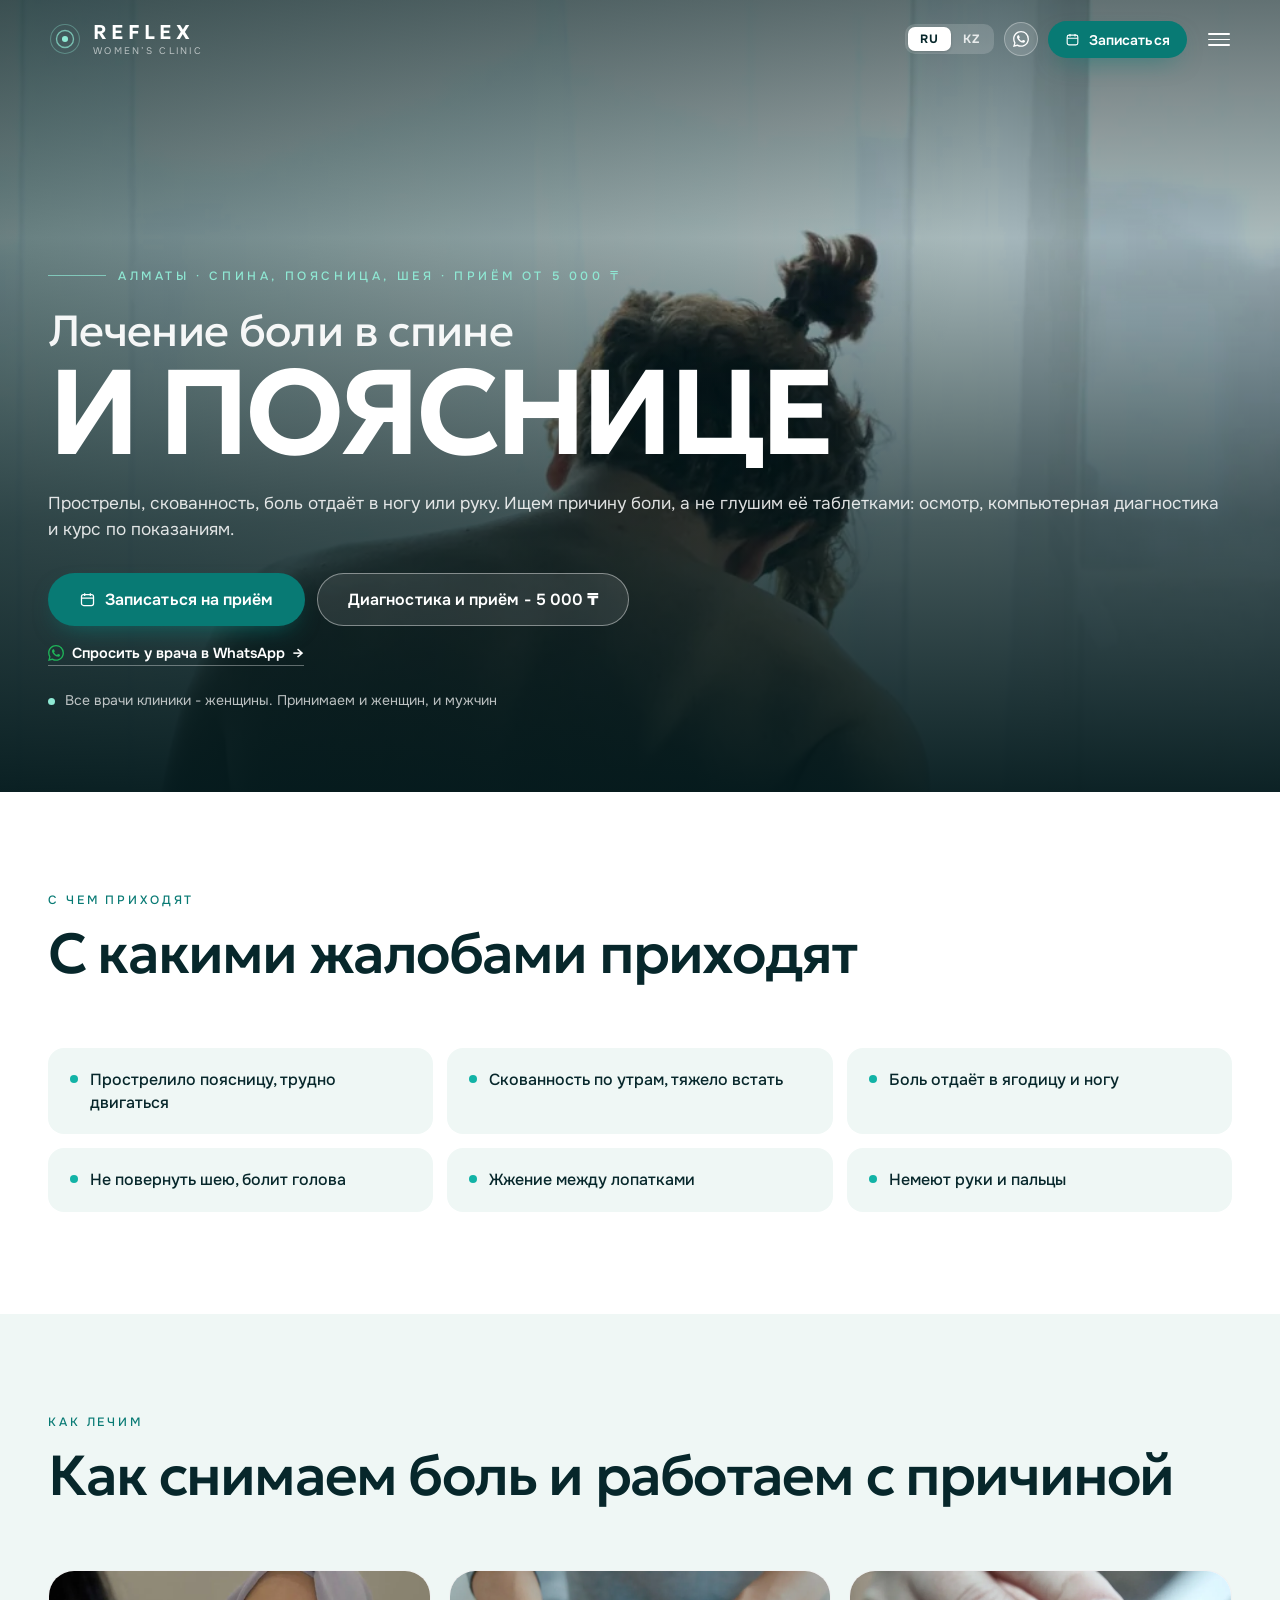
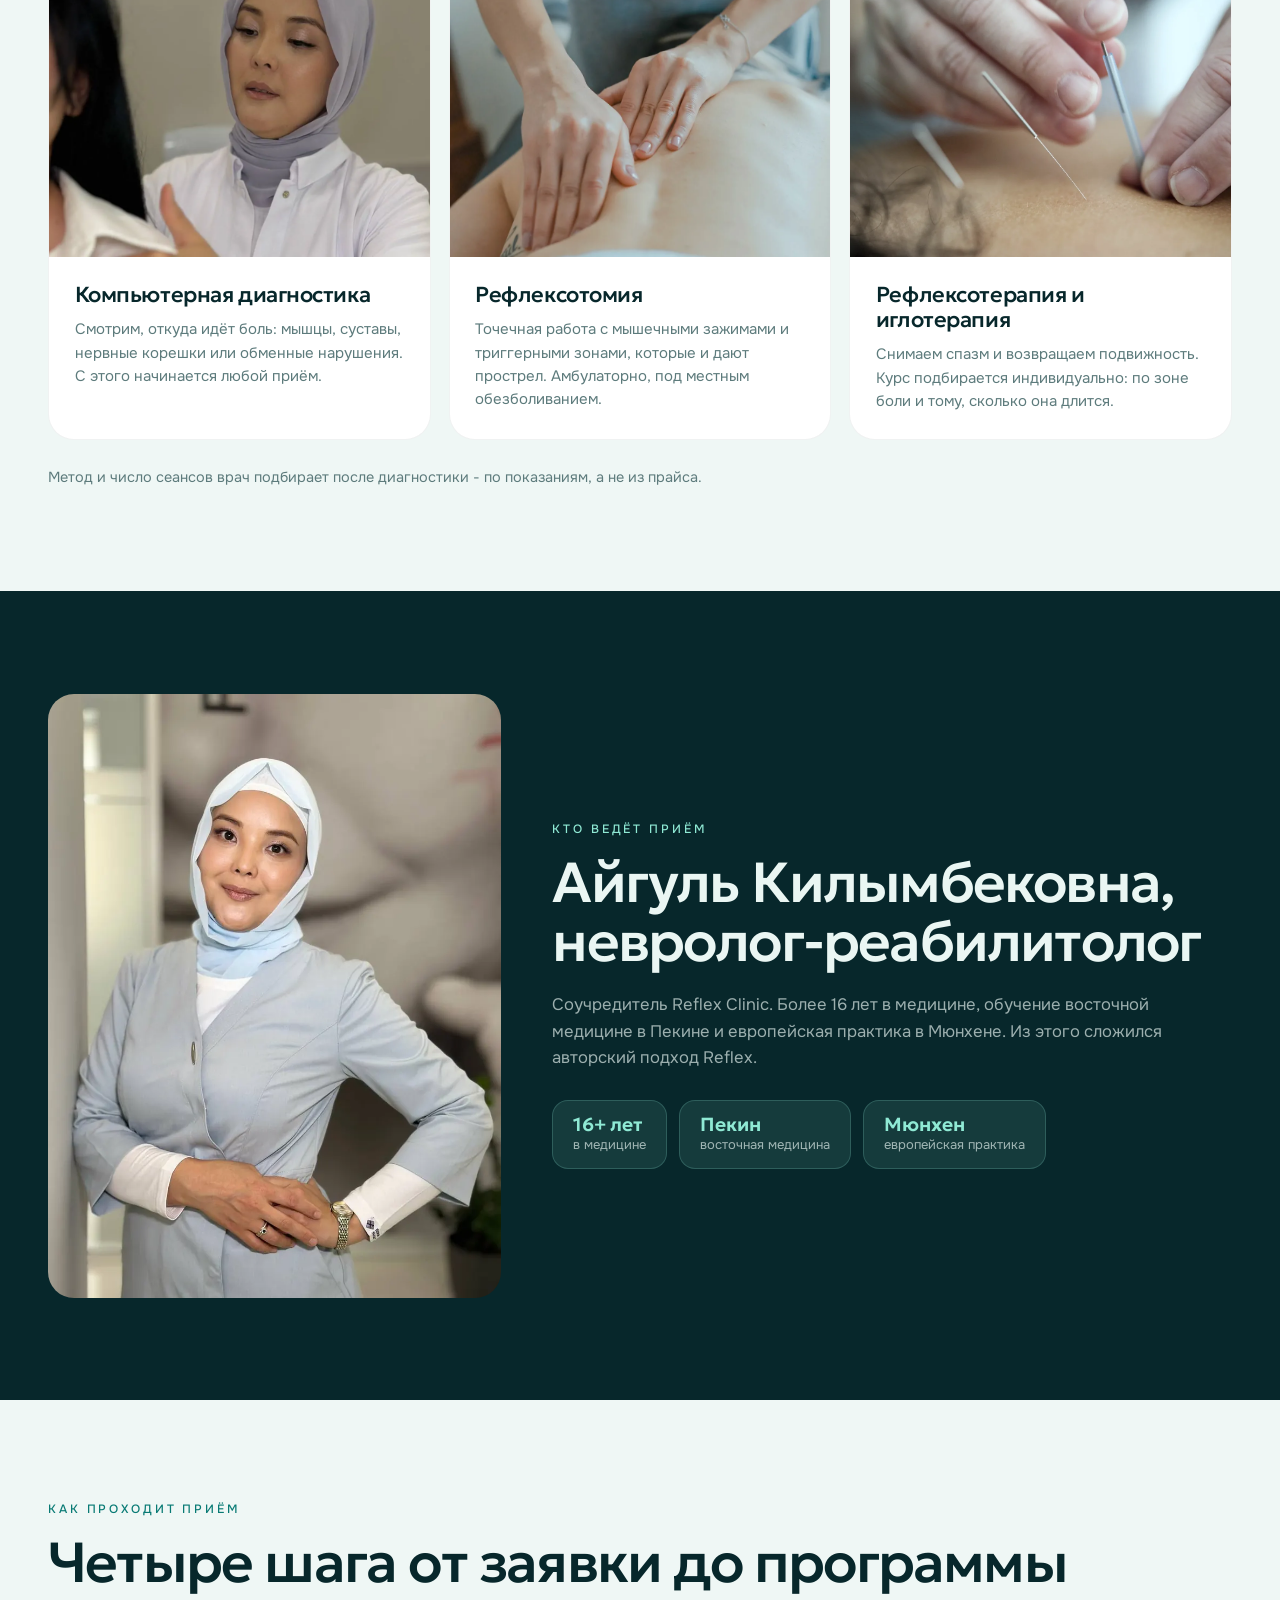
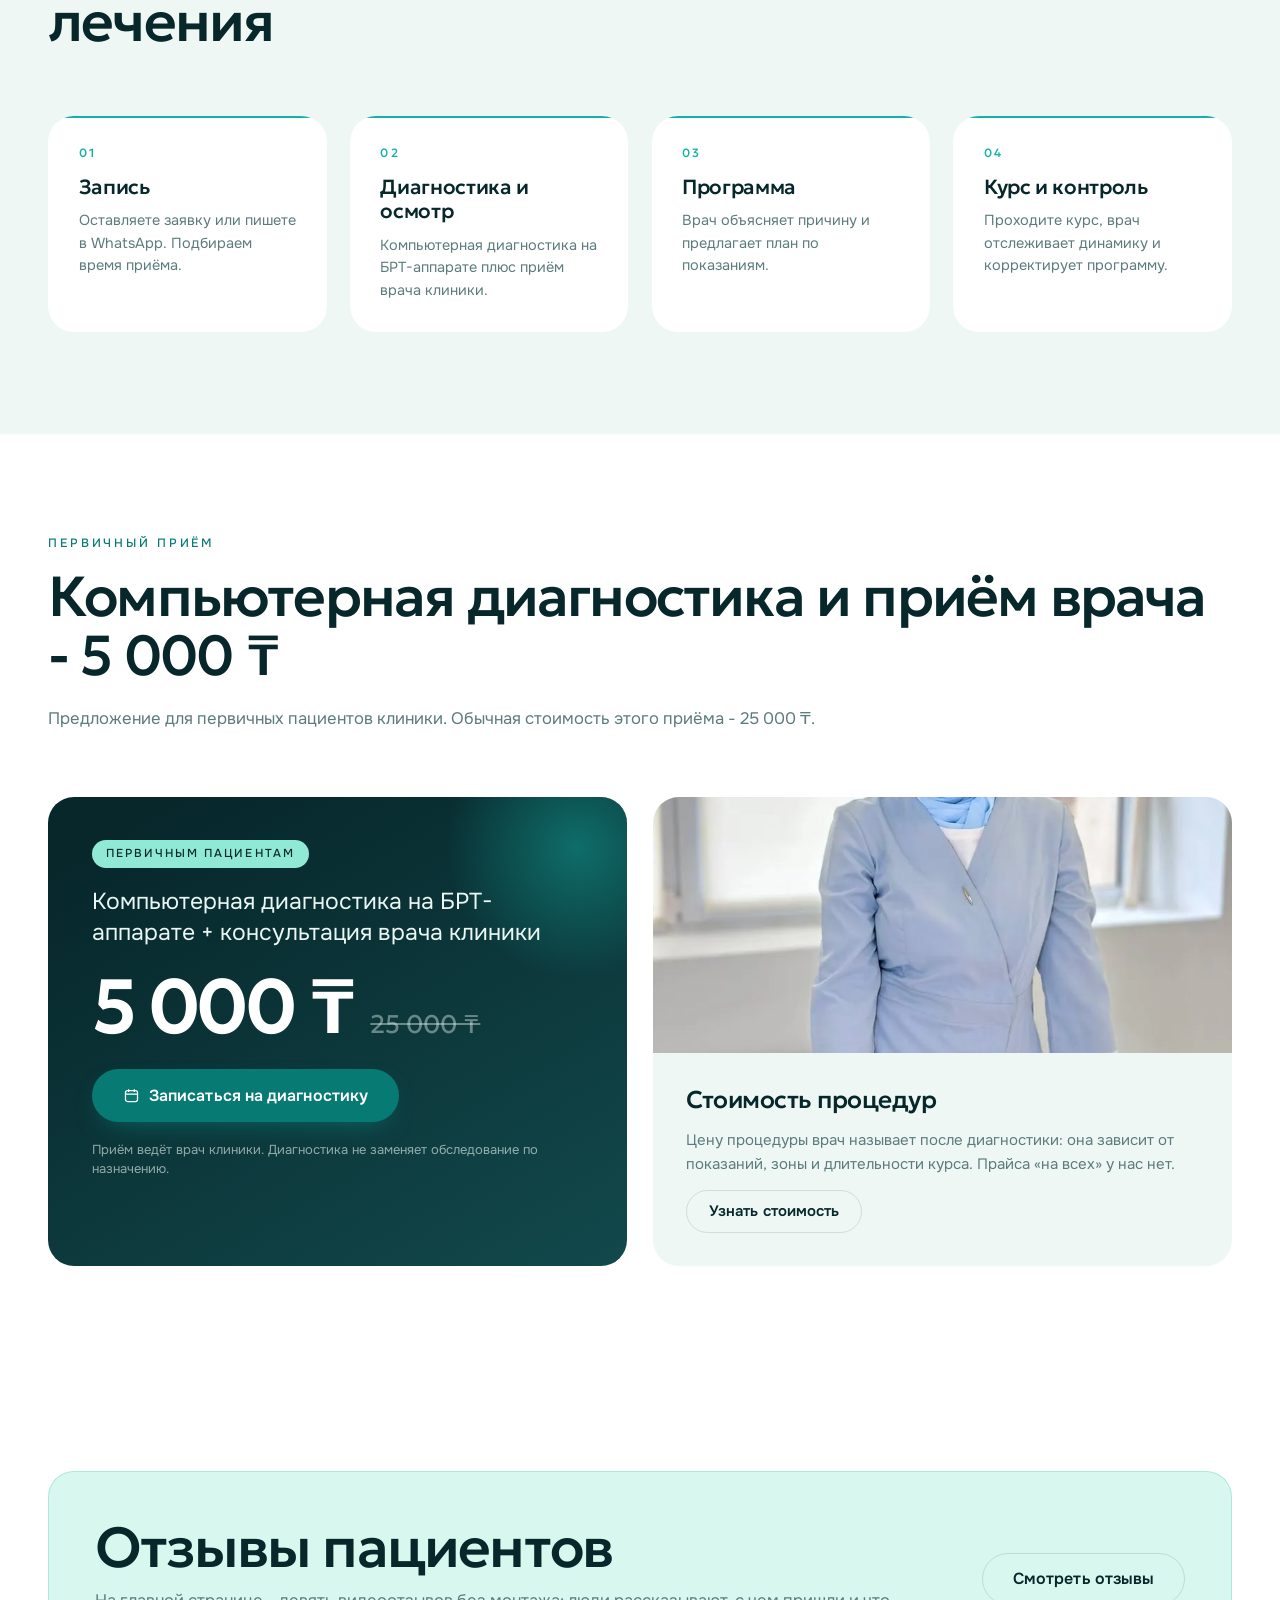
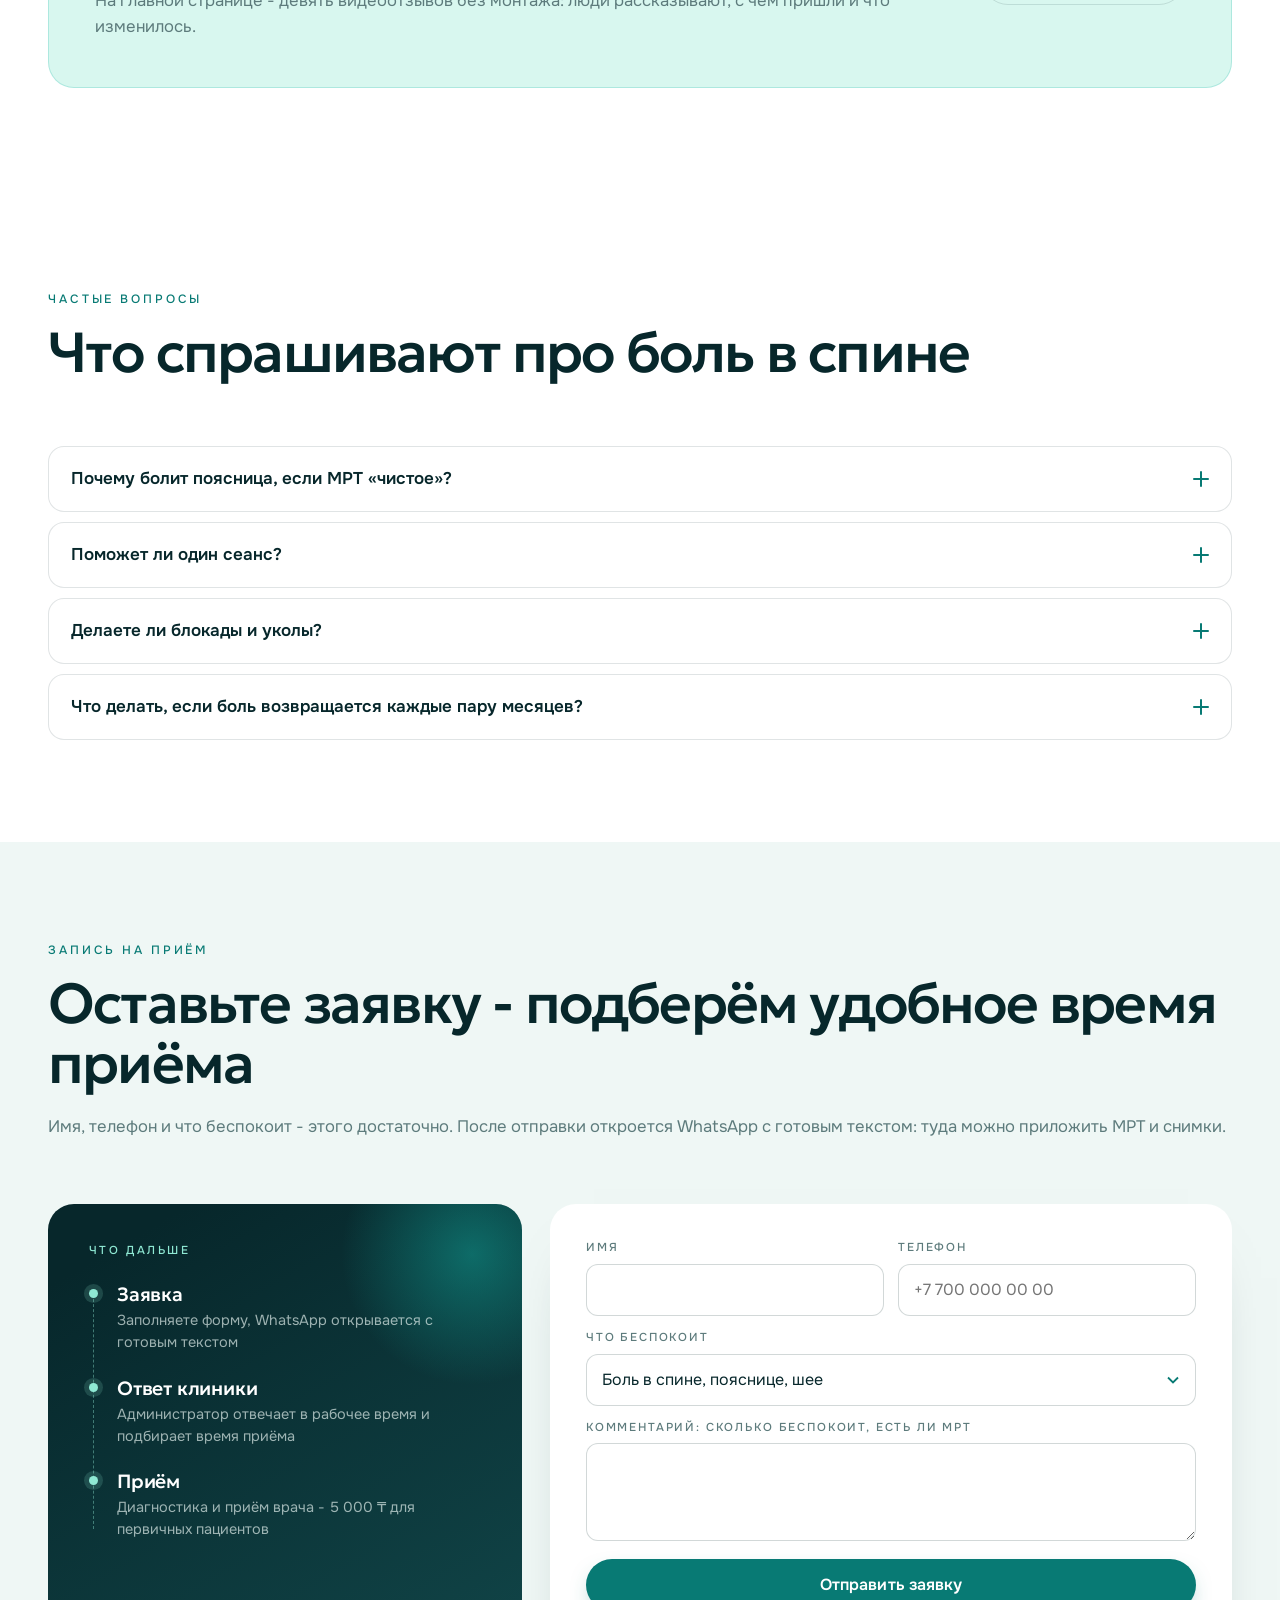
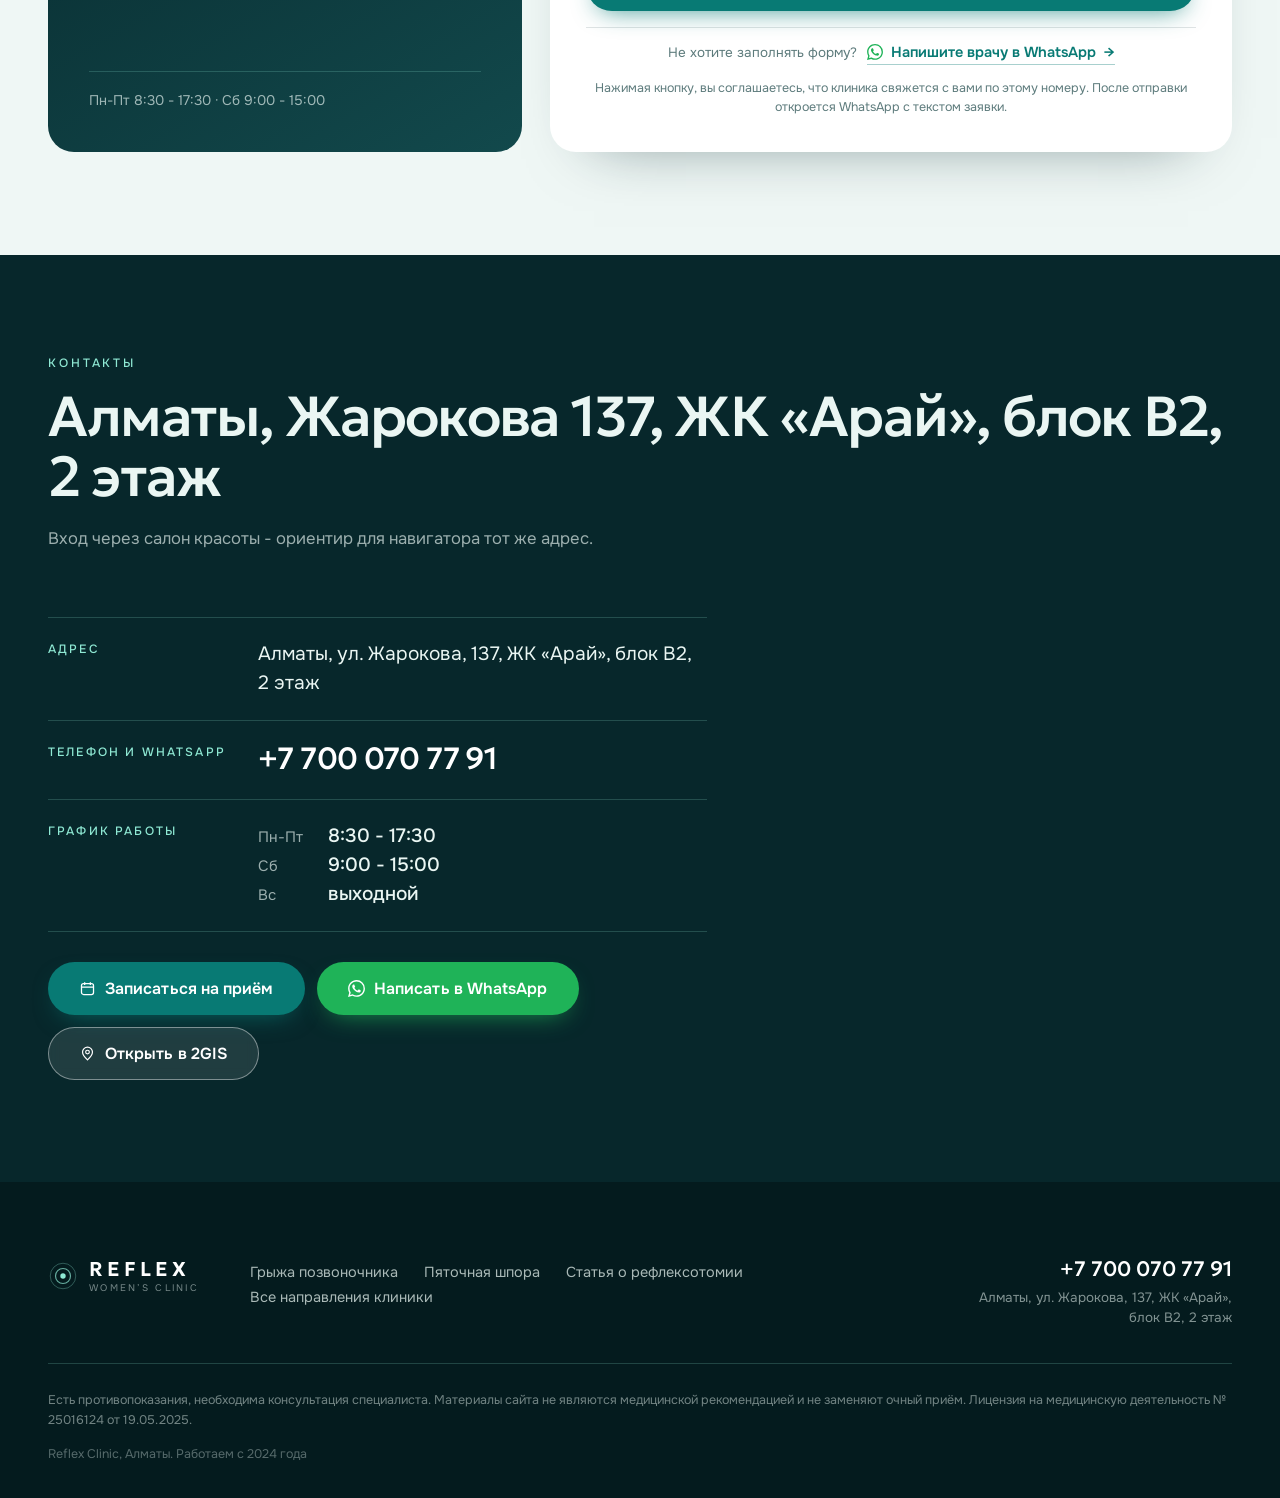
<file: bol-v-spine/index.html>
<!DOCTYPE html>
<html lang="ru">
<head>
<meta charset="UTF-8">
<meta name="viewport" content="width=device-width, initial-scale=1.0">
<title>Лечение боли в спине и пояснице в Алматы - Reflex Clinic</title>
<meta name="description" content="Лечение боли в спине, пояснице и шее в Алматы: прострелы, скованность, боль отдаёт в ногу, немеют пальцы. Рефлексотомия и рефлексотерапия, врач-невролог с опытом 16+ лет. Диагностика и приём - 5 000 ₸.">
<link rel="canonical" href="https://reflex-clinic.kz/bol-v-spine/">
<meta name="theme-color" content="#07272B">
<meta name="format-detection" content="telephone=no">
<meta property="og:type" content="website">
<meta property="og:site_name" content="Reflex Clinic">
<meta property="og:title" content="Лечение боли в спине и пояснице в Алматы - Reflex Clinic">
<meta property="og:description" content="Лечение боли в спине, пояснице и шее в Алматы: прострелы, скованность, боль отдаёт в ногу, немеют пальцы. Рефлексотомия и рефлексотерапия, врач-невролог с опытом 16+ лет. Диагностика и приём - 5 000 ₸">
<meta property="og:url" content="https://reflex-clinic.kz/bol-v-spine/">
<meta property="og:image" content="https://reflex-clinic.kz/assets/og-image.jpg">
<meta property="og:image:width" content="1200">
<meta property="og:image:height" content="630">
<meta property="og:locale" content="ru_RU">
<link rel="icon" href="../favicon.ico" sizes="any">
<link rel="preconnect" href="https://fonts.googleapis.com">
<link rel="preconnect" href="https://fonts.gstatic.com" crossorigin>
<link href="https://fonts.googleapis.com/css2?family=Geologica:wght@300;400;500;600;700&family=Onest:wght@400;500;600;700&display=swap" rel="stylesheet">
<link rel="preload" as="image" href="../assets/back.webp" fetchpriority="high">
<script>
(function () {
  var ID = 'AW-18437797005';
  /* lead - «Контакт» (отправленная заявка), wa - «WhatsApp с сайта» (клик по кнопке) */
  var LABELS = { lead: 'PWQwCJ6ko_EcEI3p6ddE', wa: 'u9JPCLC1gYEdEI3p6ddE' };
  window.gadsConvert = function () {};
  if (!/^AW-\d+$/.test(ID)) return;
  window.dataLayer = window.dataLayer || [];
  function gtag() { dataLayer.push(arguments); }
  window.gtag = gtag;
  gtag('js', new Date());
  gtag('config', ID);
  var s = document.createElement('script');
  s.async = true;
  s.src = 'https://www.googletagmanager.com/gtag/js?id=' + ID;
  document.head.appendChild(s);
  window.gadsConvert = function (kind) {
    if (!LABELS[kind]) return;
    gtag('event', 'conversion', { send_to: ID + '/' + LABELS[kind], value: 1.0, currency: 'USD' });
  };
})();
</script>
<script src="https://lead-bot.sultan-askarov-kz.workers.dev/t.js" data-site="reflexclinic" defer></script>
<link rel="stylesheet" href="../styles.css?v=20260922-1">
<script type="application/ld+json">
{"@context":"https://schema.org","@graph":[
{"@type":"MedicalWebPage","name":"Лечение боли в спине и пояснице в Алматы - Reflex Clinic","url":"https://reflex-clinic.kz/bol-v-spine/","description":"Лечение боли в спине, пояснице и шее в Алматы: прострелы, скованность, боль отдаёт в ногу, немеют пальцы. Рефлексотомия и рефлексотерапия, врач-невролог с опытом 16+ лет. Диагностика и приём - 5 000 ₸.",
 "inLanguage":"ru","about":{"@type":"MedicalCondition","name":"Лечение боли в спине и пояснице"},
 "isPartOf":{"@type":"WebSite","name":"Reflex Clinic","url":"https://reflex-clinic.kz/"}},
{"@type":"MedicalClinic","name":"Reflex Clinic","url":"https://reflex-clinic.kz/","telephone":"+7 700 070 77 91",
 "address":{"@type":"PostalAddress","streetAddress":"ул. Жарокова, 137, ЖК «Арай», блок В2, 2 этаж","addressLocality":"Алматы","addressCountry":"KZ"},
 "openingHoursSpecification":[
  {"@type":"OpeningHoursSpecification","dayOfWeek":["Monday","Tuesday","Wednesday","Thursday","Friday"],"opens":"08:30","closes":"17:30"},
  {"@type":"OpeningHoursSpecification","dayOfWeek":["Saturday"],"opens":"09:00","closes":"15:00"}]},
{"@type":"BreadcrumbList","itemListElement":[
 {"@type":"ListItem","position":1,"name":"Reflex Clinic","item":"https://reflex-clinic.kz/"},
 {"@type":"ListItem","position":2,"name":"Боль в спине и пояснице","item":"https://reflex-clinic.kz/bol-v-spine/"}]},
{"@type":"FAQPage","mainEntity":[{"@type":"Question","name":"Почему болит поясница, если МРТ «чистое»?","acceptedAnswer":{"@type":"Answer","text":"Боль часто даёт не сам диск, а мышцы, суставы позвоночника и нервные корешки вокруг. Поэтому врач смотрит не только снимок, но и то, как вы двигаетесь и где болит при нажатии."}},{"@type":"Question","name":"Поможет ли один сеанс?","acceptedAnswer":{"@type":"Answer","text":"Острую боль часто удаётся заметно уменьшить в первые приёмы, но чтобы она не вернулась, нужен курс. Сколько именно - врач скажет после диагностики."}},{"@type":"Question","name":"Делаете ли блокады и уколы?","acceptedAnswer":{"@type":"Answer","text":"Клиника работает рефлекторными методами: рефлексотомия, рефлексотерапия, иглотерапия. Назначение делает врач на приёме, по показаниям."}},{"@type":"Question","name":"Что делать, если боль возвращается каждые пару месяцев?","acceptedAnswer":{"@type":"Answer","text":"Это повод разобраться с причиной, а не снимать обострение обезболивающим. На приёме смотрим, что именно перегружено, и даём рекомендации на каждый день."}}]}
]}
</script>
</head>
<body id="top" class="page-lp">

<svg width="0" height="0" style="position:absolute" aria-hidden="true">
  <symbol id="ic-wa" viewBox="0 0 24 24"><path fill="currentColor" d="M17.472 14.382c-.297-.149-1.758-.867-2.03-.967-.273-.099-.471-.148-.67.15-.197.297-.767.966-.94 1.164-.173.199-.347.223-.644.075-.297-.15-1.255-.463-2.39-1.475-.883-.788-1.48-1.761-1.653-2.059-.173-.297-.018-.458.13-.606.134-.133.298-.347.446-.52.149-.174.198-.298.298-.497.099-.198.05-.371-.025-.52-.075-.149-.669-1.612-.916-2.207-.242-.579-.487-.5-.669-.51-.173-.008-.371-.01-.57-.01-.198 0-.52.074-.792.372-.272.297-1.04 1.016-1.04 2.479 0 1.462 1.065 2.875 1.213 3.074.149.198 2.096 3.2 5.077 4.487.709.306 1.262.489 1.694.625.712.227 1.36.195 1.871.118.571-.085 1.758-.719 2.006-1.413.248-.694.248-1.289.173-1.413-.074-.124-.272-.198-.57-.347m-5.421 7.403h-.004a9.87 9.87 0 0 1-5.031-1.378l-.361-.214-3.741.982.998-3.648-.235-.374a9.86 9.86 0 0 1-1.51-5.26c.001-5.45 4.436-9.884 9.888-9.884 2.64 0 5.122 1.03 6.988 2.898a9.825 9.825 0 0 1 2.893 6.994c-.003 5.45-4.437 9.884-9.885 9.884m8.413-18.297A11.815 11.815 0 0 0 12.05 0C5.495 0 .16 5.335.157 11.892c0 2.096.547 4.142 1.588 5.945L.057 24l6.305-1.654a11.882 11.882 0 0 0 5.683 1.448h.005c6.554 0 11.89-5.335 11.893-11.893a11.821 11.821 0 0 0-3.48-8.413Z"/></symbol>
  <symbol id="ic-tel" viewBox="0 0 24 24"><path fill="none" stroke="currentColor" stroke-width="1.7" stroke-linecap="round" stroke-linejoin="round" d="M5 3h3.5l1.8 4.4-2.2 1.6a12 12 0 0 0 6.9 6.9l1.6-2.2L21 15.5V19a2 2 0 0 1-2.2 2A17 17 0 0 1 3 5.2 2 2 0 0 1 5 3Z"/></symbol>
  <symbol id="ic-cal" viewBox="0 0 24 24"><path fill="none" stroke="currentColor" stroke-width="1.8" stroke-linecap="round" stroke-linejoin="round" d="M3.5 8.5a3 3 0 0 1 3-3h11a3 3 0 0 1 3 3v9a3 3 0 0 1-3 3h-11a3 3 0 0 1-3-3zM3.5 10h17M8 3v4M16 3v4"/></symbol>
</svg>

<a class="skip" href="#simptomy">Перейти к содержанию</a>

<!-- ================= ШАПКА ================= -->
<header class="hdr" id="hdr">
  <div class="hdr-in">
    <a class="logo" href="../" aria-label="Reflex Clinic, на главную">
      <span class="logo-mark" aria-hidden="true">
        <svg viewBox="0 0 40 40" width="34" height="34"><circle cx="20" cy="20" r="17" fill="none" stroke="currentColor" stroke-width="1.2" opacity=".35"/><circle cx="20" cy="20" r="10" fill="none" stroke="currentColor" stroke-width="1.6" opacity=".7"/><circle cx="20" cy="20" r="3.6" fill="currentColor"/></svg>
      </span>
      <span class="logo-txt">
        <span class="logo-word">REFLEX</span>
        <span class="logo-sub">Women&rsquo;s Clinic</span>
      </span>
    </a>

    <nav class="nav" aria-label="Разделы страницы">
      <a href="#simptomy" data-i="nav_sym">Симптомы</a>
      <a href="#kak-lechim" data-i="nav_how">Как лечим</a>
      <a href="#ceny" data-i="nav_price">Цена</a>
      <a href="#voprosy" data-i="nav_faq">Вопросы</a>
      <a href="../" data-i="nav_all">Все направления</a>
    </nav>

    <div class="hdr-right">
      <div class="lang" role="group" aria-label="Язык сайта">
        <button type="button" class="lang-btn is-active" data-lang="ru" aria-pressed="true" lang="ru">RU</button>
        <button type="button" class="lang-btn" data-lang="kz" aria-pressed="false">KZ</button>
      </div>
      <a class="hdr-ic hdr-ic-wa" href="https://wa.me/77000707791" data-wa="hdr" target="_blank" rel="noopener" aria-label="Написать в WhatsApp">
        <svg width="16" height="16" aria-hidden="true"><use href="#ic-wa"/></svg>
      </a>
      <a class="btn btn-book btn-sm hdr-wa" href="#zapis" data-lead="spina">
        <svg class="ico-cal" viewBox="0 0 24 24" width="15" height="15" fill="none" stroke="currentColor" stroke-width="1.8" aria-hidden="true"><rect x="3.5" y="5" width="17" height="15.5" rx="3"/><path d="M3.5 10h17M8 3v4M16 3v4"/></svg>
        <span data-i="hdr_book">Записаться</span>
      </a>
      <button class="burger" id="burger" type="button" aria-label="Открыть меню" aria-expanded="false" aria-controls="mobnav"><span></span><span></span><span></span></button>
    </div>
  </div>
</header>

<div class="mobnav" id="mobnav" hidden>
  <nav class="mobnav-in" aria-label="Мобильная навигация">
    <a href="#simptomy" data-i="nav_sym">Симптомы</a>
    <a href="#kak-lechim" data-i="nav_how">Как лечим</a>
    <a href="#ceny" data-i="nav_price">Цена</a>
    <a href="#voprosy" data-i="nav_faq">Вопросы</a>
    <a href="#kontakty" data-i="nav_con">Контакты</a>
    <a href="../" data-i="nav_all">Все направления</a>
    <div class="mobnav-foot">
      <a class="btn btn-book" href="#zapis" data-lead="spina"><svg class="ico-cal" viewBox="0 0 24 24" width="16" height="16" fill="none" stroke="currentColor" stroke-width="1.8" aria-hidden="true"><rect x="3.5" y="5" width="17" height="15.5" rx="3"/><path d="M3.5 10h17M8 3v4M16 3v4"/></svg><span data-i="wa_book">Записаться на приём</span></a>
      <div class="mob-quick">
        <a class="mq mq-tel" href="tel:+77000707791"><svg width="17" height="17" aria-hidden="true"><use href="#ic-tel"/></svg><span data-i="q_call">Позвонить</span></a>
        <a class="mq mq-wa" href="https://wa.me/77000707791" data-wa="menu" target="_blank" rel="noopener"><svg width="17" height="17" aria-hidden="true"><use href="#ic-wa"/></svg><span>WhatsApp</span></a>
      </div>
      <p class="mob-tel"><a href="tel:+77000707791">+7 700 070 77 91</a></p>
    </div>
  </nav>
</div>

<!-- ================= ГЕРОЙ ================= -->
<section class="hero hero-lp" aria-label="Лечение боли в спине и пояснице в Алматы">
  <img class="hero-img" src="../assets/back.webp" width="2000" height="1125" alt="Лечение боли в спине и пояснице в клинике Reflex, Алматы" style="--hp:center 30%;--hpm:54% center" fetchpriority="high" decoding="async">
  <div class="hero-shade" aria-hidden="true"></div>

  <div class="hero-in">
    <p class="kicker" data-i="kicker">Алматы · спина, поясница, шея · приём от 5 000 ₸</p>
    <h1 class="hero-h1">
      <span class="h1-a" data-i="h1a">Лечение боли в спине</span>
      <span class="h1-b"><span class="h1-w" data-i="h1b">и пояснице</span></span>
    </h1>
    <p class="hero-lead" data-i="lead">Прострелы, скованность, боль отдаёт в ногу или руку. Ищем причину боли, а не глушим её таблетками: осмотр, компьютерная диагностика и курс по показаниям.</p>
    <div class="hero-cta">
      <a class="btn btn-book btn-lg" href="#zapis" data-lead="spina">
        <svg class="ico-cal" viewBox="0 0 24 24" width="17" height="17" fill="none" stroke="currentColor" stroke-width="1.8" aria-hidden="true"><rect x="3.5" y="5" width="17" height="15.5" rx="3"/><path d="M3.5 10h17M8 3v4M16 3v4"/></svg>
        <span data-i="wa_book">Записаться на приём</span>
      </a>
      <a class="btn btn-ghost btn-lg" href="#ceny"><span data-i="hero_btn2">Диагностика и приём - 5 000 ₸</span></a>
    </div>
    <p class="hero-ask">
      <a class="wa-ask" href="https://wa.me/77000707791" data-wa="hero" target="_blank" rel="noopener">
        <svg width="16" height="16" aria-hidden="true"><use href="#ic-wa"/></svg>
        <span data-i="ask_wa">Спросить у врача в WhatsApp</span>
        <i aria-hidden="true">&rarr;</i>
      </a>
    </p>
    <p class="hero-note"><span class="dot" aria-hidden="true"></span><span data-i="hero_note">Все врачи клиники - женщины. Принимаем и женщин, и мужчин</span></p>
  </div>
</section>

<!-- ================= СИМПТОМЫ ================= -->
<section class="sec" id="simptomy">
  <div class="wrap">
    <div class="head reveal">
      <p class="eyebrow"><span data-i="sym_eye">С чем приходят</span></p>
      <h2 class="h2" data-i="sym_h">С какими жалобами приходят</h2>
    </div>
    <ul class="sym-list"><li class="sym reveal"><i aria-hidden="true"></i><span data-i="sym1">Прострелило поясницу, трудно двигаться</span></li><li class="sym reveal"><i aria-hidden="true"></i><span data-i="sym2">Скованность по утрам, тяжело встать</span></li><li class="sym reveal"><i aria-hidden="true"></i><span data-i="sym3">Боль отдаёт в ягодицу и ногу</span></li><li class="sym reveal"><i aria-hidden="true"></i><span data-i="sym4">Не повернуть шею, болит голова</span></li><li class="sym reveal"><i aria-hidden="true"></i><span data-i="sym5">Жжение между лопатками</span></li><li class="sym reveal"><i aria-hidden="true"></i><span data-i="sym6">Немеют руки и пальцы</span></li></ul>
  </div>
</section>

<!-- ================= КАК ЛЕЧИМ ================= -->
<section class="sec what" id="kak-lechim">
  <div class="wrap">
    <div class="head reveal">
      <p class="eyebrow"><span data-i="how_eye">Как лечим</span></p>
      <h2 class="h2" data-i="how_h">Как снимаем боль и работаем с причиной</h2>
    </div>
    <div class="cards"><article class="card reveal">
        <div class="card-media"><img src="../assets/doc-exam.webp" width="1000" height="750" alt="Осмотр и диагностика при боли в спине, клиника Reflex" loading="lazy" decoding="async"></div>
        <div class="card-body">
          <h3 class="card-h" data-i="how1_h">Компьютерная диагностика</h3>
          <p class="card-p" data-i="how1_p">Смотрим, откуда идёт боль: мышцы, суставы, нервные корешки или обменные нарушения. С этого начинается любой приём.</p>
        </div>
      </article><article class="card reveal">
        <div class="card-media"><img src="../assets/reflexo.webp" width="1000" height="750" alt="Процедура рефлексотомии при боли в спине" loading="lazy" decoding="async"></div>
        <div class="card-body">
          <h3 class="card-h" data-i="how2_h">Рефлексотомия</h3>
          <p class="card-p" data-i="how2_p">Точечная работа с мышечными зажимами и триггерными зонами, которые и дают прострел. Амбулаторно, под местным обезболиванием.</p>
        </div>
      </article><article class="card reveal">
        <div class="card-media"><img src="../assets/needles.webp" width="1000" height="750" alt="Рефлексотерапия при боли в пояснице, Алматы" loading="lazy" decoding="async"></div>
        <div class="card-body">
          <h3 class="card-h" data-i="how3_h">Рефлексотерапия и иглотерапия</h3>
          <p class="card-p" data-i="how3_p">Снимаем спазм и возвращаем подвижность. Курс подбирается индивидуально: по зоне боли и тому, сколько она длится.</p>
        </div>
      </article></div>
    <p class="lp-note" data-i="how_note">Метод и число сеансов врач подбирает после диагностики - по показаниям, а не из прайса.</p>
  </div>
</section>

<!-- ================= ВРАЧ ================= -->
<section class="sec dark lp-doc" id="vrach">
  <div class="wrap">
    <div class="lp-doc-grid">
      <div class="lp-doc-media reveal">
        <img src="../assets/doc-portrait.webp" width="900" height="1200" alt="Айгуль Килымбековна, невролог-реабилитолог, Reflex Clinic Алматы" loading="lazy" decoding="async">
      </div>
      <div class="lp-doc-body reveal">
        <p class="eyebrow"><span data-i="doc_eye">Кто ведёт приём</span></p>
        <h2 class="h2" data-i="doc_h">Айгуль Килымбековна, невролог-реабилитолог</h2>
        <p class="lead" data-i="doc_p">Соучредитель Reflex Clinic. Более 16 лет в медицине, обучение восточной медицине в Пекине и европейская практика в Мюнхене. Из этого сложился авторский подход Reflex.</p>
        <ul class="lp-facts">
          <li><b data-i="doc_f1b">16+ лет</b><span data-i="doc_f1s">в медицине</span></li>
          <li><b data-i="doc_f2b">Пекин</b><span data-i="doc_f2s">восточная медицина</span></li>
          <li><b data-i="doc_f3b">Мюнхен</b><span data-i="doc_f3s">европейская практика</span></li>
        </ul>
      </div>
    </div>
  </div>
</section>

<!-- ================= ШАГИ ================= -->
<section class="sec steps-sec" id="kak-prohodit">
  <div class="wrap">
    <div class="head reveal">
      <p class="eyebrow"><span data-i="st_eye">Как проходит приём</span></p>
      <h2 class="h2" data-i="st_h2">Четыре шага от заявки до программы лечения</h2>
    </div>
    <ol class="steps">
      <li class="step reveal"><span class="step-n">01</span><h3 data-i="st1_h">Запись</h3><p data-i="st1_p">Оставляете заявку или пишете в WhatsApp. Подбираем время приёма.</p></li>
      <li class="step reveal"><span class="step-n">02</span><h3 data-i="st2_h">Диагностика и осмотр</h3><p data-i="st2_p">Компьютерная диагностика на БРТ-аппарате плюс приём врача клиники.</p></li>
      <li class="step reveal"><span class="step-n">03</span><h3 data-i="st3_h">Программа</h3><p data-i="st3_p">Врач объясняет причину и предлагает план по показаниям.</p></li>
      <li class="step reveal"><span class="step-n">04</span><h3 data-i="st4_h">Курс и контроль</h3><p data-i="st4_p">Проходите курс, врач отслеживает динамику и корректирует программу.</p></li>
    </ol>
  </div>
</section>

<!-- ================= ЦЕНА ================= -->
<section class="sec price-sec" id="ceny">
  <div class="wrap">
    <div class="head reveal">
      <p class="eyebrow"><span data-i="pr_eye">Первичный приём</span></p>
      <h2 class="h2" data-i="pr_h2">Компьютерная диагностика и приём врача - 5 000 ₸</h2>
      <p class="lead" data-i="pr_lead">Предложение для первичных пациентов клиники. Обычная стоимость этого приёма - 25 000 ₸.</p>
    </div>
    <div class="price-grid">
      <article class="price-card reveal">
        <span class="price-badge" data-i="pr_badge">Первичным пациентам</span>
        <h3 class="price-h" data-i="pr_h3">Компьютерная диагностика на БРТ-аппарате + консультация врача клиники</h3>
        <p class="price-row"><span class="price-now">5 000 ₸</span><s class="price-old">25 000 ₸</s></p>
        <a class="btn btn-book btn-lg" href="#zapis" data-lead="diag">
          <svg class="ico-cal" viewBox="0 0 24 24" width="17" height="17" fill="none" stroke="currentColor" stroke-width="1.8" aria-hidden="true"><rect x="3.5" y="5" width="17" height="15.5" rx="3"/><path d="M3.5 10h17M8 3v4M16 3v4"/></svg>
          <span data-i="pr_btn">Записаться на диагностику</span>
        </a>
        <p class="price-note" data-i="pr_note">Приём ведёт врач клиники. Диагностика не заменяет обследование по назначению.</p>
      </article>
      <article class="price-side reveal">
        <img class="price-img" src="../assets/doc-room.webp" width="1200" height="800" alt="Кабинет клиники Reflex в Алматы" loading="lazy" decoding="async">
        <div class="price-side-body">
          <h3 class="price-side-h" data-i="pr_s_h">Стоимость процедур</h3>
          <p class="price-side-p" data-i="pr_s_p">Цену процедуры врач называет после диагностики: она зависит от показаний, зоны и длительности курса. Прайса «на всех» у нас нет.</p>
          <a class="btn btn-line" href="#zapis" data-lead="price"><span data-i="pr_s_btn">Узнать стоимость</span></a>
        </div>
      </article>
    </div>
  </div>
</section>

<!-- ================= ОТЗЫВЫ (ведут на главную) ================= -->
<section class="sec lp-rev">
  <div class="wrap">
    <div class="lp-rev-box reveal">
      <div>
        <h2 class="h2" data-i="rev_h">Отзывы пациентов</h2>
        <p class="lead" data-i="rev_p">На главной странице - девять видеоотзывов без монтажа: люди рассказывают, с чем пришли и что изменилось.</p>
      </div>
      <a class="btn btn-line btn-lg" href="../#otzyvy"><span data-i="rev_btn">Смотреть отзывы</span></a>
    </div>
  </div>
</section>

<!-- ================= ВОПРОСЫ ================= -->
<section class="sec faq-sec" id="voprosy">
  <div class="wrap">
    <div class="head reveal">
      <p class="eyebrow"><span data-i="faq_eye">Частые вопросы</span></p>
      <h2 class="h2" data-i="faq_h">Что спрашивают про боль в спине</h2>
    </div>
    <div class="faq"><details class="faq-i reveal"><summary><span data-i="faq1_q">Почему болит поясница, если МРТ «чистое»?</span>
          <i class="faq-x" aria-hidden="true"></i></summary>
        <div class="faq-a" data-i="faq1_a">Боль часто даёт не сам диск, а мышцы, суставы позвоночника и нервные корешки вокруг. Поэтому врач смотрит не только снимок, но и то, как вы двигаетесь и где болит при нажатии.</div></details><details class="faq-i reveal"><summary><span data-i="faq2_q">Поможет ли один сеанс?</span>
          <i class="faq-x" aria-hidden="true"></i></summary>
        <div class="faq-a" data-i="faq2_a">Острую боль часто удаётся заметно уменьшить в первые приёмы, но чтобы она не вернулась, нужен курс. Сколько именно - врач скажет после диагностики.</div></details><details class="faq-i reveal"><summary><span data-i="faq3_q">Делаете ли блокады и уколы?</span>
          <i class="faq-x" aria-hidden="true"></i></summary>
        <div class="faq-a" data-i="faq3_a">Клиника работает рефлекторными методами: рефлексотомия, рефлексотерапия, иглотерапия. Назначение делает врач на приёме, по показаниям.</div></details><details class="faq-i reveal"><summary><span data-i="faq4_q">Что делать, если боль возвращается каждые пару месяцев?</span>
          <i class="faq-x" aria-hidden="true"></i></summary>
        <div class="faq-a" data-i="faq4_a">Это повод разобраться с причиной, а не снимать обострение обезболивающим. На приёме смотрим, что именно перегружено, и даём рекомендации на каждый день.</div></details></div>
  </div>
</section>

<!-- ================= ЗАПИСЬ ================= -->
<section class="sec book" id="zapis">
  <div class="wrap">
    <div class="head reveal">
      <p class="eyebrow"><span data-i="bk_eye">Запись на приём</span></p>
      <h2 class="h2" data-i="bk_h2">Оставьте заявку - подберём удобное время приёма</h2>
      <p class="lead" data-i="bk_lead">Имя, телефон и что беспокоит - этого достаточно. После отправки откроется WhatsApp с готовым текстом: туда можно приложить МРТ и снимки.</p>
    </div>

    <div class="book-grid">
      <aside class="book-info reveal">
        <p class="mini-eye" data-i="bk_next">Что дальше</p>
        <ul class="book-steps">
          <li><b data-i="bk_s1b">Заявка</b><span data-i="bk_s1s">Заполняете форму, WhatsApp открывается с готовым текстом</span></li>
          <li><b data-i="bk_s2b">Ответ клиники</b><span data-i="bk_s2s">Администратор отвечает в рабочее время и подбирает время приёма</span></li>
          <li><b data-i="bk_s3b">Приём</b><span data-i="bk_s3s">Диагностика и приём врача - 5 000 ₸ для первичных пациентов</span></li>
        </ul>
        <p class="book-hours" data-i="bk_hours">Пн-Пт 8:30 - 17:30 · Сб 9:00 - 15:00</p>
      </aside>

      <form class="bform" id="lead-form" novalidate autocomplete="on" aria-label="Запись на приём">
        <div class="bform-row">
          <label><span data-i="fm_name">Имя</span><input type="text" name="name" required maxlength="60" autocomplete="name"></label>
          <label><span data-i="fm_phone">Телефон</span><input type="tel" name="phone" required maxlength="20" inputmode="tel" autocomplete="tel" placeholder="+7 700 000 00 00"></label>
        </div>
        <label><span data-i="fm_reason">Что беспокоит</span>
          <select name="Что беспокоит" id="reason" required>
            <option value="" disabled data-i="fm_pick">Выберите</option>
            <option value="Грыжа или протрузия" data-k="gryzha" data-i="fm_r_gryzha">Грыжа или протрузия</option><option value="Боль в спине, пояснице, шее" data-k="spina" data-i="fm_r_spina" selected>Боль в спине, пояснице, шее</option><option value="Суставы, артроз" data-k="sustavy" data-i="fm_r_sustavy">Суставы, артроз</option><option value="Пяточная шпора" data-k="shpora" data-i="fm_r_shpora">Пяточная шпора</option><option value="Неврология, хроническая боль" data-k="nevro" data-i="fm_r_nevro">Неврология, хроническая боль</option><option value="Снижение веса, обмен веществ" data-k="ves" data-i="fm_r_ves">Снижение веса, обмен веществ</option><option value="Рефлексотомия" data-k="refl" data-i="fm_r_refl">Рефлексотомия</option><option value="Диагностика и приём - 5 000 ₸" data-k="diag" data-i="fm_r_diag">Диагностика и приём - 5 000 ₸</option><option value="Стоимость процедур" data-k="price" data-i="fm_r_price">Стоимость процедур</option><option value="Другой вопрос" data-k="other" data-i="fm_r_other">Другой вопрос</option>
          </select>
        </label>
        <label><span data-i="fm_msg">Комментарий: сколько беспокоит, есть ли МРТ</span><textarea name="msg" rows="3" maxlength="600"></textarea></label>
        <div class="hp" aria-hidden="true"><label>Не заполняйте<input type="text" name="hp_extra" tabindex="-1" autocomplete="off"></label></div>
        <button type="submit" class="btn btn-book btn-lg"><span data-i="fm_send">Отправить заявку</span></button>
        <p class="fm-err" id="fmerr" hidden data-i="fm_err">Укажите имя, телефон (10 цифр после +7) и что беспокоит.</p>
        <p class="fm-ok" id="fmok" hidden data-i="fm_ok">Спасибо! Заявка принята - открываем WhatsApp, сообщение уже готово.</p>
        <p class="fm-or"><span data-i="fm_or">Не хотите заполнять форму?</span>
          <a class="wa-ask" href="https://wa.me/77000707791" data-wa="form" target="_blank" rel="noopener">
            <svg width="16" height="16" aria-hidden="true"><use href="#ic-wa"/></svg>
            <span data-i="fm_wa">Напишите врачу в WhatsApp</span>
            <i aria-hidden="true">&rarr;</i>
          </a>
        </p>
        <p class="fm-note" data-i="fm_note">Нажимая кнопку, вы соглашаетесь, что клиника свяжется с вами по этому номеру. После отправки откроется WhatsApp с текстом заявки.</p>
      </form>
    </div>
  </div>
</section>

<!-- ================= КОНТАКТЫ ================= -->
<section class="sec dark contacts" id="kontakty">
  <div class="wrap">
    <div class="head reveal">
      <p class="eyebrow"><span data-i="ct_eye">Контакты</span></p>
      <h2 class="h2" data-i="ct_h2">Алматы, Жарокова 137, ЖК «Арай», блок В2, 2 этаж</h2>
      <p class="lead" data-i="ct_lead">Вход через салон красоты - ориентир для навигатора тот же адрес.</p>
    </div>
    <div class="ct-grid">
      <div class="ct-main reveal">
        <div class="ct-rows">
          <div class="ct-row">
            <span class="ct-k" data-i="ct_addr">Адрес</span>
            <span class="ct-v" data-i="ct_addr_v">Алматы, ул. Жарокова, 137, ЖК «Арай», блок В2, 2 этаж</span>
          </div>
          <div class="ct-row">
            <span class="ct-k" data-i="ct_phone">Телефон и WhatsApp</span>
            <span class="ct-v"><a class="ct-tel" href="tel:+77000707791">+7 700 070 77 91</a></span>
          </div>
          <div class="ct-row">
            <span class="ct-k" data-i="ct_hours">График работы</span>
            <span class="ct-v">
              <span class="ct-h"><i data-i="ct_d1">Пн-Пт</i><b>8:30 - 17:30</b></span>
              <span class="ct-h"><i data-i="ct_d2">Сб</i><b>9:00 - 15:00</b></span>
              <span class="ct-h"><i data-i="ct_d3">Вс</i><b data-i="ct_d3b">выходной</b></span>
            </span>
          </div>
        </div>
        <div class="ct-btns">
          <a class="btn btn-book btn-lg" href="#zapis" data-lead="spina">
            <svg class="ico-cal" viewBox="0 0 24 24" width="17" height="17" fill="none" stroke="currentColor" stroke-width="1.8" aria-hidden="true"><rect x="3.5" y="5" width="17" height="15.5" rx="3"/><path d="M3.5 10h17M8 3v4M16 3v4"/></svg>
            <span data-i="wa_book">Записаться на приём</span>
          </a>
          <a class="btn btn-wa btn-lg" href="https://wa.me/77000707791" data-wa="contacts" target="_blank" rel="noopener">
            <svg width="17" height="17" aria-hidden="true"><use href="#ic-wa"/></svg>
            <span data-i="ct_wa">Написать в WhatsApp</span>
          </a>
          <a class="btn btn-ghost btn-lg" href="https://2gis.kz/almaty/geo/70000001093104537" target="_blank" rel="noopener">
            <svg viewBox="0 0 24 24" width="17" height="17" fill="none" stroke="currentColor" stroke-width="1.7" aria-hidden="true"><path d="M12 21s7-6.2 7-11a7 7 0 1 0-14 0c0 4.8 7 11 7 11Z"/><circle cx="12" cy="10" r="2.6"/></svg>
            <span data-i="ct_2gis">Открыть в 2GIS</span>
          </a>
        </div>
      </div>
    </div>
  </div>
</section>

<footer class="foot">
  <div class="wrap">
    <div class="foot-top">
      <a class="logo logo-foot" href="../" aria-label="Reflex Clinic, на главную">
        <span class="logo-mark" aria-hidden="true">
          <svg viewBox="0 0 40 40" width="30" height="30"><circle cx="20" cy="20" r="17" fill="none" stroke="currentColor" stroke-width="1.2" opacity=".35"/><circle cx="20" cy="20" r="10" fill="none" stroke="currentColor" stroke-width="1.6" opacity=".7"/><circle cx="20" cy="20" r="3.6" fill="currentColor"/></svg>
        </span>
        <span class="logo-txt"><span class="logo-word">REFLEX</span><span class="logo-sub">Women&rsquo;s Clinic</span></span>
      </a>
      <nav class="foot-nav" aria-label="Навигация в подвале">
        <a href="../gryzha-pozvonochnika/" data-i="oth_gryzha-pozvonochnika">Грыжа позвоночника</a><a href="../pyatochnaya-shpora/" data-i="oth_pyatochnaya-shpora">Пяточная шпора</a>
        <a href="../reflexotomiya.html" data-i="foot_art">Статья о рефлексотомии</a>
        <a href="../" data-i="foot_all">Все направления клиники</a>
      </nav>
      <div class="foot-contacts">
        <a class="foot-tel" href="tel:+77000707791">+7 700 070 77 91</a>
        <span class="foot-addr" data-i="foot_addr">Алматы, ул. Жарокова, 137, ЖК «Арай», блок В2, 2 этаж</span>
      </div>
    </div>
    <div class="foot-bottom">
      <p class="disclaimer" data-i="foot_disc">Есть противопоказания, необходима консультация специалиста. Материалы сайта не являются медицинской рекомендацией и не заменяют очный приём. Лицензия на медицинскую деятельность № 25016124 от 19.05.2025.</p>
      <p class="copy"><span data-i="foot_copy">Reflex Clinic, Алматы. Работаем с 2024 года</span></p>
    </div>
  </div>
</footer>

<div class="sticky-bar" aria-label="Связаться с клиникой">
  <a class="sb sb-tel" href="tel:+77000707791">
    <svg width="18" height="18" aria-hidden="true"><use href="#ic-tel"/></svg>
    <span data-i="sb_call">Позвонить</span>
  </a>
  <a class="sb sb-wa" href="https://wa.me/77000707791" data-wa="bar" target="_blank" rel="noopener">
    <svg width="18" height="18" aria-hidden="true"><use href="#ic-wa"/></svg>
    <span>WhatsApp</span>
  </a>
  <a class="sb sb-book" href="#zapis" data-lead="spina">
    <svg width="18" height="18" aria-hidden="true"><use href="#ic-cal"/></svg>
    <span data-i="sb_book">Записаться</span>
  </a>
</div>

<script src="../script.js?v=20260922-1" data-kk="lp-bol-v-spine-kk.js" defer></script>
<script src="../form.js?v=20260922-1" defer></script>
</body>
</html>
</file>
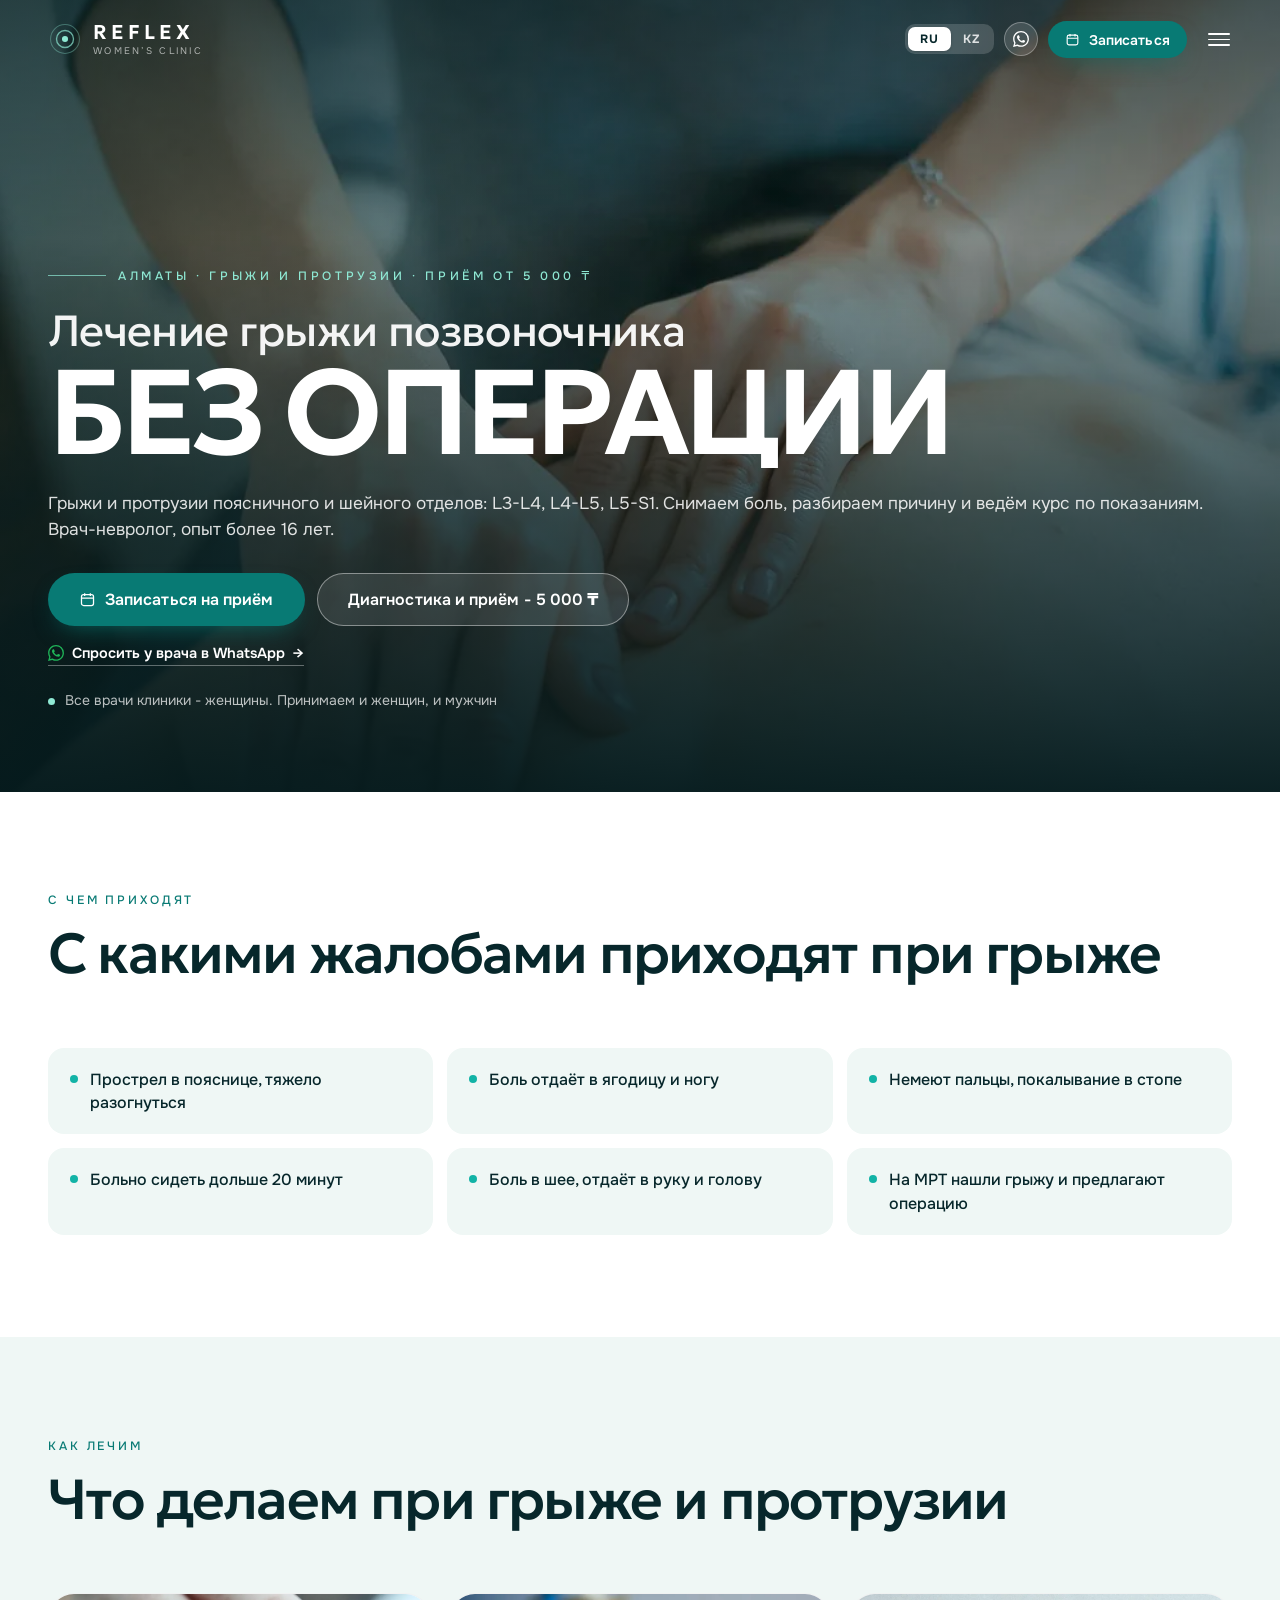
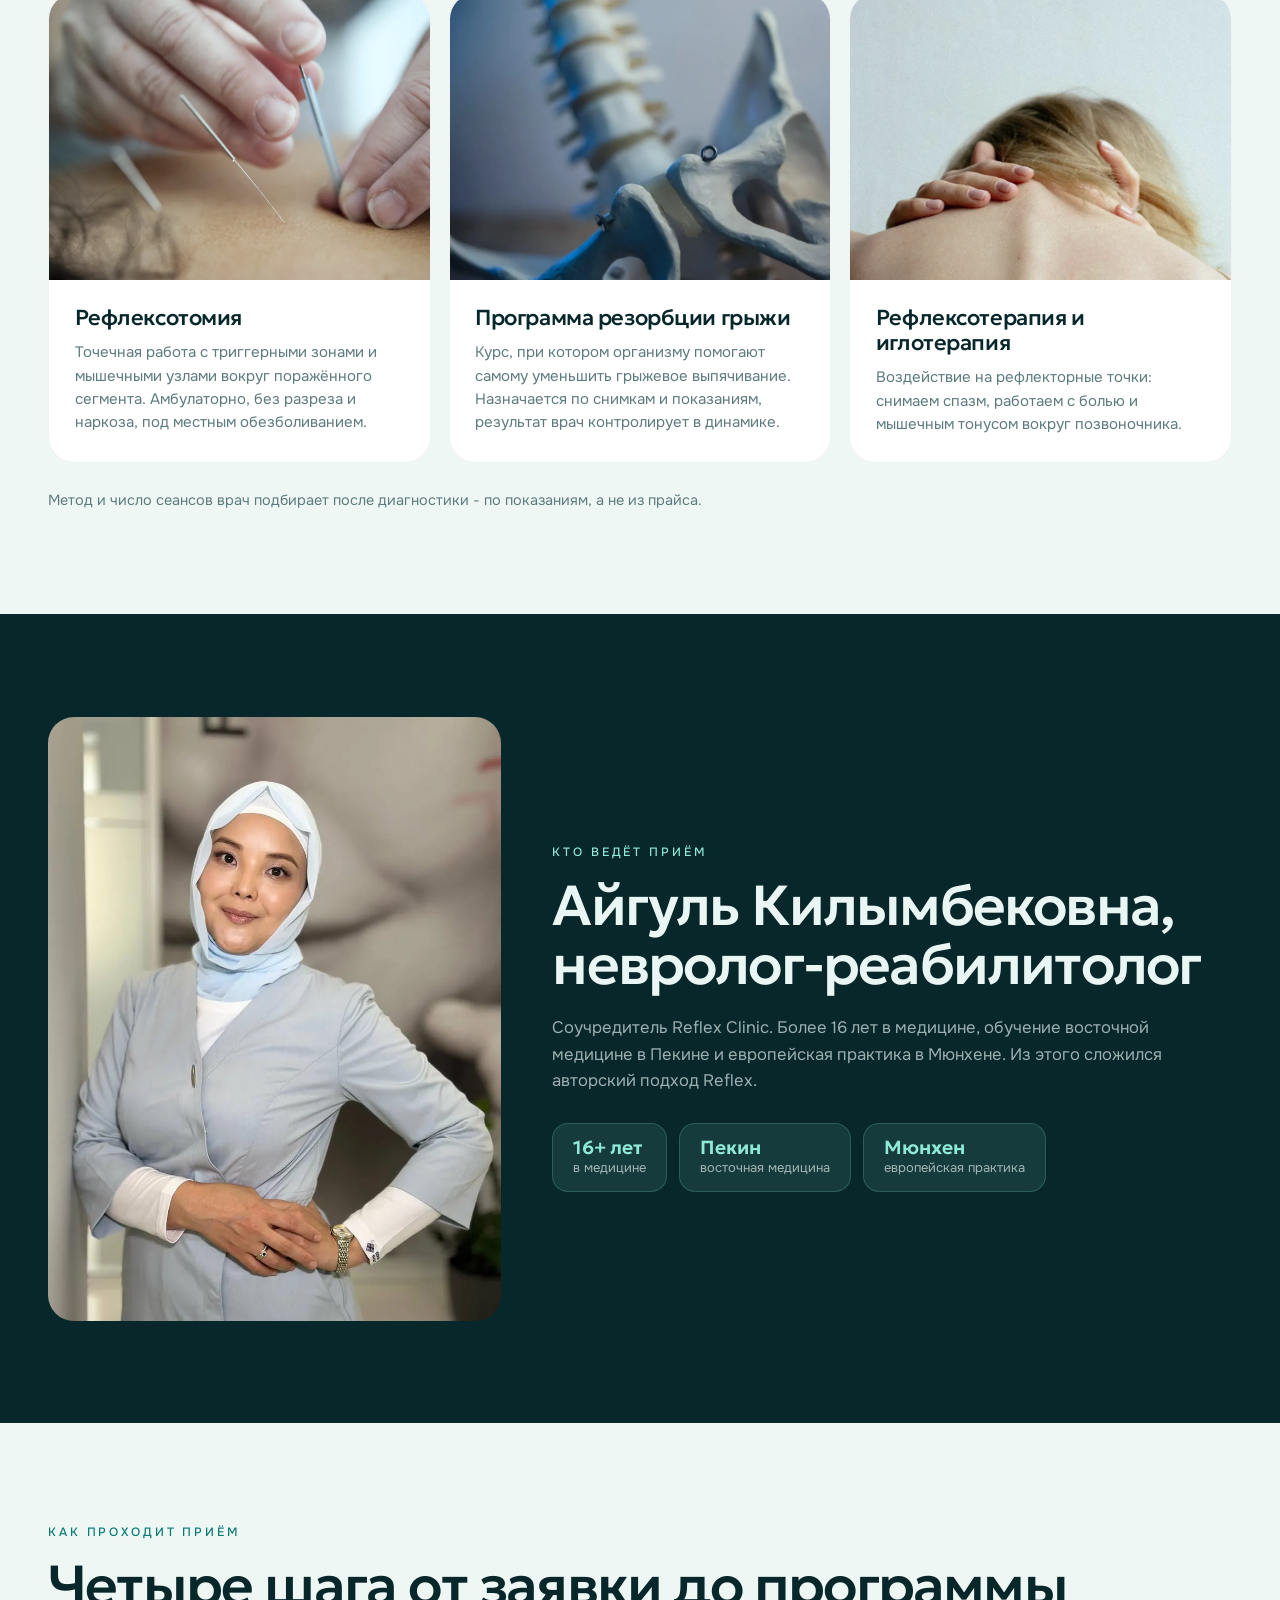
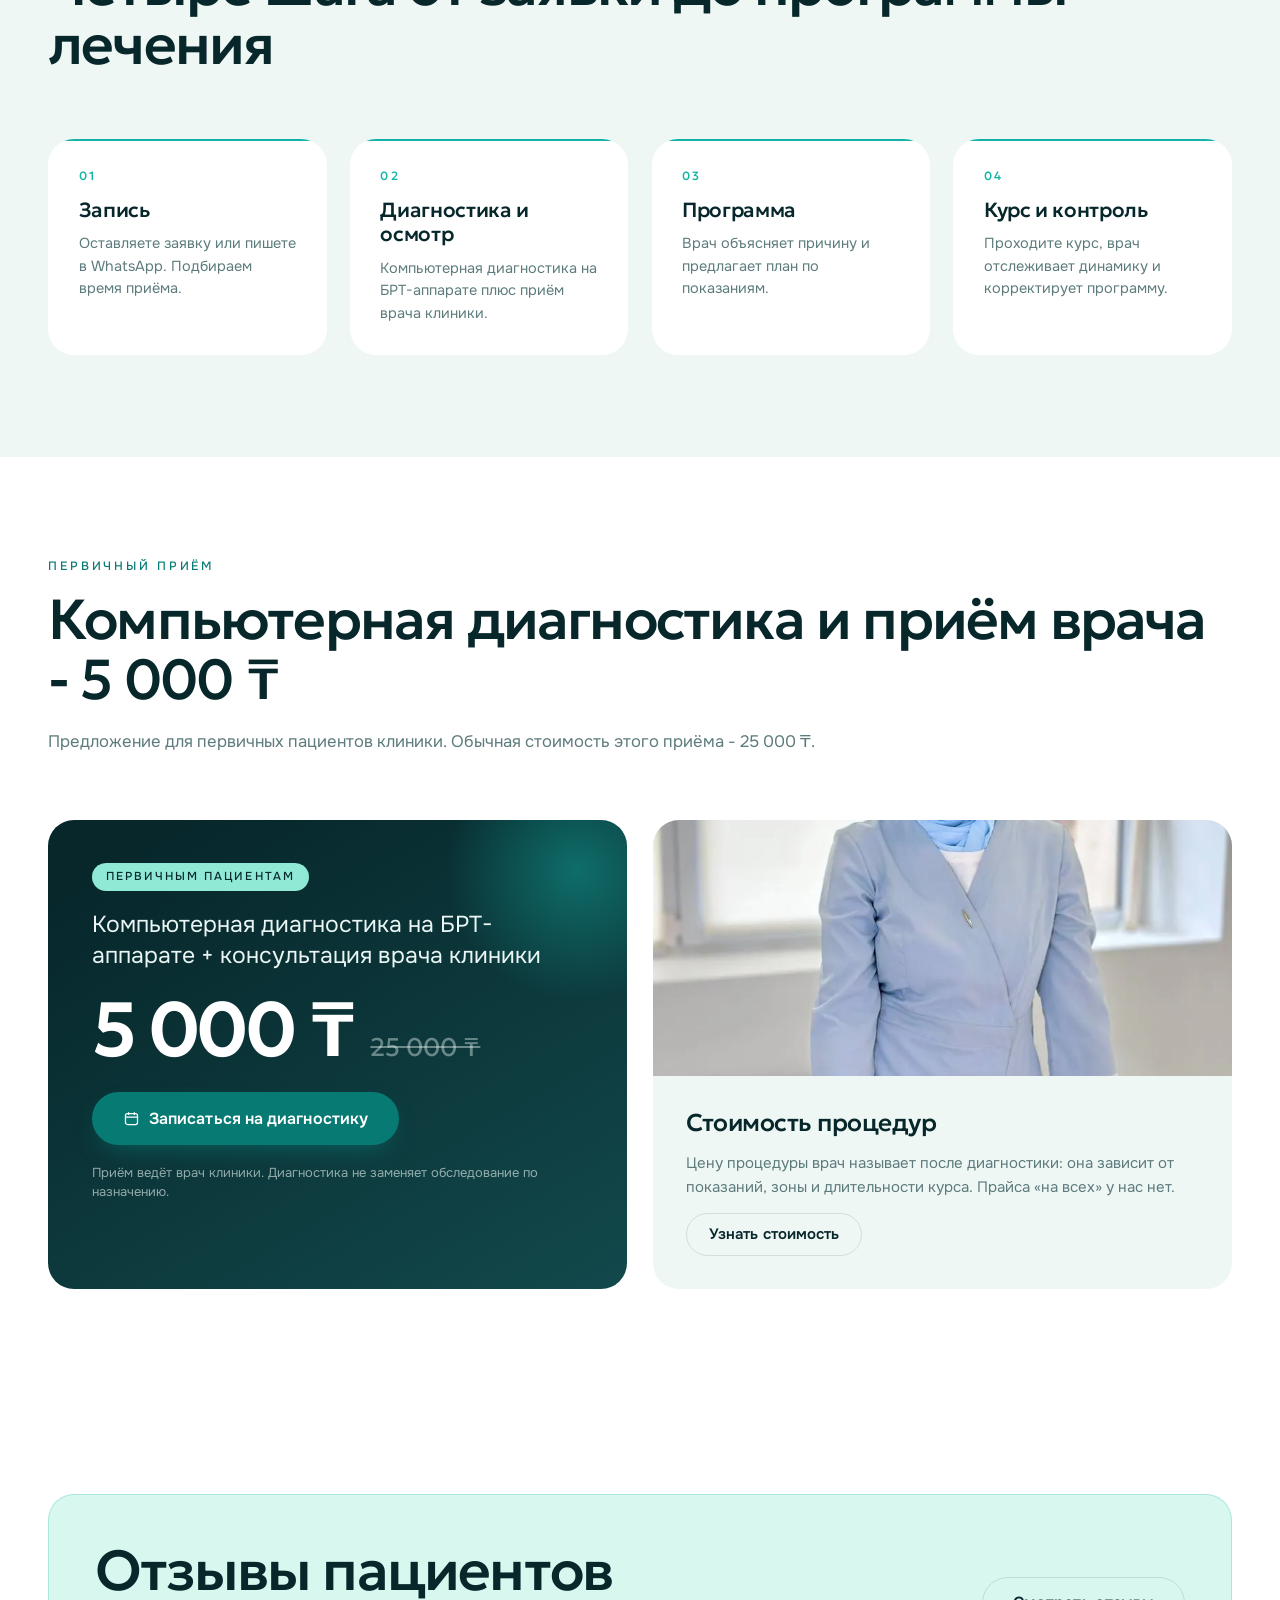
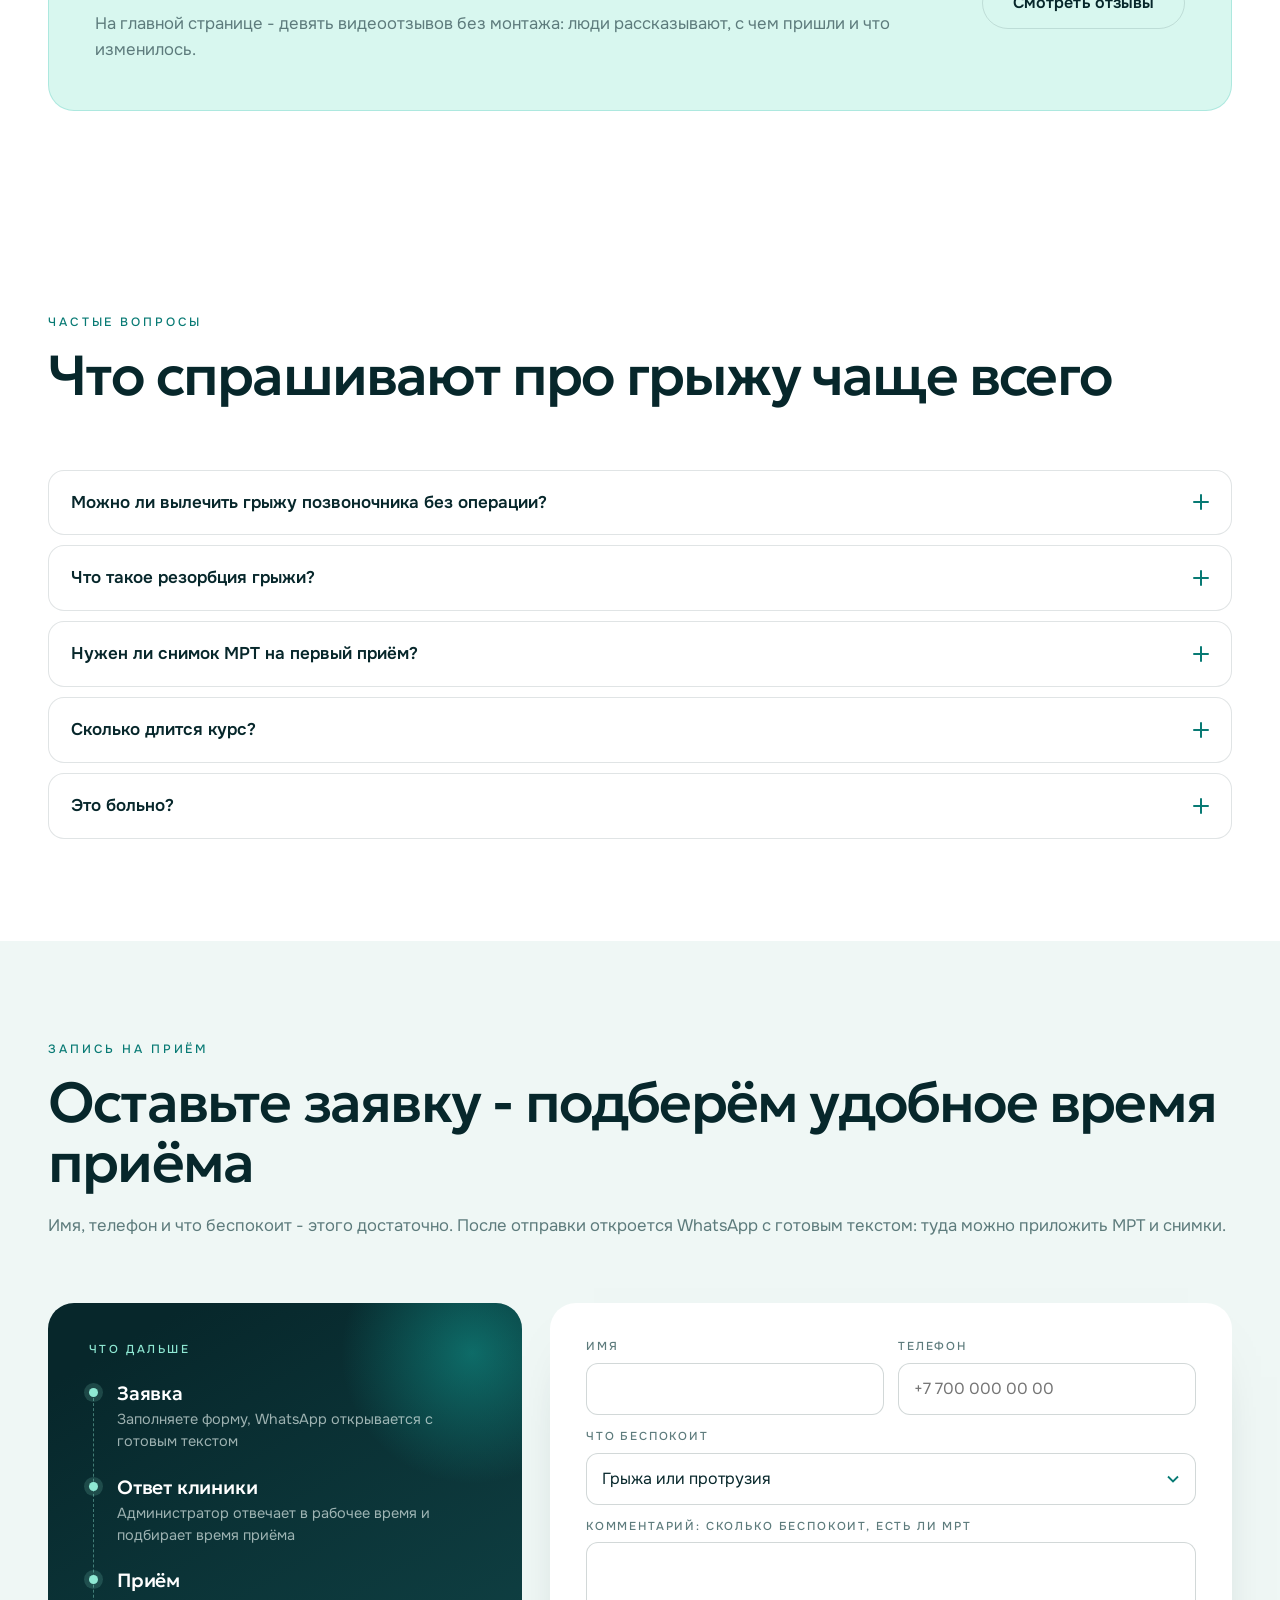
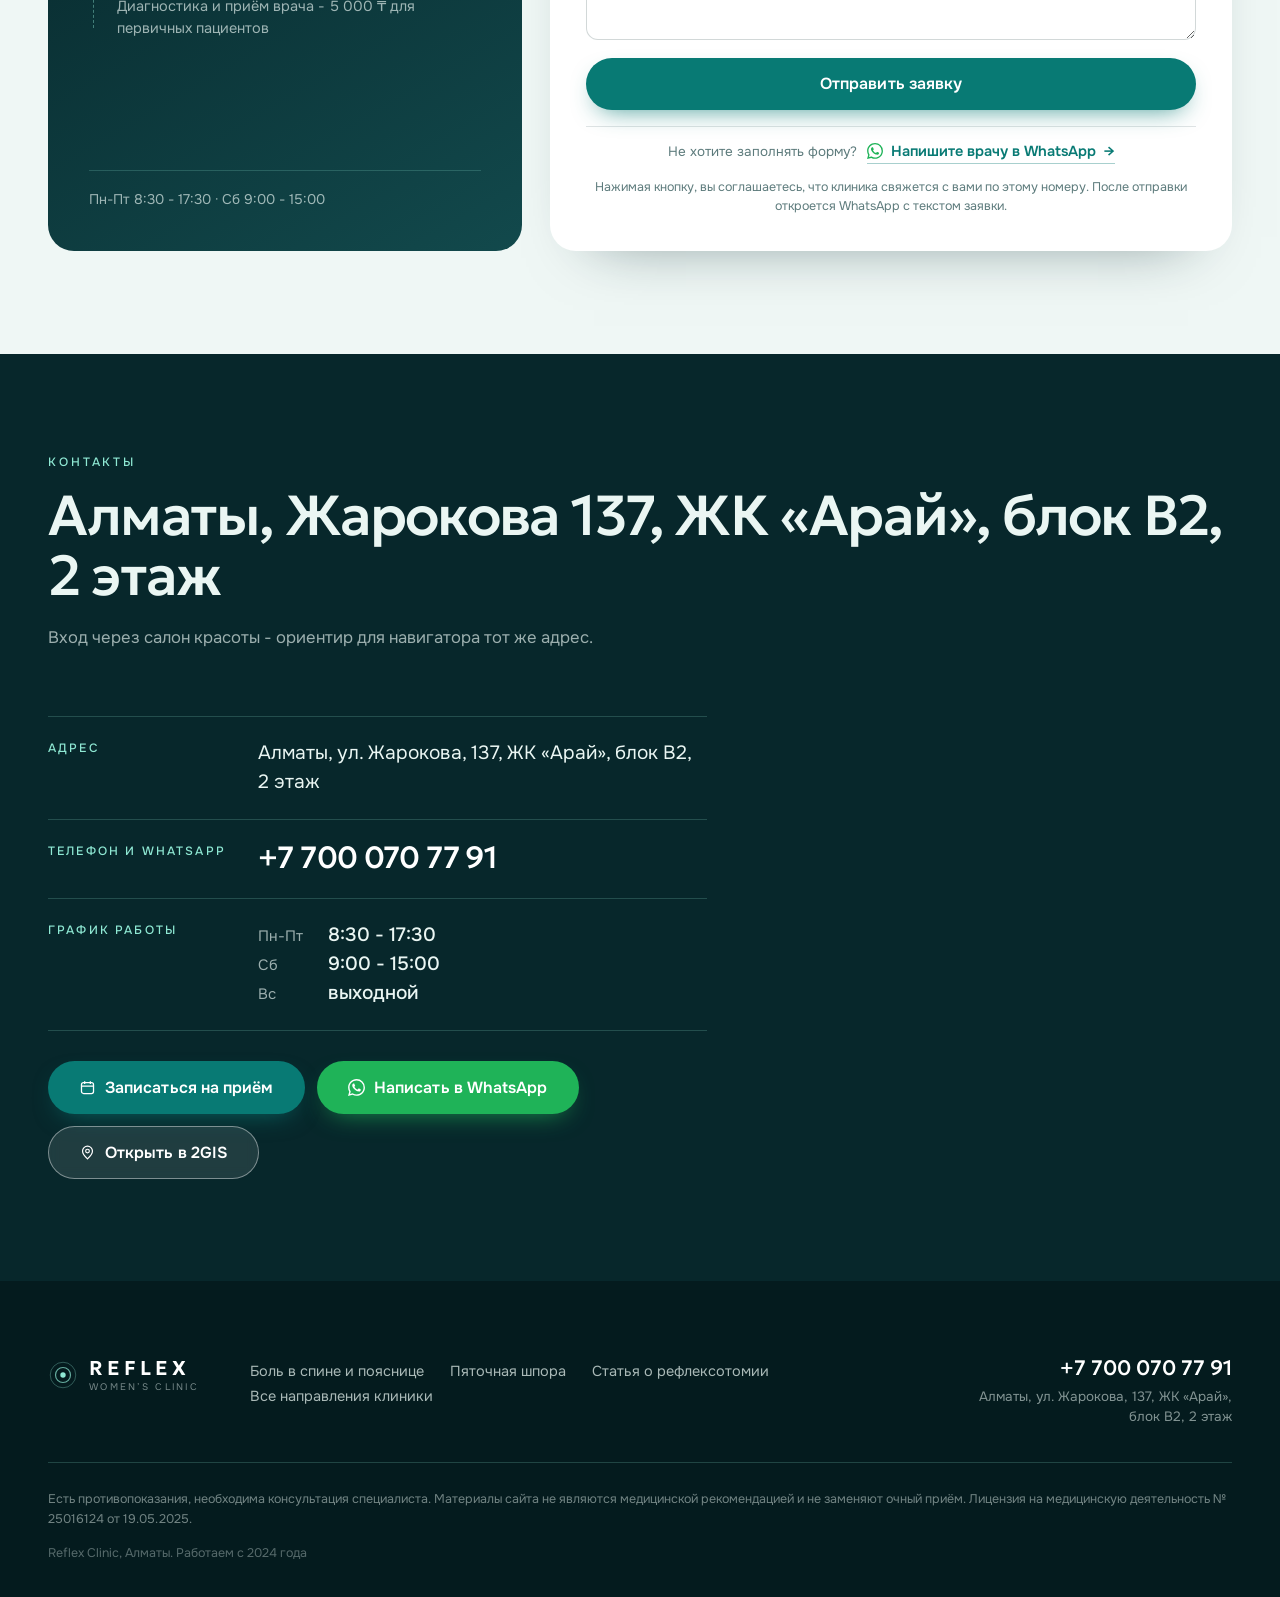
<file: gryzha-pozvonochnika/index.html>
<!DOCTYPE html>
<html lang="ru">
<head>
<meta charset="UTF-8">
<meta name="viewport" content="width=device-width, initial-scale=1.0">
<title>Лечение грыжи позвоночника без операции в Алматы - Reflex Clinic</title>
<meta name="description" content="Лечение межпозвоночной грыжи и протрузии в Алматы без операции: рефлексотомия, рефлексотерапия, программа резорбции. Врач-невролог с опытом 16+ лет. Компьютерная диагностика и приём - 5 000 ₸ вместо 25 000 ₸.">
<link rel="canonical" href="https://reflex-clinic.kz/gryzha-pozvonochnika/">
<meta name="theme-color" content="#07272B">
<meta name="format-detection" content="telephone=no">
<meta property="og:type" content="website">
<meta property="og:site_name" content="Reflex Clinic">
<meta property="og:title" content="Лечение грыжи позвоночника без операции в Алматы - Reflex Clinic">
<meta property="og:description" content="Лечение межпозвоночной грыжи и протрузии в Алматы без операции: рефлексотомия, рефлексотерапия, программа резорбции. Врач-невролог с опытом 16+ лет. Компьютерная диагностика и приём - 5 000 ₸ вместо 2">
<meta property="og:url" content="https://reflex-clinic.kz/gryzha-pozvonochnika/">
<meta property="og:image" content="https://reflex-clinic.kz/assets/og-image.jpg">
<meta property="og:image:width" content="1200">
<meta property="og:image:height" content="630">
<meta property="og:locale" content="ru_RU">
<link rel="icon" href="../favicon.ico" sizes="any">
<link rel="preconnect" href="https://fonts.googleapis.com">
<link rel="preconnect" href="https://fonts.gstatic.com" crossorigin>
<link href="https://fonts.googleapis.com/css2?family=Geologica:wght@300;400;500;600;700&family=Onest:wght@400;500;600;700&display=swap" rel="stylesheet">
<link rel="preload" as="image" href="../assets/reflexo.webp" fetchpriority="high">
<script>
(function () {
  var ID = 'AW-18437797005';
  /* lead - «Контакт» (отправленная заявка), wa - «WhatsApp с сайта» (клик по кнопке) */
  var LABELS = { lead: 'PWQwCJ6ko_EcEI3p6ddE', wa: 'u9JPCLC1gYEdEI3p6ddE' };
  window.gadsConvert = function () {};
  if (!/^AW-\d+$/.test(ID)) return;
  window.dataLayer = window.dataLayer || [];
  function gtag() { dataLayer.push(arguments); }
  window.gtag = gtag;
  gtag('js', new Date());
  gtag('config', ID);
  var s = document.createElement('script');
  s.async = true;
  s.src = 'https://www.googletagmanager.com/gtag/js?id=' + ID;
  document.head.appendChild(s);
  window.gadsConvert = function (kind) {
    if (!LABELS[kind]) return;
    gtag('event', 'conversion', { send_to: ID + '/' + LABELS[kind], value: 1.0, currency: 'USD' });
  };
})();
</script>
<script src="https://lead-bot.sultan-askarov-kz.workers.dev/t.js" data-site="reflexclinic" defer></script>
<link rel="stylesheet" href="../styles.css?v=20260922-1">
<script type="application/ld+json">
{"@context":"https://schema.org","@graph":[
{"@type":"MedicalWebPage","name":"Лечение грыжи позвоночника без операции в Алматы - Reflex Clinic","url":"https://reflex-clinic.kz/gryzha-pozvonochnika/","description":"Лечение межпозвоночной грыжи и протрузии в Алматы без операции: рефлексотомия, рефлексотерапия, программа резорбции. Врач-невролог с опытом 16+ лет. Компьютерная диагностика и приём - 5 000 ₸ вместо 25 000 ₸.",
 "inLanguage":"ru","about":{"@type":"MedicalCondition","name":"Лечение грыжи позвоночника"},
 "isPartOf":{"@type":"WebSite","name":"Reflex Clinic","url":"https://reflex-clinic.kz/"}},
{"@type":"MedicalClinic","name":"Reflex Clinic","url":"https://reflex-clinic.kz/","telephone":"+7 700 070 77 91",
 "address":{"@type":"PostalAddress","streetAddress":"ул. Жарокова, 137, ЖК «Арай», блок В2, 2 этаж","addressLocality":"Алматы","addressCountry":"KZ"},
 "openingHoursSpecification":[
  {"@type":"OpeningHoursSpecification","dayOfWeek":["Monday","Tuesday","Wednesday","Thursday","Friday"],"opens":"08:30","closes":"17:30"},
  {"@type":"OpeningHoursSpecification","dayOfWeek":["Saturday"],"opens":"09:00","closes":"15:00"}]},
{"@type":"BreadcrumbList","itemListElement":[
 {"@type":"ListItem","position":1,"name":"Reflex Clinic","item":"https://reflex-clinic.kz/"},
 {"@type":"ListItem","position":2,"name":"Грыжа позвоночника","item":"https://reflex-clinic.kz/gryzha-pozvonochnika/"}]},
{"@type":"FAQPage","mainEntity":[{"@type":"Question","name":"Можно ли вылечить грыжу позвоночника без операции?","acceptedAnswer":{"@type":"Answer","text":"В большинстве случаев с грыжей и протрузией работают консервативно: снимают боль, убирают спазм и воспаление, ведут курс по показаниям. Решение врач принимает после диагностики и снимков. Есть состояния, при которых операция необходима, - об этом говорим прямо."}},{"@type":"Question","name":"Что такое резорбция грыжи?","acceptedAnswer":{"@type":"Answer","text":"Резорбция - это уменьшение грыжевого выпячивания силами самого организма. Программа помогает этому процессу и назначается по показаниям, а не всем подряд."}},{"@type":"Question","name":"Нужен ли снимок МРТ на первый приём?","acceptedAnswer":{"@type":"Answer","text":"Если снимки есть - возьмите с собой или пришлите в WhatsApp. Если нет, врач начнёт с осмотра и компьютерной диагностики и скажет, нужно ли обследование."}},{"@type":"Question","name":"Сколько длится курс?","acceptedAnswer":{"@type":"Answer","text":"Зависит от стадии, размера грыжи и того, сколько времени болит. Количество сеансов врач называет после диагностики, а не по телефону."}},{"@type":"Question","name":"Это больно?","acceptedAnswer":{"@type":"Answer","text":"Процедуры проходят под местным обезболиванием, без разреза и наркоза. После приёма можно идти домой самостоятельно."}}]}
]}
</script>
</head>
<body id="top" class="page-lp">

<svg width="0" height="0" style="position:absolute" aria-hidden="true">
  <symbol id="ic-wa" viewBox="0 0 24 24"><path fill="currentColor" d="M17.472 14.382c-.297-.149-1.758-.867-2.03-.967-.273-.099-.471-.148-.67.15-.197.297-.767.966-.94 1.164-.173.199-.347.223-.644.075-.297-.15-1.255-.463-2.39-1.475-.883-.788-1.48-1.761-1.653-2.059-.173-.297-.018-.458.13-.606.134-.133.298-.347.446-.52.149-.174.198-.298.298-.497.099-.198.05-.371-.025-.52-.075-.149-.669-1.612-.916-2.207-.242-.579-.487-.5-.669-.51-.173-.008-.371-.01-.57-.01-.198 0-.52.074-.792.372-.272.297-1.04 1.016-1.04 2.479 0 1.462 1.065 2.875 1.213 3.074.149.198 2.096 3.2 5.077 4.487.709.306 1.262.489 1.694.625.712.227 1.36.195 1.871.118.571-.085 1.758-.719 2.006-1.413.248-.694.248-1.289.173-1.413-.074-.124-.272-.198-.57-.347m-5.421 7.403h-.004a9.87 9.87 0 0 1-5.031-1.378l-.361-.214-3.741.982.998-3.648-.235-.374a9.86 9.86 0 0 1-1.51-5.26c.001-5.45 4.436-9.884 9.888-9.884 2.64 0 5.122 1.03 6.988 2.898a9.825 9.825 0 0 1 2.893 6.994c-.003 5.45-4.437 9.884-9.885 9.884m8.413-18.297A11.815 11.815 0 0 0 12.05 0C5.495 0 .16 5.335.157 11.892c0 2.096.547 4.142 1.588 5.945L.057 24l6.305-1.654a11.882 11.882 0 0 0 5.683 1.448h.005c6.554 0 11.89-5.335 11.893-11.893a11.821 11.821 0 0 0-3.48-8.413Z"/></symbol>
  <symbol id="ic-tel" viewBox="0 0 24 24"><path fill="none" stroke="currentColor" stroke-width="1.7" stroke-linecap="round" stroke-linejoin="round" d="M5 3h3.5l1.8 4.4-2.2 1.6a12 12 0 0 0 6.9 6.9l1.6-2.2L21 15.5V19a2 2 0 0 1-2.2 2A17 17 0 0 1 3 5.2 2 2 0 0 1 5 3Z"/></symbol>
  <symbol id="ic-cal" viewBox="0 0 24 24"><path fill="none" stroke="currentColor" stroke-width="1.8" stroke-linecap="round" stroke-linejoin="round" d="M3.5 8.5a3 3 0 0 1 3-3h11a3 3 0 0 1 3 3v9a3 3 0 0 1-3 3h-11a3 3 0 0 1-3-3zM3.5 10h17M8 3v4M16 3v4"/></symbol>
</svg>

<a class="skip" href="#simptomy">Перейти к содержанию</a>

<!-- ================= ШАПКА ================= -->
<header class="hdr" id="hdr">
  <div class="hdr-in">
    <a class="logo" href="../" aria-label="Reflex Clinic, на главную">
      <span class="logo-mark" aria-hidden="true">
        <svg viewBox="0 0 40 40" width="34" height="34"><circle cx="20" cy="20" r="17" fill="none" stroke="currentColor" stroke-width="1.2" opacity=".35"/><circle cx="20" cy="20" r="10" fill="none" stroke="currentColor" stroke-width="1.6" opacity=".7"/><circle cx="20" cy="20" r="3.6" fill="currentColor"/></svg>
      </span>
      <span class="logo-txt">
        <span class="logo-word">REFLEX</span>
        <span class="logo-sub">Women&rsquo;s Clinic</span>
      </span>
    </a>

    <nav class="nav" aria-label="Разделы страницы">
      <a href="#simptomy" data-i="nav_sym">Симптомы</a>
      <a href="#kak-lechim" data-i="nav_how">Как лечим</a>
      <a href="#ceny" data-i="nav_price">Цена</a>
      <a href="#voprosy" data-i="nav_faq">Вопросы</a>
      <a href="../" data-i="nav_all">Все направления</a>
    </nav>

    <div class="hdr-right">
      <div class="lang" role="group" aria-label="Язык сайта">
        <button type="button" class="lang-btn is-active" data-lang="ru" aria-pressed="true" lang="ru">RU</button>
        <button type="button" class="lang-btn" data-lang="kz" aria-pressed="false">KZ</button>
      </div>
      <a class="hdr-ic hdr-ic-wa" href="https://wa.me/77000707791" data-wa="hdr" target="_blank" rel="noopener" aria-label="Написать в WhatsApp">
        <svg width="16" height="16" aria-hidden="true"><use href="#ic-wa"/></svg>
      </a>
      <a class="btn btn-book btn-sm hdr-wa" href="#zapis" data-lead="gryzha">
        <svg class="ico-cal" viewBox="0 0 24 24" width="15" height="15" fill="none" stroke="currentColor" stroke-width="1.8" aria-hidden="true"><rect x="3.5" y="5" width="17" height="15.5" rx="3"/><path d="M3.5 10h17M8 3v4M16 3v4"/></svg>
        <span data-i="hdr_book">Записаться</span>
      </a>
      <button class="burger" id="burger" type="button" aria-label="Открыть меню" aria-expanded="false" aria-controls="mobnav"><span></span><span></span><span></span></button>
    </div>
  </div>
</header>

<div class="mobnav" id="mobnav" hidden>
  <nav class="mobnav-in" aria-label="Мобильная навигация">
    <a href="#simptomy" data-i="nav_sym">Симптомы</a>
    <a href="#kak-lechim" data-i="nav_how">Как лечим</a>
    <a href="#ceny" data-i="nav_price">Цена</a>
    <a href="#voprosy" data-i="nav_faq">Вопросы</a>
    <a href="#kontakty" data-i="nav_con">Контакты</a>
    <a href="../" data-i="nav_all">Все направления</a>
    <div class="mobnav-foot">
      <a class="btn btn-book" href="#zapis" data-lead="gryzha"><svg class="ico-cal" viewBox="0 0 24 24" width="16" height="16" fill="none" stroke="currentColor" stroke-width="1.8" aria-hidden="true"><rect x="3.5" y="5" width="17" height="15.5" rx="3"/><path d="M3.5 10h17M8 3v4M16 3v4"/></svg><span data-i="wa_book">Записаться на приём</span></a>
      <div class="mob-quick">
        <a class="mq mq-tel" href="tel:+77000707791"><svg width="17" height="17" aria-hidden="true"><use href="#ic-tel"/></svg><span data-i="q_call">Позвонить</span></a>
        <a class="mq mq-wa" href="https://wa.me/77000707791" data-wa="menu" target="_blank" rel="noopener"><svg width="17" height="17" aria-hidden="true"><use href="#ic-wa"/></svg><span>WhatsApp</span></a>
      </div>
      <p class="mob-tel"><a href="tel:+77000707791">+7 700 070 77 91</a></p>
    </div>
  </nav>
</div>

<!-- ================= ГЕРОЙ ================= -->
<section class="hero hero-lp" aria-label="Лечение грыжи позвоночника в Алматы">
  <img class="hero-img" src="../assets/reflexo.webp" width="2000" height="1125" alt="Врач клиники Reflex работает со спиной пациента, Алматы" style="--hp:center 38%;--hpm:center 42%" fetchpriority="high" decoding="async">
  <div class="hero-shade" aria-hidden="true"></div>

  <div class="hero-in">
    <p class="kicker" data-i="kicker">Алматы · грыжи и протрузии · приём от 5 000 ₸</p>
    <h1 class="hero-h1">
      <span class="h1-a" data-i="h1a">Лечение грыжи позвоночника</span>
      <span class="h1-b"><span class="h1-w" data-i="h1b">без операции</span></span>
    </h1>
    <p class="hero-lead" data-i="lead">Грыжи и протрузии поясничного и шейного отделов: L3-L4, L4-L5, L5-S1. Снимаем боль, разбираем причину и ведём курс по показаниям. Врач-невролог, опыт более 16 лет.</p>
    <div class="hero-cta">
      <a class="btn btn-book btn-lg" href="#zapis" data-lead="gryzha">
        <svg class="ico-cal" viewBox="0 0 24 24" width="17" height="17" fill="none" stroke="currentColor" stroke-width="1.8" aria-hidden="true"><rect x="3.5" y="5" width="17" height="15.5" rx="3"/><path d="M3.5 10h17M8 3v4M16 3v4"/></svg>
        <span data-i="wa_book">Записаться на приём</span>
      </a>
      <a class="btn btn-ghost btn-lg" href="#ceny"><span data-i="hero_btn2">Диагностика и приём - 5 000 ₸</span></a>
    </div>
    <p class="hero-ask">
      <a class="wa-ask" href="https://wa.me/77000707791" data-wa="hero" target="_blank" rel="noopener">
        <svg width="16" height="16" aria-hidden="true"><use href="#ic-wa"/></svg>
        <span data-i="ask_wa">Спросить у врача в WhatsApp</span>
        <i aria-hidden="true">&rarr;</i>
      </a>
    </p>
    <p class="hero-note"><span class="dot" aria-hidden="true"></span><span data-i="hero_note">Все врачи клиники - женщины. Принимаем и женщин, и мужчин</span></p>
  </div>
</section>

<!-- ================= СИМПТОМЫ ================= -->
<section class="sec" id="simptomy">
  <div class="wrap">
    <div class="head reveal">
      <p class="eyebrow"><span data-i="sym_eye">С чем приходят</span></p>
      <h2 class="h2" data-i="sym_h">С какими жалобами приходят при грыже</h2>
    </div>
    <ul class="sym-list"><li class="sym reveal"><i aria-hidden="true"></i><span data-i="sym1">Прострел в пояснице, тяжело разогнуться</span></li><li class="sym reveal"><i aria-hidden="true"></i><span data-i="sym2">Боль отдаёт в ягодицу и ногу</span></li><li class="sym reveal"><i aria-hidden="true"></i><span data-i="sym3">Немеют пальцы, покалывание в стопе</span></li><li class="sym reveal"><i aria-hidden="true"></i><span data-i="sym4">Больно сидеть дольше 20 минут</span></li><li class="sym reveal"><i aria-hidden="true"></i><span data-i="sym5">Боль в шее, отдаёт в руку и голову</span></li><li class="sym reveal"><i aria-hidden="true"></i><span data-i="sym6">На МРТ нашли грыжу и предлагают операцию</span></li></ul>
  </div>
</section>

<!-- ================= КАК ЛЕЧИМ ================= -->
<section class="sec what" id="kak-lechim">
  <div class="wrap">
    <div class="head reveal">
      <p class="eyebrow"><span data-i="how_eye">Как лечим</span></p>
      <h2 class="h2" data-i="how_h">Что делаем при грыже и протрузии</h2>
    </div>
    <div class="cards"><article class="card reveal">
        <div class="card-media"><img src="../assets/needles.webp" width="1000" height="750" alt="Рефлексотомия в клинике Reflex, Алматы" loading="lazy" decoding="async"></div>
        <div class="card-body">
          <h3 class="card-h" data-i="how1_h">Рефлексотомия</h3>
          <p class="card-p" data-i="how1_p">Точечная работа с триггерными зонами и мышечными узлами вокруг поражённого сегмента. Амбулаторно, без разреза и наркоза, под местным обезболиванием.</p>
        </div>
      </article><article class="card reveal">
        <div class="card-media"><img src="../assets/spine.webp" width="1000" height="750" alt="Модель позвоночника: программа резорбции грыжи" loading="lazy" decoding="async"></div>
        <div class="card-body">
          <h3 class="card-h" data-i="how2_h">Программа резорбции грыжи</h3>
          <p class="card-p" data-i="how2_p">Курс, при котором организму помогают самому уменьшить грыжевое выпячивание. Назначается по снимкам и показаниям, результат врач контролирует в динамике.</p>
        </div>
      </article><article class="card reveal">
        <div class="card-media"><img src="../assets/neck.webp" width="1000" height="750" alt="Рефлексотерапия при грыже позвоночника в Алматы" loading="lazy" decoding="async"></div>
        <div class="card-body">
          <h3 class="card-h" data-i="how3_h">Рефлексотерапия и иглотерапия</h3>
          <p class="card-p" data-i="how3_p">Воздействие на рефлекторные точки: снимаем спазм, работаем с болью и мышечным тонусом вокруг позвоночника.</p>
        </div>
      </article></div>
    <p class="lp-note" data-i="how_note">Метод и число сеансов врач подбирает после диагностики - по показаниям, а не из прайса.</p>
  </div>
</section>

<!-- ================= ВРАЧ ================= -->
<section class="sec dark lp-doc" id="vrach">
  <div class="wrap">
    <div class="lp-doc-grid">
      <div class="lp-doc-media reveal">
        <img src="../assets/doc-portrait.webp" width="900" height="1200" alt="Айгуль Килымбековна, невролог-реабилитолог, Reflex Clinic Алматы" loading="lazy" decoding="async">
      </div>
      <div class="lp-doc-body reveal">
        <p class="eyebrow"><span data-i="doc_eye">Кто ведёт приём</span></p>
        <h2 class="h2" data-i="doc_h">Айгуль Килымбековна, невролог-реабилитолог</h2>
        <p class="lead" data-i="doc_p">Соучредитель Reflex Clinic. Более 16 лет в медицине, обучение восточной медицине в Пекине и европейская практика в Мюнхене. Из этого сложился авторский подход Reflex.</p>
        <ul class="lp-facts">
          <li><b data-i="doc_f1b">16+ лет</b><span data-i="doc_f1s">в медицине</span></li>
          <li><b data-i="doc_f2b">Пекин</b><span data-i="doc_f2s">восточная медицина</span></li>
          <li><b data-i="doc_f3b">Мюнхен</b><span data-i="doc_f3s">европейская практика</span></li>
        </ul>
      </div>
    </div>
  </div>
</section>

<!-- ================= ШАГИ ================= -->
<section class="sec steps-sec" id="kak-prohodit">
  <div class="wrap">
    <div class="head reveal">
      <p class="eyebrow"><span data-i="st_eye">Как проходит приём</span></p>
      <h2 class="h2" data-i="st_h2">Четыре шага от заявки до программы лечения</h2>
    </div>
    <ol class="steps">
      <li class="step reveal"><span class="step-n">01</span><h3 data-i="st1_h">Запись</h3><p data-i="st1_p">Оставляете заявку или пишете в WhatsApp. Подбираем время приёма.</p></li>
      <li class="step reveal"><span class="step-n">02</span><h3 data-i="st2_h">Диагностика и осмотр</h3><p data-i="st2_p">Компьютерная диагностика на БРТ-аппарате плюс приём врача клиники.</p></li>
      <li class="step reveal"><span class="step-n">03</span><h3 data-i="st3_h">Программа</h3><p data-i="st3_p">Врач объясняет причину и предлагает план по показаниям.</p></li>
      <li class="step reveal"><span class="step-n">04</span><h3 data-i="st4_h">Курс и контроль</h3><p data-i="st4_p">Проходите курс, врач отслеживает динамику и корректирует программу.</p></li>
    </ol>
  </div>
</section>

<!-- ================= ЦЕНА ================= -->
<section class="sec price-sec" id="ceny">
  <div class="wrap">
    <div class="head reveal">
      <p class="eyebrow"><span data-i="pr_eye">Первичный приём</span></p>
      <h2 class="h2" data-i="pr_h2">Компьютерная диагностика и приём врача - 5 000 ₸</h2>
      <p class="lead" data-i="pr_lead">Предложение для первичных пациентов клиники. Обычная стоимость этого приёма - 25 000 ₸.</p>
    </div>
    <div class="price-grid">
      <article class="price-card reveal">
        <span class="price-badge" data-i="pr_badge">Первичным пациентам</span>
        <h3 class="price-h" data-i="pr_h3">Компьютерная диагностика на БРТ-аппарате + консультация врача клиники</h3>
        <p class="price-row"><span class="price-now">5 000 ₸</span><s class="price-old">25 000 ₸</s></p>
        <a class="btn btn-book btn-lg" href="#zapis" data-lead="diag">
          <svg class="ico-cal" viewBox="0 0 24 24" width="17" height="17" fill="none" stroke="currentColor" stroke-width="1.8" aria-hidden="true"><rect x="3.5" y="5" width="17" height="15.5" rx="3"/><path d="M3.5 10h17M8 3v4M16 3v4"/></svg>
          <span data-i="pr_btn">Записаться на диагностику</span>
        </a>
        <p class="price-note" data-i="pr_note">Приём ведёт врач клиники. Диагностика не заменяет обследование по назначению.</p>
      </article>
      <article class="price-side reveal">
        <img class="price-img" src="../assets/doc-room.webp" width="1200" height="800" alt="Кабинет клиники Reflex в Алматы" loading="lazy" decoding="async">
        <div class="price-side-body">
          <h3 class="price-side-h" data-i="pr_s_h">Стоимость процедур</h3>
          <p class="price-side-p" data-i="pr_s_p">Цену процедуры врач называет после диагностики: она зависит от показаний, зоны и длительности курса. Прайса «на всех» у нас нет.</p>
          <a class="btn btn-line" href="#zapis" data-lead="price"><span data-i="pr_s_btn">Узнать стоимость</span></a>
        </div>
      </article>
    </div>
  </div>
</section>

<!-- ================= ОТЗЫВЫ (ведут на главную) ================= -->
<section class="sec lp-rev">
  <div class="wrap">
    <div class="lp-rev-box reveal">
      <div>
        <h2 class="h2" data-i="rev_h">Отзывы пациентов</h2>
        <p class="lead" data-i="rev_p">На главной странице - девять видеоотзывов без монтажа: люди рассказывают, с чем пришли и что изменилось.</p>
      </div>
      <a class="btn btn-line btn-lg" href="../#otzyvy"><span data-i="rev_btn">Смотреть отзывы</span></a>
    </div>
  </div>
</section>

<!-- ================= ВОПРОСЫ ================= -->
<section class="sec faq-sec" id="voprosy">
  <div class="wrap">
    <div class="head reveal">
      <p class="eyebrow"><span data-i="faq_eye">Частые вопросы</span></p>
      <h2 class="h2" data-i="faq_h">Что спрашивают про грыжу чаще всего</h2>
    </div>
    <div class="faq"><details class="faq-i reveal"><summary><span data-i="faq1_q">Можно ли вылечить грыжу позвоночника без операции?</span>
          <i class="faq-x" aria-hidden="true"></i></summary>
        <div class="faq-a" data-i="faq1_a">В большинстве случаев с грыжей и протрузией работают консервативно: снимают боль, убирают спазм и воспаление, ведут курс по показаниям. Решение врач принимает после диагностики и снимков. Есть состояния, при которых операция необходима, - об этом говорим прямо.</div></details><details class="faq-i reveal"><summary><span data-i="faq2_q">Что такое резорбция грыжи?</span>
          <i class="faq-x" aria-hidden="true"></i></summary>
        <div class="faq-a" data-i="faq2_a">Резорбция - это уменьшение грыжевого выпячивания силами самого организма. Программа помогает этому процессу и назначается по показаниям, а не всем подряд.</div></details><details class="faq-i reveal"><summary><span data-i="faq3_q">Нужен ли снимок МРТ на первый приём?</span>
          <i class="faq-x" aria-hidden="true"></i></summary>
        <div class="faq-a" data-i="faq3_a">Если снимки есть - возьмите с собой или пришлите в WhatsApp. Если нет, врач начнёт с осмотра и компьютерной диагностики и скажет, нужно ли обследование.</div></details><details class="faq-i reveal"><summary><span data-i="faq4_q">Сколько длится курс?</span>
          <i class="faq-x" aria-hidden="true"></i></summary>
        <div class="faq-a" data-i="faq4_a">Зависит от стадии, размера грыжи и того, сколько времени болит. Количество сеансов врач называет после диагностики, а не по телефону.</div></details><details class="faq-i reveal"><summary><span data-i="faq5_q">Это больно?</span>
          <i class="faq-x" aria-hidden="true"></i></summary>
        <div class="faq-a" data-i="faq5_a">Процедуры проходят под местным обезболиванием, без разреза и наркоза. После приёма можно идти домой самостоятельно.</div></details></div>
  </div>
</section>

<!-- ================= ЗАПИСЬ ================= -->
<section class="sec book" id="zapis">
  <div class="wrap">
    <div class="head reveal">
      <p class="eyebrow"><span data-i="bk_eye">Запись на приём</span></p>
      <h2 class="h2" data-i="bk_h2">Оставьте заявку - подберём удобное время приёма</h2>
      <p class="lead" data-i="bk_lead">Имя, телефон и что беспокоит - этого достаточно. После отправки откроется WhatsApp с готовым текстом: туда можно приложить МРТ и снимки.</p>
    </div>

    <div class="book-grid">
      <aside class="book-info reveal">
        <p class="mini-eye" data-i="bk_next">Что дальше</p>
        <ul class="book-steps">
          <li><b data-i="bk_s1b">Заявка</b><span data-i="bk_s1s">Заполняете форму, WhatsApp открывается с готовым текстом</span></li>
          <li><b data-i="bk_s2b">Ответ клиники</b><span data-i="bk_s2s">Администратор отвечает в рабочее время и подбирает время приёма</span></li>
          <li><b data-i="bk_s3b">Приём</b><span data-i="bk_s3s">Диагностика и приём врача - 5 000 ₸ для первичных пациентов</span></li>
        </ul>
        <p class="book-hours" data-i="bk_hours">Пн-Пт 8:30 - 17:30 · Сб 9:00 - 15:00</p>
      </aside>

      <form class="bform" id="lead-form" novalidate autocomplete="on" aria-label="Запись на приём">
        <div class="bform-row">
          <label><span data-i="fm_name">Имя</span><input type="text" name="name" required maxlength="60" autocomplete="name"></label>
          <label><span data-i="fm_phone">Телефон</span><input type="tel" name="phone" required maxlength="20" inputmode="tel" autocomplete="tel" placeholder="+7 700 000 00 00"></label>
        </div>
        <label><span data-i="fm_reason">Что беспокоит</span>
          <select name="Что беспокоит" id="reason" required>
            <option value="" disabled data-i="fm_pick">Выберите</option>
            <option value="Грыжа или протрузия" data-k="gryzha" data-i="fm_r_gryzha" selected>Грыжа или протрузия</option><option value="Боль в спине, пояснице, шее" data-k="spina" data-i="fm_r_spina">Боль в спине, пояснице, шее</option><option value="Суставы, артроз" data-k="sustavy" data-i="fm_r_sustavy">Суставы, артроз</option><option value="Пяточная шпора" data-k="shpora" data-i="fm_r_shpora">Пяточная шпора</option><option value="Неврология, хроническая боль" data-k="nevro" data-i="fm_r_nevro">Неврология, хроническая боль</option><option value="Снижение веса, обмен веществ" data-k="ves" data-i="fm_r_ves">Снижение веса, обмен веществ</option><option value="Рефлексотомия" data-k="refl" data-i="fm_r_refl">Рефлексотомия</option><option value="Диагностика и приём - 5 000 ₸" data-k="diag" data-i="fm_r_diag">Диагностика и приём - 5 000 ₸</option><option value="Стоимость процедур" data-k="price" data-i="fm_r_price">Стоимость процедур</option><option value="Другой вопрос" data-k="other" data-i="fm_r_other">Другой вопрос</option>
          </select>
        </label>
        <label><span data-i="fm_msg">Комментарий: сколько беспокоит, есть ли МРТ</span><textarea name="msg" rows="3" maxlength="600"></textarea></label>
        <div class="hp" aria-hidden="true"><label>Не заполняйте<input type="text" name="hp_extra" tabindex="-1" autocomplete="off"></label></div>
        <button type="submit" class="btn btn-book btn-lg"><span data-i="fm_send">Отправить заявку</span></button>
        <p class="fm-err" id="fmerr" hidden data-i="fm_err">Укажите имя, телефон (10 цифр после +7) и что беспокоит.</p>
        <p class="fm-ok" id="fmok" hidden data-i="fm_ok">Спасибо! Заявка принята - открываем WhatsApp, сообщение уже готово.</p>
        <p class="fm-or"><span data-i="fm_or">Не хотите заполнять форму?</span>
          <a class="wa-ask" href="https://wa.me/77000707791" data-wa="form" target="_blank" rel="noopener">
            <svg width="16" height="16" aria-hidden="true"><use href="#ic-wa"/></svg>
            <span data-i="fm_wa">Напишите врачу в WhatsApp</span>
            <i aria-hidden="true">&rarr;</i>
          </a>
        </p>
        <p class="fm-note" data-i="fm_note">Нажимая кнопку, вы соглашаетесь, что клиника свяжется с вами по этому номеру. После отправки откроется WhatsApp с текстом заявки.</p>
      </form>
    </div>
  </div>
</section>

<!-- ================= КОНТАКТЫ ================= -->
<section class="sec dark contacts" id="kontakty">
  <div class="wrap">
    <div class="head reveal">
      <p class="eyebrow"><span data-i="ct_eye">Контакты</span></p>
      <h2 class="h2" data-i="ct_h2">Алматы, Жарокова 137, ЖК «Арай», блок В2, 2 этаж</h2>
      <p class="lead" data-i="ct_lead">Вход через салон красоты - ориентир для навигатора тот же адрес.</p>
    </div>
    <div class="ct-grid">
      <div class="ct-main reveal">
        <div class="ct-rows">
          <div class="ct-row">
            <span class="ct-k" data-i="ct_addr">Адрес</span>
            <span class="ct-v" data-i="ct_addr_v">Алматы, ул. Жарокова, 137, ЖК «Арай», блок В2, 2 этаж</span>
          </div>
          <div class="ct-row">
            <span class="ct-k" data-i="ct_phone">Телефон и WhatsApp</span>
            <span class="ct-v"><a class="ct-tel" href="tel:+77000707791">+7 700 070 77 91</a></span>
          </div>
          <div class="ct-row">
            <span class="ct-k" data-i="ct_hours">График работы</span>
            <span class="ct-v">
              <span class="ct-h"><i data-i="ct_d1">Пн-Пт</i><b>8:30 - 17:30</b></span>
              <span class="ct-h"><i data-i="ct_d2">Сб</i><b>9:00 - 15:00</b></span>
              <span class="ct-h"><i data-i="ct_d3">Вс</i><b data-i="ct_d3b">выходной</b></span>
            </span>
          </div>
        </div>
        <div class="ct-btns">
          <a class="btn btn-book btn-lg" href="#zapis" data-lead="gryzha">
            <svg class="ico-cal" viewBox="0 0 24 24" width="17" height="17" fill="none" stroke="currentColor" stroke-width="1.8" aria-hidden="true"><rect x="3.5" y="5" width="17" height="15.5" rx="3"/><path d="M3.5 10h17M8 3v4M16 3v4"/></svg>
            <span data-i="wa_book">Записаться на приём</span>
          </a>
          <a class="btn btn-wa btn-lg" href="https://wa.me/77000707791" data-wa="contacts" target="_blank" rel="noopener">
            <svg width="17" height="17" aria-hidden="true"><use href="#ic-wa"/></svg>
            <span data-i="ct_wa">Написать в WhatsApp</span>
          </a>
          <a class="btn btn-ghost btn-lg" href="https://2gis.kz/almaty/geo/70000001093104537" target="_blank" rel="noopener">
            <svg viewBox="0 0 24 24" width="17" height="17" fill="none" stroke="currentColor" stroke-width="1.7" aria-hidden="true"><path d="M12 21s7-6.2 7-11a7 7 0 1 0-14 0c0 4.8 7 11 7 11Z"/><circle cx="12" cy="10" r="2.6"/></svg>
            <span data-i="ct_2gis">Открыть в 2GIS</span>
          </a>
        </div>
      </div>
    </div>
  </div>
</section>

<footer class="foot">
  <div class="wrap">
    <div class="foot-top">
      <a class="logo logo-foot" href="../" aria-label="Reflex Clinic, на главную">
        <span class="logo-mark" aria-hidden="true">
          <svg viewBox="0 0 40 40" width="30" height="30"><circle cx="20" cy="20" r="17" fill="none" stroke="currentColor" stroke-width="1.2" opacity=".35"/><circle cx="20" cy="20" r="10" fill="none" stroke="currentColor" stroke-width="1.6" opacity=".7"/><circle cx="20" cy="20" r="3.6" fill="currentColor"/></svg>
        </span>
        <span class="logo-txt"><span class="logo-word">REFLEX</span><span class="logo-sub">Women&rsquo;s Clinic</span></span>
      </a>
      <nav class="foot-nav" aria-label="Навигация в подвале">
        <a href="../bol-v-spine/" data-i="oth_bol-v-spine">Боль в спине и пояснице</a><a href="../pyatochnaya-shpora/" data-i="oth_pyatochnaya-shpora">Пяточная шпора</a>
        <a href="../reflexotomiya.html" data-i="foot_art">Статья о рефлексотомии</a>
        <a href="../" data-i="foot_all">Все направления клиники</a>
      </nav>
      <div class="foot-contacts">
        <a class="foot-tel" href="tel:+77000707791">+7 700 070 77 91</a>
        <span class="foot-addr" data-i="foot_addr">Алматы, ул. Жарокова, 137, ЖК «Арай», блок В2, 2 этаж</span>
      </div>
    </div>
    <div class="foot-bottom">
      <p class="disclaimer" data-i="foot_disc">Есть противопоказания, необходима консультация специалиста. Материалы сайта не являются медицинской рекомендацией и не заменяют очный приём. Лицензия на медицинскую деятельность № 25016124 от 19.05.2025.</p>
      <p class="copy"><span data-i="foot_copy">Reflex Clinic, Алматы. Работаем с 2024 года</span></p>
    </div>
  </div>
</footer>

<div class="sticky-bar" aria-label="Связаться с клиникой">
  <a class="sb sb-tel" href="tel:+77000707791">
    <svg width="18" height="18" aria-hidden="true"><use href="#ic-tel"/></svg>
    <span data-i="sb_call">Позвонить</span>
  </a>
  <a class="sb sb-wa" href="https://wa.me/77000707791" data-wa="bar" target="_blank" rel="noopener">
    <svg width="18" height="18" aria-hidden="true"><use href="#ic-wa"/></svg>
    <span>WhatsApp</span>
  </a>
  <a class="sb sb-book" href="#zapis" data-lead="gryzha">
    <svg width="18" height="18" aria-hidden="true"><use href="#ic-cal"/></svg>
    <span data-i="sb_book">Записаться</span>
  </a>
</div>

<script src="../script.js?v=20260922-1" data-kk="lp-gryzha-pozvonochnika-kk.js" defer></script>
<script src="../form.js?v=20260922-1" defer></script>
</body>
</html>
</file>
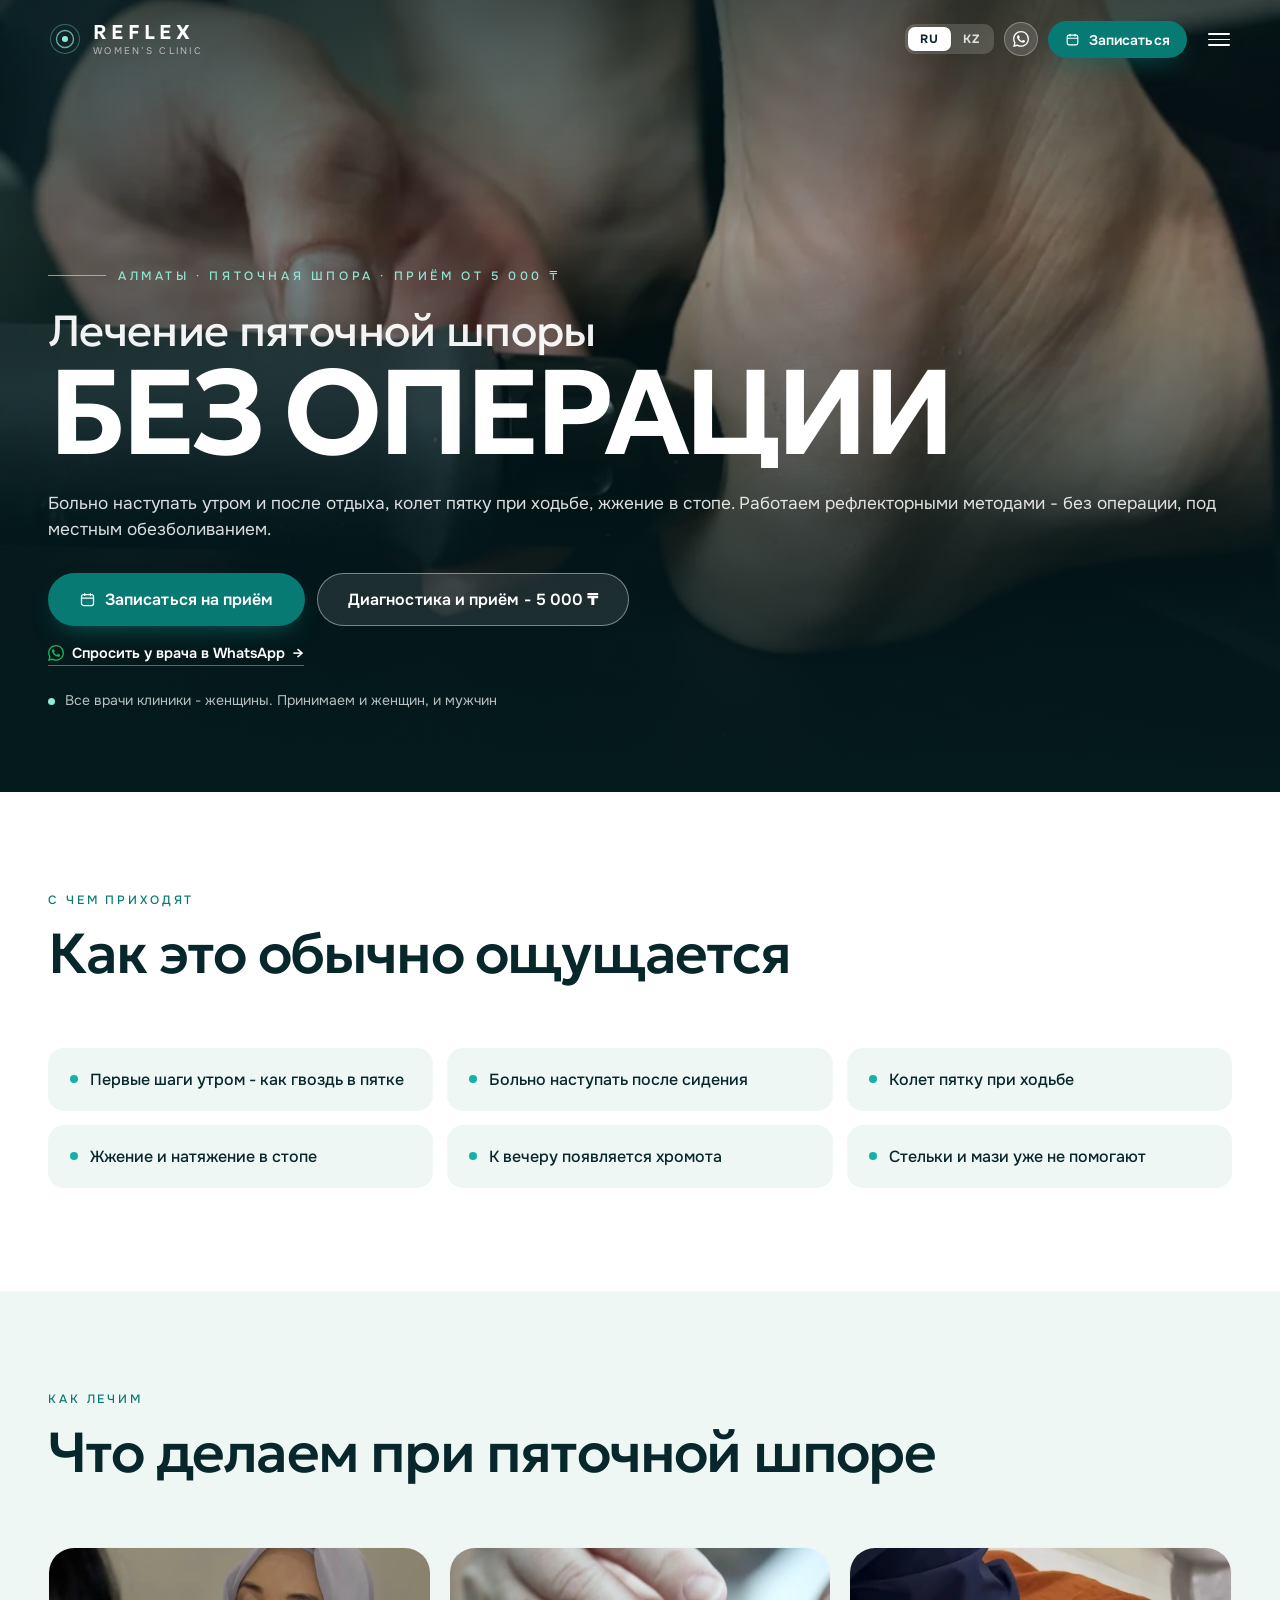
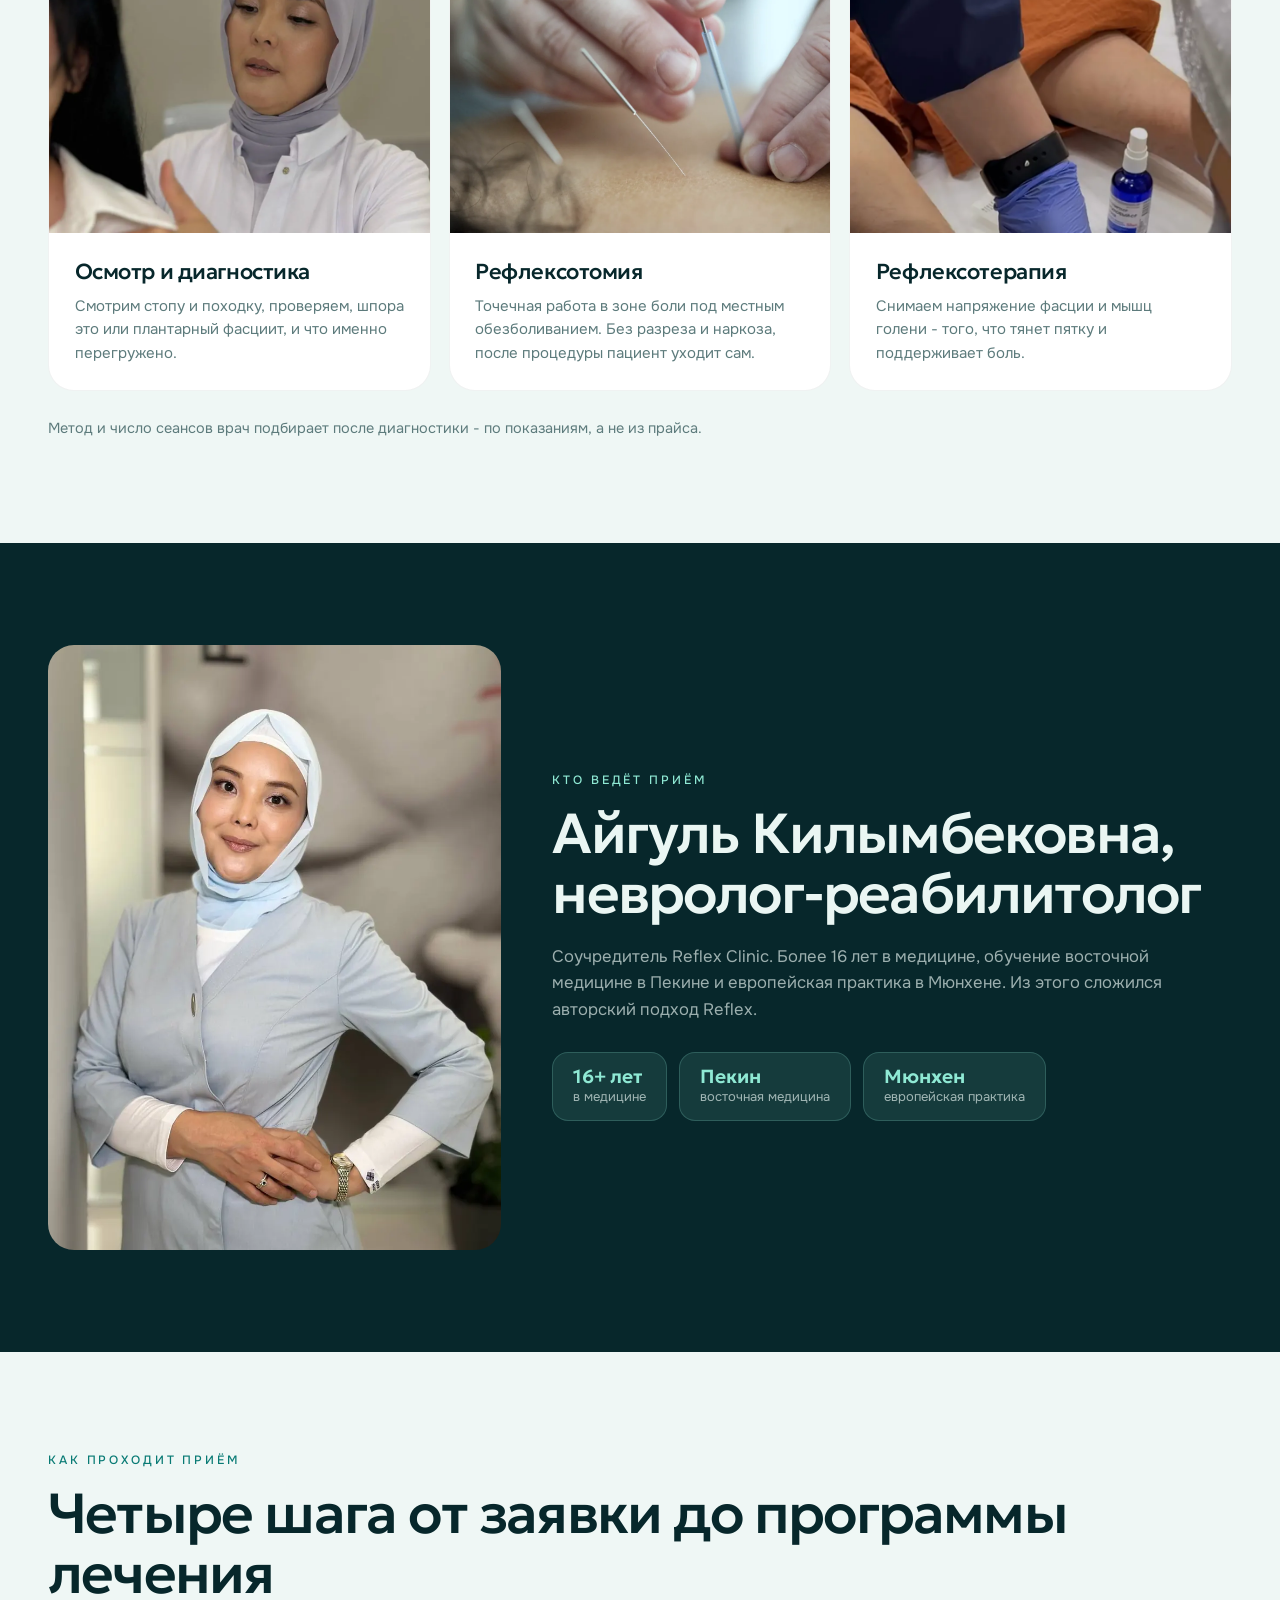
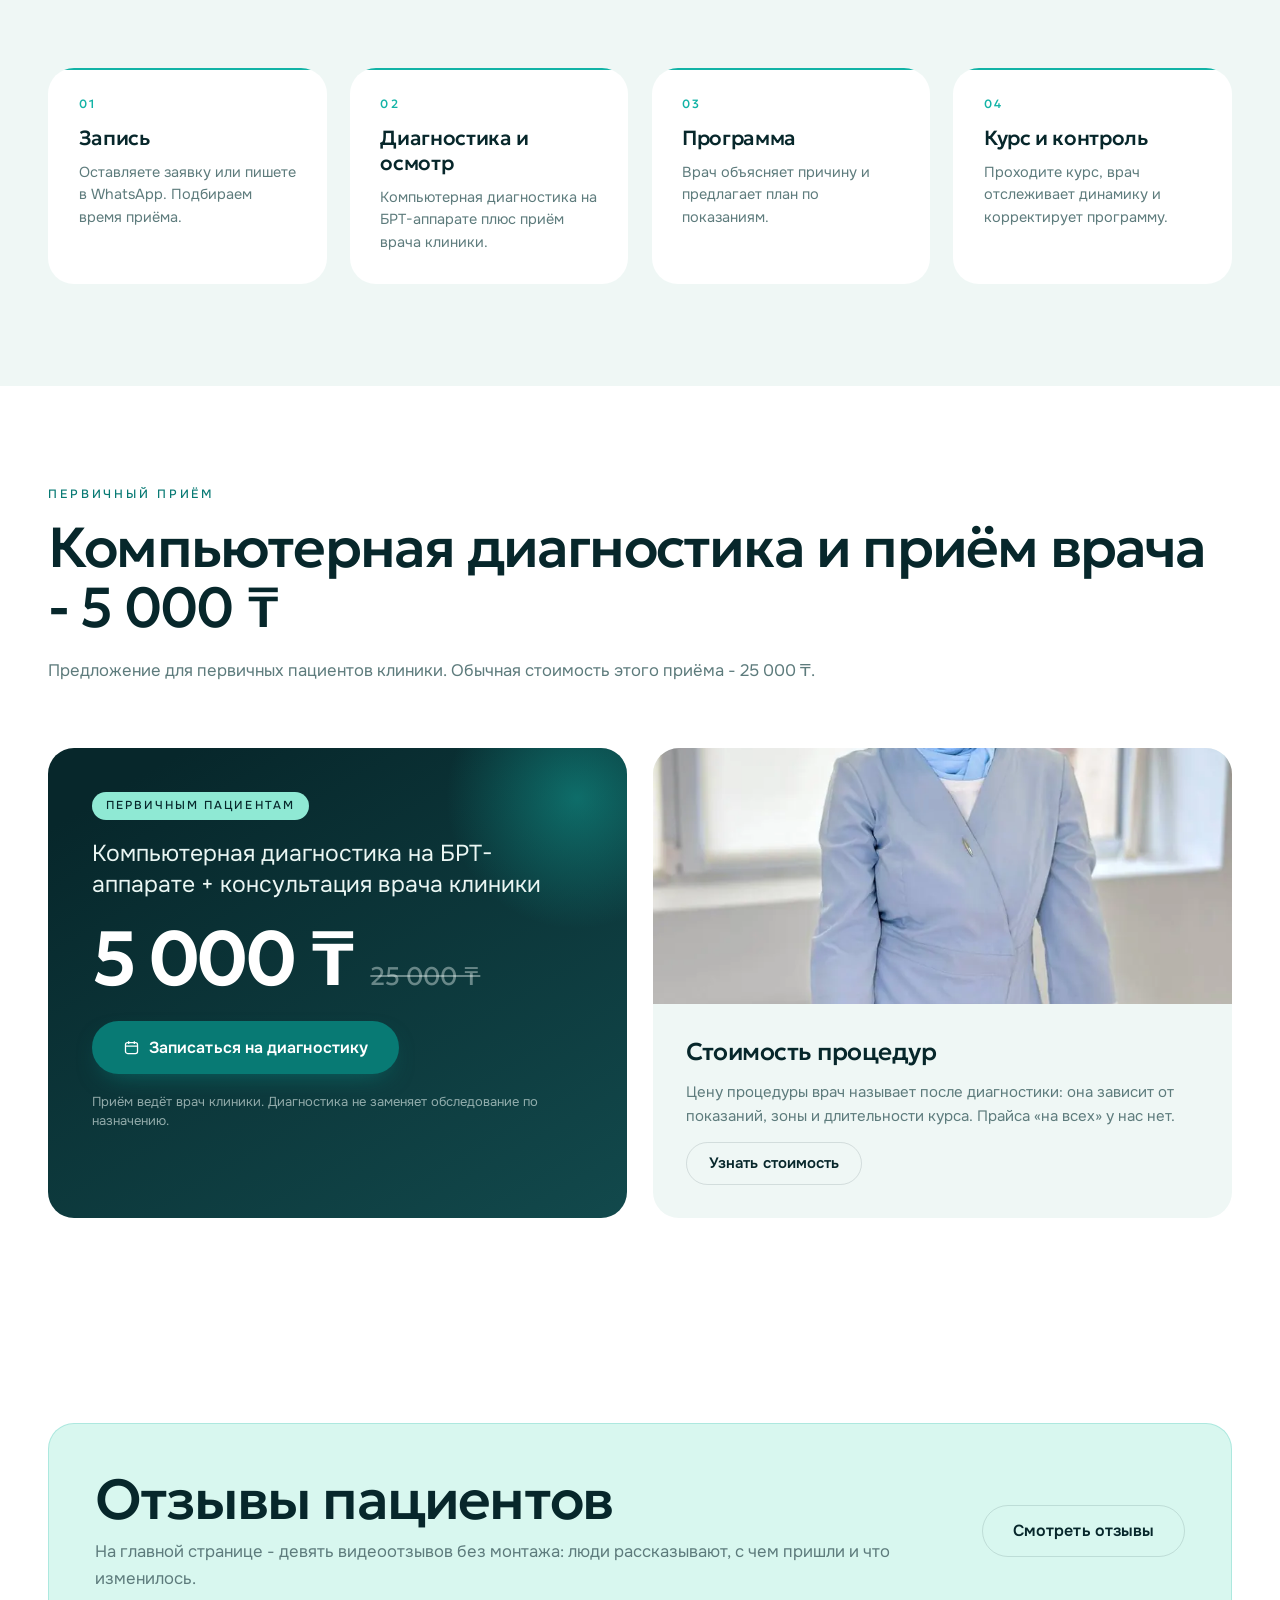
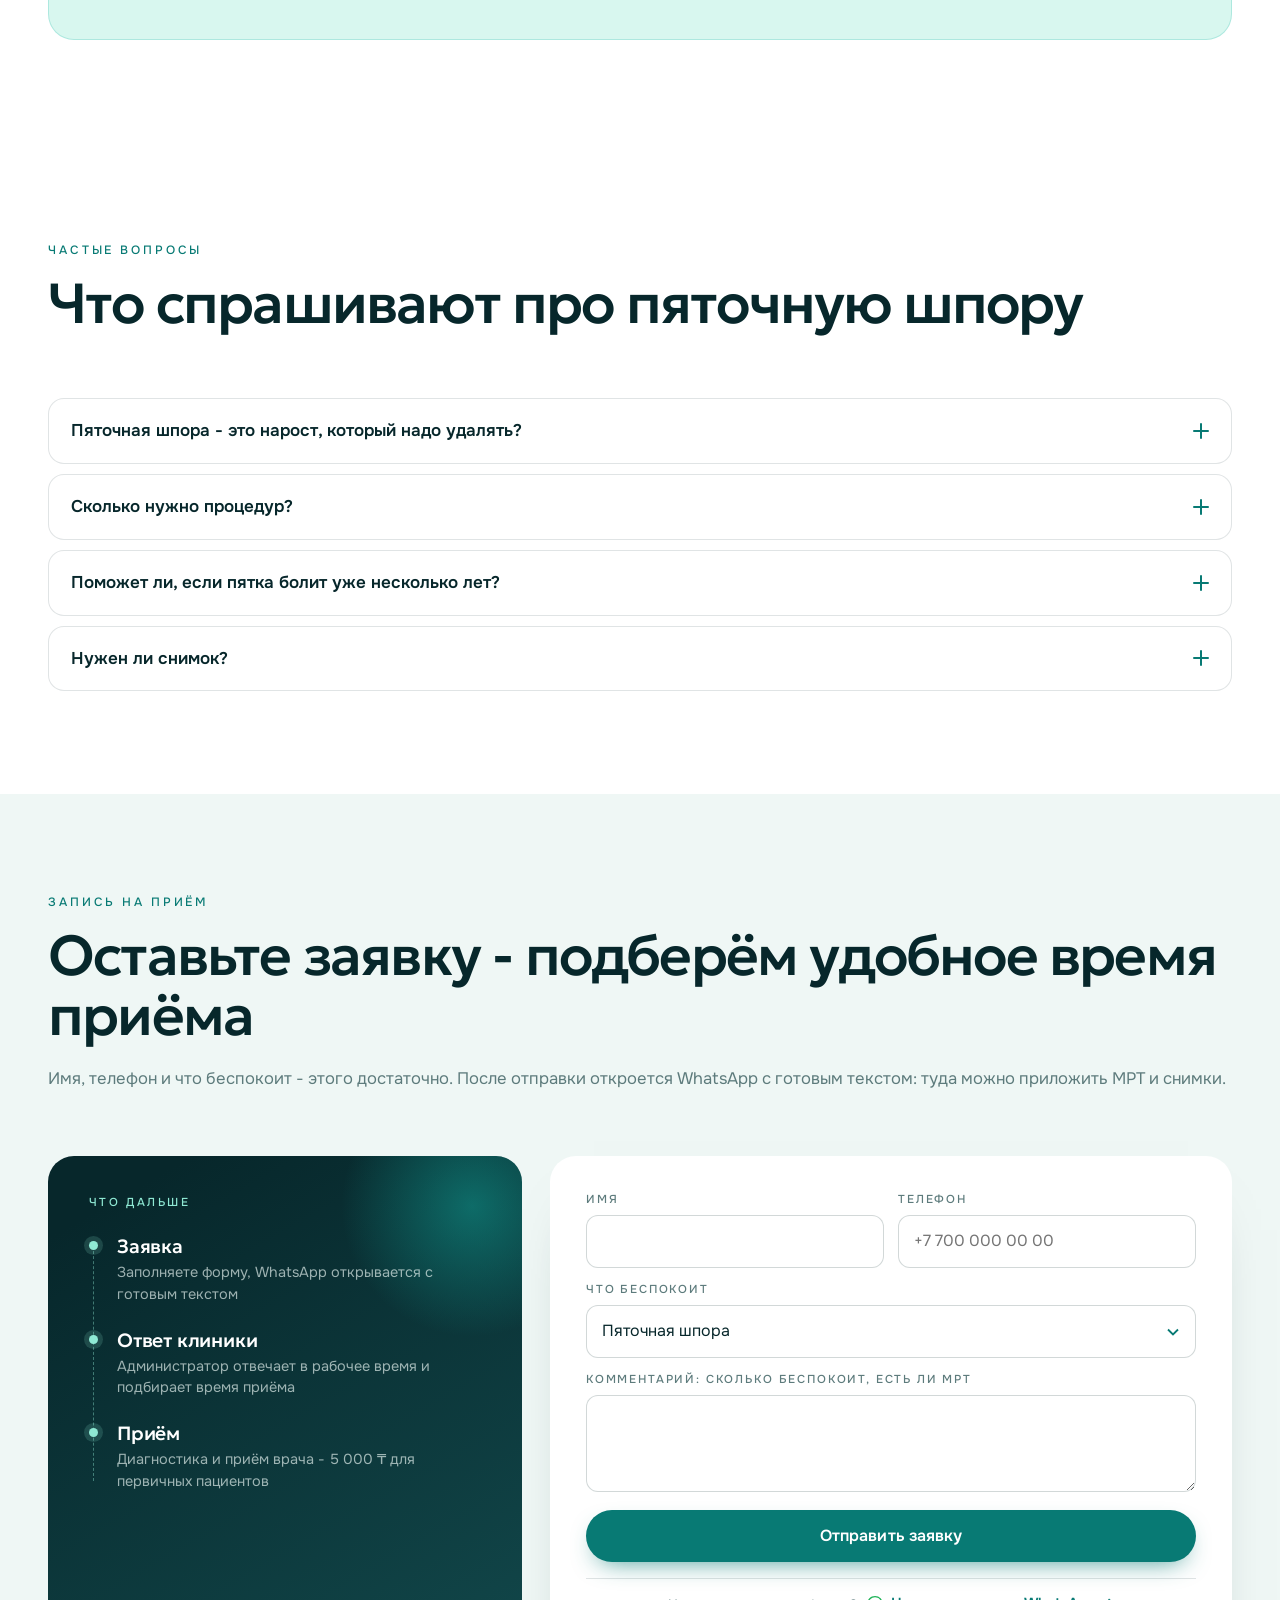
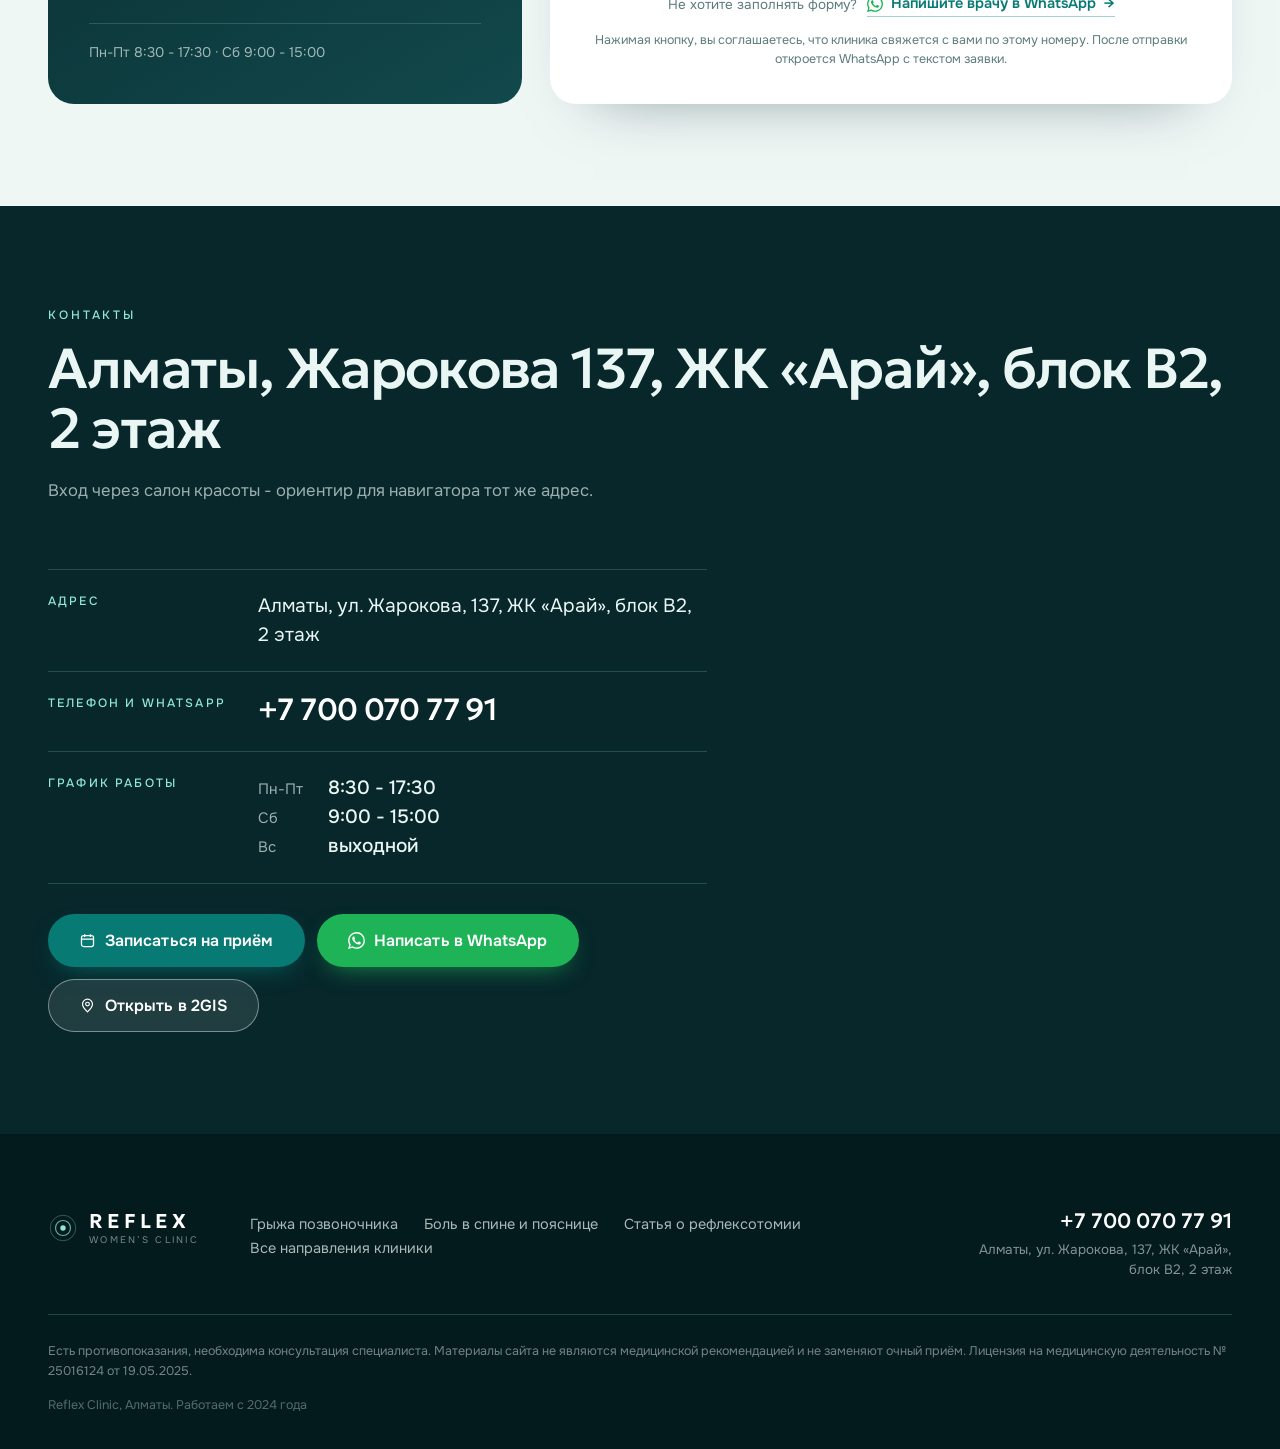
<file: pyatochnaya-shpora/index.html>
<!DOCTYPE html>
<html lang="ru">
<head>
<meta charset="UTF-8">
<meta name="viewport" content="width=device-width, initial-scale=1.0">
<title>Лечение пяточной шпоры в Алматы без операции - Reflex Clinic</title>
<meta name="description" content="Лечение пяточной шпоры и плантарного фасциита в Алматы: больно наступать утром, колет пятку при ходьбе. Рефлексотомия и рефлексотерапия, без операции и ударно-волновой терапии. Диагностика и приём врача - 5 000 ₸.">
<link rel="canonical" href="https://reflex-clinic.kz/pyatochnaya-shpora/">
<meta name="theme-color" content="#07272B">
<meta name="format-detection" content="telephone=no">
<meta property="og:type" content="website">
<meta property="og:site_name" content="Reflex Clinic">
<meta property="og:title" content="Лечение пяточной шпоры в Алматы без операции - Reflex Clinic">
<meta property="og:description" content="Лечение пяточной шпоры и плантарного фасциита в Алматы: больно наступать утром, колет пятку при ходьбе. Рефлексотомия и рефлексотерапия, без операции и ударно-волновой терапии. Диагностика и приём вра">
<meta property="og:url" content="https://reflex-clinic.kz/pyatochnaya-shpora/">
<meta property="og:image" content="https://reflex-clinic.kz/assets/og-image.jpg">
<meta property="og:image:width" content="1200">
<meta property="og:image:height" content="630">
<meta property="og:locale" content="ru_RU">
<link rel="icon" href="../favicon.ico" sizes="any">
<link rel="preconnect" href="https://fonts.googleapis.com">
<link rel="preconnect" href="https://fonts.gstatic.com" crossorigin>
<link href="https://fonts.googleapis.com/css2?family=Geologica:wght@300;400;500;600;700&family=Onest:wght@400;500;600;700&display=swap" rel="stylesheet">
<link rel="preload" as="image" href="../assets/heel.webp" fetchpriority="high">
<script>
(function () {
  var ID = 'AW-18437797005';
  /* lead - «Контакт» (отправленная заявка), wa - «WhatsApp с сайта» (клик по кнопке) */
  var LABELS = { lead: 'PWQwCJ6ko_EcEI3p6ddE', wa: 'u9JPCLC1gYEdEI3p6ddE' };
  window.gadsConvert = function () {};
  if (!/^AW-\d+$/.test(ID)) return;
  window.dataLayer = window.dataLayer || [];
  function gtag() { dataLayer.push(arguments); }
  window.gtag = gtag;
  gtag('js', new Date());
  gtag('config', ID);
  var s = document.createElement('script');
  s.async = true;
  s.src = 'https://www.googletagmanager.com/gtag/js?id=' + ID;
  document.head.appendChild(s);
  window.gadsConvert = function (kind) {
    if (!LABELS[kind]) return;
    gtag('event', 'conversion', { send_to: ID + '/' + LABELS[kind], value: 1.0, currency: 'USD' });
  };
})();
</script>
<script src="https://lead-bot.sultan-askarov-kz.workers.dev/t.js" data-site="reflexclinic" defer></script>
<link rel="stylesheet" href="../styles.css?v=20260922-1">
<script type="application/ld+json">
{"@context":"https://schema.org","@graph":[
{"@type":"MedicalWebPage","name":"Лечение пяточной шпоры в Алматы без операции - Reflex Clinic","url":"https://reflex-clinic.kz/pyatochnaya-shpora/","description":"Лечение пяточной шпоры и плантарного фасциита в Алматы: больно наступать утром, колет пятку при ходьбе. Рефлексотомия и рефлексотерапия, без операции и ударно-волновой терапии. Диагностика и приём врача - 5 000 ₸.",
 "inLanguage":"ru","about":{"@type":"MedicalCondition","name":"Лечение пяточной шпоры"},
 "isPartOf":{"@type":"WebSite","name":"Reflex Clinic","url":"https://reflex-clinic.kz/"}},
{"@type":"MedicalClinic","name":"Reflex Clinic","url":"https://reflex-clinic.kz/","telephone":"+7 700 070 77 91",
 "address":{"@type":"PostalAddress","streetAddress":"ул. Жарокова, 137, ЖК «Арай», блок В2, 2 этаж","addressLocality":"Алматы","addressCountry":"KZ"},
 "openingHoursSpecification":[
  {"@type":"OpeningHoursSpecification","dayOfWeek":["Monday","Tuesday","Wednesday","Thursday","Friday"],"opens":"08:30","closes":"17:30"},
  {"@type":"OpeningHoursSpecification","dayOfWeek":["Saturday"],"opens":"09:00","closes":"15:00"}]},
{"@type":"BreadcrumbList","itemListElement":[
 {"@type":"ListItem","position":1,"name":"Reflex Clinic","item":"https://reflex-clinic.kz/"},
 {"@type":"ListItem","position":2,"name":"Пяточная шпора","item":"https://reflex-clinic.kz/pyatochnaya-shpora/"}]},
{"@type":"FAQPage","mainEntity":[{"@type":"Question","name":"Пяточная шпора - это нарост, который надо удалять?","acceptedAnswer":{"@type":"Answer","text":"Боль чаще даёт не сам костный вырост, а воспалённая фасция и перегруженные мышцы. Поэтому в большинстве случаев начинают не с операции, а с работы над этой зоной."}},{"@type":"Question","name":"Сколько нужно процедур?","acceptedAnswer":{"@type":"Answer","text":"Зависит от того, как давно болит и что нашли на осмотре. Число сеансов врач называет после диагностики."}},{"@type":"Question","name":"Поможет ли, если пятка болит уже несколько лет?","acceptedAnswer":{"@type":"Answer","text":"Давняя боль обычно требует более длительного курса, но сама по себе не повод отказываться от лечения. На приёме врач смотрит стопу и говорит, чего ждать в вашем случае."}},{"@type":"Question","name":"Нужен ли снимок?","acceptedAnswer":{"@type":"Answer","text":"Если есть рентген или УЗИ стопы - возьмите с собой. Если нет, врач начнёт с осмотра и скажет, нужно ли обследование."}}]}
]}
</script>
</head>
<body id="top" class="page-lp">

<svg width="0" height="0" style="position:absolute" aria-hidden="true">
  <symbol id="ic-wa" viewBox="0 0 24 24"><path fill="currentColor" d="M17.472 14.382c-.297-.149-1.758-.867-2.03-.967-.273-.099-.471-.148-.67.15-.197.297-.767.966-.94 1.164-.173.199-.347.223-.644.075-.297-.15-1.255-.463-2.39-1.475-.883-.788-1.48-1.761-1.653-2.059-.173-.297-.018-.458.13-.606.134-.133.298-.347.446-.52.149-.174.198-.298.298-.497.099-.198.05-.371-.025-.52-.075-.149-.669-1.612-.916-2.207-.242-.579-.487-.5-.669-.51-.173-.008-.371-.01-.57-.01-.198 0-.52.074-.792.372-.272.297-1.04 1.016-1.04 2.479 0 1.462 1.065 2.875 1.213 3.074.149.198 2.096 3.2 5.077 4.487.709.306 1.262.489 1.694.625.712.227 1.36.195 1.871.118.571-.085 1.758-.719 2.006-1.413.248-.694.248-1.289.173-1.413-.074-.124-.272-.198-.57-.347m-5.421 7.403h-.004a9.87 9.87 0 0 1-5.031-1.378l-.361-.214-3.741.982.998-3.648-.235-.374a9.86 9.86 0 0 1-1.51-5.26c.001-5.45 4.436-9.884 9.888-9.884 2.64 0 5.122 1.03 6.988 2.898a9.825 9.825 0 0 1 2.893 6.994c-.003 5.45-4.437 9.884-9.885 9.884m8.413-18.297A11.815 11.815 0 0 0 12.05 0C5.495 0 .16 5.335.157 11.892c0 2.096.547 4.142 1.588 5.945L.057 24l6.305-1.654a11.882 11.882 0 0 0 5.683 1.448h.005c6.554 0 11.89-5.335 11.893-11.893a11.821 11.821 0 0 0-3.48-8.413Z"/></symbol>
  <symbol id="ic-tel" viewBox="0 0 24 24"><path fill="none" stroke="currentColor" stroke-width="1.7" stroke-linecap="round" stroke-linejoin="round" d="M5 3h3.5l1.8 4.4-2.2 1.6a12 12 0 0 0 6.9 6.9l1.6-2.2L21 15.5V19a2 2 0 0 1-2.2 2A17 17 0 0 1 3 5.2 2 2 0 0 1 5 3Z"/></symbol>
  <symbol id="ic-cal" viewBox="0 0 24 24"><path fill="none" stroke="currentColor" stroke-width="1.8" stroke-linecap="round" stroke-linejoin="round" d="M3.5 8.5a3 3 0 0 1 3-3h11a3 3 0 0 1 3 3v9a3 3 0 0 1-3 3h-11a3 3 0 0 1-3-3zM3.5 10h17M8 3v4M16 3v4"/></symbol>
</svg>

<a class="skip" href="#simptomy">Перейти к содержанию</a>

<!-- ================= ШАПКА ================= -->
<header class="hdr" id="hdr">
  <div class="hdr-in">
    <a class="logo" href="../" aria-label="Reflex Clinic, на главную">
      <span class="logo-mark" aria-hidden="true">
        <svg viewBox="0 0 40 40" width="34" height="34"><circle cx="20" cy="20" r="17" fill="none" stroke="currentColor" stroke-width="1.2" opacity=".35"/><circle cx="20" cy="20" r="10" fill="none" stroke="currentColor" stroke-width="1.6" opacity=".7"/><circle cx="20" cy="20" r="3.6" fill="currentColor"/></svg>
      </span>
      <span class="logo-txt">
        <span class="logo-word">REFLEX</span>
        <span class="logo-sub">Women&rsquo;s Clinic</span>
      </span>
    </a>

    <nav class="nav" aria-label="Разделы страницы">
      <a href="#simptomy" data-i="nav_sym">Симптомы</a>
      <a href="#kak-lechim" data-i="nav_how">Как лечим</a>
      <a href="#ceny" data-i="nav_price">Цена</a>
      <a href="#voprosy" data-i="nav_faq">Вопросы</a>
      <a href="../" data-i="nav_all">Все направления</a>
    </nav>

    <div class="hdr-right">
      <div class="lang" role="group" aria-label="Язык сайта">
        <button type="button" class="lang-btn is-active" data-lang="ru" aria-pressed="true" lang="ru">RU</button>
        <button type="button" class="lang-btn" data-lang="kz" aria-pressed="false">KZ</button>
      </div>
      <a class="hdr-ic hdr-ic-wa" href="https://wa.me/77000707791" data-wa="hdr" target="_blank" rel="noopener" aria-label="Написать в WhatsApp">
        <svg width="16" height="16" aria-hidden="true"><use href="#ic-wa"/></svg>
      </a>
      <a class="btn btn-book btn-sm hdr-wa" href="#zapis" data-lead="shpora">
        <svg class="ico-cal" viewBox="0 0 24 24" width="15" height="15" fill="none" stroke="currentColor" stroke-width="1.8" aria-hidden="true"><rect x="3.5" y="5" width="17" height="15.5" rx="3"/><path d="M3.5 10h17M8 3v4M16 3v4"/></svg>
        <span data-i="hdr_book">Записаться</span>
      </a>
      <button class="burger" id="burger" type="button" aria-label="Открыть меню" aria-expanded="false" aria-controls="mobnav"><span></span><span></span><span></span></button>
    </div>
  </div>
</header>

<div class="mobnav" id="mobnav" hidden>
  <nav class="mobnav-in" aria-label="Мобильная навигация">
    <a href="#simptomy" data-i="nav_sym">Симптомы</a>
    <a href="#kak-lechim" data-i="nav_how">Как лечим</a>
    <a href="#ceny" data-i="nav_price">Цена</a>
    <a href="#voprosy" data-i="nav_faq">Вопросы</a>
    <a href="#kontakty" data-i="nav_con">Контакты</a>
    <a href="../" data-i="nav_all">Все направления</a>
    <div class="mobnav-foot">
      <a class="btn btn-book" href="#zapis" data-lead="shpora"><svg class="ico-cal" viewBox="0 0 24 24" width="16" height="16" fill="none" stroke="currentColor" stroke-width="1.8" aria-hidden="true"><rect x="3.5" y="5" width="17" height="15.5" rx="3"/><path d="M3.5 10h17M8 3v4M16 3v4"/></svg><span data-i="wa_book">Записаться на приём</span></a>
      <div class="mob-quick">
        <a class="mq mq-tel" href="tel:+77000707791"><svg width="17" height="17" aria-hidden="true"><use href="#ic-tel"/></svg><span data-i="q_call">Позвонить</span></a>
        <a class="mq mq-wa" href="https://wa.me/77000707791" data-wa="menu" target="_blank" rel="noopener"><svg width="17" height="17" aria-hidden="true"><use href="#ic-wa"/></svg><span>WhatsApp</span></a>
      </div>
      <p class="mob-tel"><a href="tel:+77000707791">+7 700 070 77 91</a></p>
    </div>
  </nav>
</div>

<!-- ================= ГЕРОЙ ================= -->
<section class="hero hero-lp" aria-label="Лечение пяточной шпоры в Алматы">
  <img class="hero-img" src="../assets/heel.webp" width="2000" height="1125" alt="Процедура при пяточной шпоре в клинике Reflex, Алматы" style="--hp:center 45%;--hpm:58% center" fetchpriority="high" decoding="async">
  <div class="hero-shade" aria-hidden="true"></div>

  <div class="hero-in">
    <p class="kicker" data-i="kicker">Алматы · пяточная шпора · приём от 5 000 ₸</p>
    <h1 class="hero-h1">
      <span class="h1-a" data-i="h1a">Лечение пяточной шпоры</span>
      <span class="h1-b"><span class="h1-w" data-i="h1b">без операции</span></span>
    </h1>
    <p class="hero-lead" data-i="lead">Больно наступать утром и после отдыха, колет пятку при ходьбе, жжение в стопе. Работаем рефлекторными методами - без операции, под местным обезболиванием.</p>
    <div class="hero-cta">
      <a class="btn btn-book btn-lg" href="#zapis" data-lead="shpora">
        <svg class="ico-cal" viewBox="0 0 24 24" width="17" height="17" fill="none" stroke="currentColor" stroke-width="1.8" aria-hidden="true"><rect x="3.5" y="5" width="17" height="15.5" rx="3"/><path d="M3.5 10h17M8 3v4M16 3v4"/></svg>
        <span data-i="wa_book">Записаться на приём</span>
      </a>
      <a class="btn btn-ghost btn-lg" href="#ceny"><span data-i="hero_btn2">Диагностика и приём - 5 000 ₸</span></a>
    </div>
    <p class="hero-ask">
      <a class="wa-ask" href="https://wa.me/77000707791" data-wa="hero" target="_blank" rel="noopener">
        <svg width="16" height="16" aria-hidden="true"><use href="#ic-wa"/></svg>
        <span data-i="ask_wa">Спросить у врача в WhatsApp</span>
        <i aria-hidden="true">&rarr;</i>
      </a>
    </p>
    <p class="hero-note"><span class="dot" aria-hidden="true"></span><span data-i="hero_note">Все врачи клиники - женщины. Принимаем и женщин, и мужчин</span></p>
  </div>
</section>

<!-- ================= СИМПТОМЫ ================= -->
<section class="sec" id="simptomy">
  <div class="wrap">
    <div class="head reveal">
      <p class="eyebrow"><span data-i="sym_eye">С чем приходят</span></p>
      <h2 class="h2" data-i="sym_h">Как это обычно ощущается</h2>
    </div>
    <ul class="sym-list"><li class="sym reveal"><i aria-hidden="true"></i><span data-i="sym1">Первые шаги утром - как гвоздь в пятке</span></li><li class="sym reveal"><i aria-hidden="true"></i><span data-i="sym2">Больно наступать после сидения</span></li><li class="sym reveal"><i aria-hidden="true"></i><span data-i="sym3">Колет пятку при ходьбе</span></li><li class="sym reveal"><i aria-hidden="true"></i><span data-i="sym4">Жжение и натяжение в стопе</span></li><li class="sym reveal"><i aria-hidden="true"></i><span data-i="sym5">К вечеру появляется хромота</span></li><li class="sym reveal"><i aria-hidden="true"></i><span data-i="sym6">Стельки и мази уже не помогают</span></li></ul>
  </div>
</section>

<!-- ================= КАК ЛЕЧИМ ================= -->
<section class="sec what" id="kak-lechim">
  <div class="wrap">
    <div class="head reveal">
      <p class="eyebrow"><span data-i="how_eye">Как лечим</span></p>
      <h2 class="h2" data-i="how_h">Что делаем при пяточной шпоре</h2>
    </div>
    <div class="cards"><article class="card reveal">
        <div class="card-media"><img src="../assets/doc-exam.webp" width="1000" height="750" alt="Осмотр стопы при пяточной шпоре, клиника Reflex" loading="lazy" decoding="async"></div>
        <div class="card-body">
          <h3 class="card-h" data-i="how1_h">Осмотр и диагностика</h3>
          <p class="card-p" data-i="how1_p">Смотрим стопу и походку, проверяем, шпора это или плантарный фасциит, и что именно перегружено.</p>
        </div>
      </article><article class="card reveal">
        <div class="card-media"><img src="../assets/needles.webp" width="1000" height="750" alt="Рефлексотомия при пяточной шпоре, клиника Reflex" loading="lazy" decoding="async"></div>
        <div class="card-body">
          <h3 class="card-h" data-i="how2_h">Рефлексотомия</h3>
          <p class="card-p" data-i="how2_p">Точечная работа в зоне боли под местным обезболиванием. Без разреза и наркоза, после процедуры пациент уходит сам.</p>
        </div>
      </article><article class="card reveal">
        <div class="card-media"><img src="../assets/shpora-real.webp" width="1000" height="750" alt="Рефлексотерапия при пяточной шпоре в клинике Reflex, Алматы" loading="lazy" decoding="async"></div>
        <div class="card-body">
          <h3 class="card-h" data-i="how3_h">Рефлексотерапия</h3>
          <p class="card-p" data-i="how3_p">Снимаем напряжение фасции и мышц голени - того, что тянет пятку и поддерживает боль.</p>
        </div>
      </article></div>
    <p class="lp-note" data-i="how_note">Метод и число сеансов врач подбирает после диагностики - по показаниям, а не из прайса.</p>
  </div>
</section>

<!-- ================= ВРАЧ ================= -->
<section class="sec dark lp-doc" id="vrach">
  <div class="wrap">
    <div class="lp-doc-grid">
      <div class="lp-doc-media reveal">
        <img src="../assets/doc-portrait.webp" width="900" height="1200" alt="Айгуль Килымбековна, невролог-реабилитолог, Reflex Clinic Алматы" loading="lazy" decoding="async">
      </div>
      <div class="lp-doc-body reveal">
        <p class="eyebrow"><span data-i="doc_eye">Кто ведёт приём</span></p>
        <h2 class="h2" data-i="doc_h">Айгуль Килымбековна, невролог-реабилитолог</h2>
        <p class="lead" data-i="doc_p">Соучредитель Reflex Clinic. Более 16 лет в медицине, обучение восточной медицине в Пекине и европейская практика в Мюнхене. Из этого сложился авторский подход Reflex.</p>
        <ul class="lp-facts">
          <li><b data-i="doc_f1b">16+ лет</b><span data-i="doc_f1s">в медицине</span></li>
          <li><b data-i="doc_f2b">Пекин</b><span data-i="doc_f2s">восточная медицина</span></li>
          <li><b data-i="doc_f3b">Мюнхен</b><span data-i="doc_f3s">европейская практика</span></li>
        </ul>
      </div>
    </div>
  </div>
</section>

<!-- ================= ШАГИ ================= -->
<section class="sec steps-sec" id="kak-prohodit">
  <div class="wrap">
    <div class="head reveal">
      <p class="eyebrow"><span data-i="st_eye">Как проходит приём</span></p>
      <h2 class="h2" data-i="st_h2">Четыре шага от заявки до программы лечения</h2>
    </div>
    <ol class="steps">
      <li class="step reveal"><span class="step-n">01</span><h3 data-i="st1_h">Запись</h3><p data-i="st1_p">Оставляете заявку или пишете в WhatsApp. Подбираем время приёма.</p></li>
      <li class="step reveal"><span class="step-n">02</span><h3 data-i="st2_h">Диагностика и осмотр</h3><p data-i="st2_p">Компьютерная диагностика на БРТ-аппарате плюс приём врача клиники.</p></li>
      <li class="step reveal"><span class="step-n">03</span><h3 data-i="st3_h">Программа</h3><p data-i="st3_p">Врач объясняет причину и предлагает план по показаниям.</p></li>
      <li class="step reveal"><span class="step-n">04</span><h3 data-i="st4_h">Курс и контроль</h3><p data-i="st4_p">Проходите курс, врач отслеживает динамику и корректирует программу.</p></li>
    </ol>
  </div>
</section>

<!-- ================= ЦЕНА ================= -->
<section class="sec price-sec" id="ceny">
  <div class="wrap">
    <div class="head reveal">
      <p class="eyebrow"><span data-i="pr_eye">Первичный приём</span></p>
      <h2 class="h2" data-i="pr_h2">Компьютерная диагностика и приём врача - 5 000 ₸</h2>
      <p class="lead" data-i="pr_lead">Предложение для первичных пациентов клиники. Обычная стоимость этого приёма - 25 000 ₸.</p>
    </div>
    <div class="price-grid">
      <article class="price-card reveal">
        <span class="price-badge" data-i="pr_badge">Первичным пациентам</span>
        <h3 class="price-h" data-i="pr_h3">Компьютерная диагностика на БРТ-аппарате + консультация врача клиники</h3>
        <p class="price-row"><span class="price-now">5 000 ₸</span><s class="price-old">25 000 ₸</s></p>
        <a class="btn btn-book btn-lg" href="#zapis" data-lead="diag">
          <svg class="ico-cal" viewBox="0 0 24 24" width="17" height="17" fill="none" stroke="currentColor" stroke-width="1.8" aria-hidden="true"><rect x="3.5" y="5" width="17" height="15.5" rx="3"/><path d="M3.5 10h17M8 3v4M16 3v4"/></svg>
          <span data-i="pr_btn">Записаться на диагностику</span>
        </a>
        <p class="price-note" data-i="pr_note">Приём ведёт врач клиники. Диагностика не заменяет обследование по назначению.</p>
      </article>
      <article class="price-side reveal">
        <img class="price-img" src="../assets/doc-room.webp" width="1200" height="800" alt="Кабинет клиники Reflex в Алматы" loading="lazy" decoding="async">
        <div class="price-side-body">
          <h3 class="price-side-h" data-i="pr_s_h">Стоимость процедур</h3>
          <p class="price-side-p" data-i="pr_s_p">Цену процедуры врач называет после диагностики: она зависит от показаний, зоны и длительности курса. Прайса «на всех» у нас нет.</p>
          <a class="btn btn-line" href="#zapis" data-lead="price"><span data-i="pr_s_btn">Узнать стоимость</span></a>
        </div>
      </article>
    </div>
  </div>
</section>

<!-- ================= ОТЗЫВЫ (ведут на главную) ================= -->
<section class="sec lp-rev">
  <div class="wrap">
    <div class="lp-rev-box reveal">
      <div>
        <h2 class="h2" data-i="rev_h">Отзывы пациентов</h2>
        <p class="lead" data-i="rev_p">На главной странице - девять видеоотзывов без монтажа: люди рассказывают, с чем пришли и что изменилось.</p>
      </div>
      <a class="btn btn-line btn-lg" href="../#otzyvy"><span data-i="rev_btn">Смотреть отзывы</span></a>
    </div>
  </div>
</section>

<!-- ================= ВОПРОСЫ ================= -->
<section class="sec faq-sec" id="voprosy">
  <div class="wrap">
    <div class="head reveal">
      <p class="eyebrow"><span data-i="faq_eye">Частые вопросы</span></p>
      <h2 class="h2" data-i="faq_h">Что спрашивают про пяточную шпору</h2>
    </div>
    <div class="faq"><details class="faq-i reveal"><summary><span data-i="faq1_q">Пяточная шпора - это нарост, который надо удалять?</span>
          <i class="faq-x" aria-hidden="true"></i></summary>
        <div class="faq-a" data-i="faq1_a">Боль чаще даёт не сам костный вырост, а воспалённая фасция и перегруженные мышцы. Поэтому в большинстве случаев начинают не с операции, а с работы над этой зоной.</div></details><details class="faq-i reveal"><summary><span data-i="faq2_q">Сколько нужно процедур?</span>
          <i class="faq-x" aria-hidden="true"></i></summary>
        <div class="faq-a" data-i="faq2_a">Зависит от того, как давно болит и что нашли на осмотре. Число сеансов врач называет после диагностики.</div></details><details class="faq-i reveal"><summary><span data-i="faq3_q">Поможет ли, если пятка болит уже несколько лет?</span>
          <i class="faq-x" aria-hidden="true"></i></summary>
        <div class="faq-a" data-i="faq3_a">Давняя боль обычно требует более длительного курса, но сама по себе не повод отказываться от лечения. На приёме врач смотрит стопу и говорит, чего ждать в вашем случае.</div></details><details class="faq-i reveal"><summary><span data-i="faq4_q">Нужен ли снимок?</span>
          <i class="faq-x" aria-hidden="true"></i></summary>
        <div class="faq-a" data-i="faq4_a">Если есть рентген или УЗИ стопы - возьмите с собой. Если нет, врач начнёт с осмотра и скажет, нужно ли обследование.</div></details></div>
  </div>
</section>

<!-- ================= ЗАПИСЬ ================= -->
<section class="sec book" id="zapis">
  <div class="wrap">
    <div class="head reveal">
      <p class="eyebrow"><span data-i="bk_eye">Запись на приём</span></p>
      <h2 class="h2" data-i="bk_h2">Оставьте заявку - подберём удобное время приёма</h2>
      <p class="lead" data-i="bk_lead">Имя, телефон и что беспокоит - этого достаточно. После отправки откроется WhatsApp с готовым текстом: туда можно приложить МРТ и снимки.</p>
    </div>

    <div class="book-grid">
      <aside class="book-info reveal">
        <p class="mini-eye" data-i="bk_next">Что дальше</p>
        <ul class="book-steps">
          <li><b data-i="bk_s1b">Заявка</b><span data-i="bk_s1s">Заполняете форму, WhatsApp открывается с готовым текстом</span></li>
          <li><b data-i="bk_s2b">Ответ клиники</b><span data-i="bk_s2s">Администратор отвечает в рабочее время и подбирает время приёма</span></li>
          <li><b data-i="bk_s3b">Приём</b><span data-i="bk_s3s">Диагностика и приём врача - 5 000 ₸ для первичных пациентов</span></li>
        </ul>
        <p class="book-hours" data-i="bk_hours">Пн-Пт 8:30 - 17:30 · Сб 9:00 - 15:00</p>
      </aside>

      <form class="bform" id="lead-form" novalidate autocomplete="on" aria-label="Запись на приём">
        <div class="bform-row">
          <label><span data-i="fm_name">Имя</span><input type="text" name="name" required maxlength="60" autocomplete="name"></label>
          <label><span data-i="fm_phone">Телефон</span><input type="tel" name="phone" required maxlength="20" inputmode="tel" autocomplete="tel" placeholder="+7 700 000 00 00"></label>
        </div>
        <label><span data-i="fm_reason">Что беспокоит</span>
          <select name="Что беспокоит" id="reason" required>
            <option value="" disabled data-i="fm_pick">Выберите</option>
            <option value="Грыжа или протрузия" data-k="gryzha" data-i="fm_r_gryzha">Грыжа или протрузия</option><option value="Боль в спине, пояснице, шее" data-k="spina" data-i="fm_r_spina">Боль в спине, пояснице, шее</option><option value="Суставы, артроз" data-k="sustavy" data-i="fm_r_sustavy">Суставы, артроз</option><option value="Пяточная шпора" data-k="shpora" data-i="fm_r_shpora" selected>Пяточная шпора</option><option value="Неврология, хроническая боль" data-k="nevro" data-i="fm_r_nevro">Неврология, хроническая боль</option><option value="Снижение веса, обмен веществ" data-k="ves" data-i="fm_r_ves">Снижение веса, обмен веществ</option><option value="Рефлексотомия" data-k="refl" data-i="fm_r_refl">Рефлексотомия</option><option value="Диагностика и приём - 5 000 ₸" data-k="diag" data-i="fm_r_diag">Диагностика и приём - 5 000 ₸</option><option value="Стоимость процедур" data-k="price" data-i="fm_r_price">Стоимость процедур</option><option value="Другой вопрос" data-k="other" data-i="fm_r_other">Другой вопрос</option>
          </select>
        </label>
        <label><span data-i="fm_msg">Комментарий: сколько беспокоит, есть ли МРТ</span><textarea name="msg" rows="3" maxlength="600"></textarea></label>
        <div class="hp" aria-hidden="true"><label>Не заполняйте<input type="text" name="hp_extra" tabindex="-1" autocomplete="off"></label></div>
        <button type="submit" class="btn btn-book btn-lg"><span data-i="fm_send">Отправить заявку</span></button>
        <p class="fm-err" id="fmerr" hidden data-i="fm_err">Укажите имя, телефон (10 цифр после +7) и что беспокоит.</p>
        <p class="fm-ok" id="fmok" hidden data-i="fm_ok">Спасибо! Заявка принята - открываем WhatsApp, сообщение уже готово.</p>
        <p class="fm-or"><span data-i="fm_or">Не хотите заполнять форму?</span>
          <a class="wa-ask" href="https://wa.me/77000707791" data-wa="form" target="_blank" rel="noopener">
            <svg width="16" height="16" aria-hidden="true"><use href="#ic-wa"/></svg>
            <span data-i="fm_wa">Напишите врачу в WhatsApp</span>
            <i aria-hidden="true">&rarr;</i>
          </a>
        </p>
        <p class="fm-note" data-i="fm_note">Нажимая кнопку, вы соглашаетесь, что клиника свяжется с вами по этому номеру. После отправки откроется WhatsApp с текстом заявки.</p>
      </form>
    </div>
  </div>
</section>

<!-- ================= КОНТАКТЫ ================= -->
<section class="sec dark contacts" id="kontakty">
  <div class="wrap">
    <div class="head reveal">
      <p class="eyebrow"><span data-i="ct_eye">Контакты</span></p>
      <h2 class="h2" data-i="ct_h2">Алматы, Жарокова 137, ЖК «Арай», блок В2, 2 этаж</h2>
      <p class="lead" data-i="ct_lead">Вход через салон красоты - ориентир для навигатора тот же адрес.</p>
    </div>
    <div class="ct-grid">
      <div class="ct-main reveal">
        <div class="ct-rows">
          <div class="ct-row">
            <span class="ct-k" data-i="ct_addr">Адрес</span>
            <span class="ct-v" data-i="ct_addr_v">Алматы, ул. Жарокова, 137, ЖК «Арай», блок В2, 2 этаж</span>
          </div>
          <div class="ct-row">
            <span class="ct-k" data-i="ct_phone">Телефон и WhatsApp</span>
            <span class="ct-v"><a class="ct-tel" href="tel:+77000707791">+7 700 070 77 91</a></span>
          </div>
          <div class="ct-row">
            <span class="ct-k" data-i="ct_hours">График работы</span>
            <span class="ct-v">
              <span class="ct-h"><i data-i="ct_d1">Пн-Пт</i><b>8:30 - 17:30</b></span>
              <span class="ct-h"><i data-i="ct_d2">Сб</i><b>9:00 - 15:00</b></span>
              <span class="ct-h"><i data-i="ct_d3">Вс</i><b data-i="ct_d3b">выходной</b></span>
            </span>
          </div>
        </div>
        <div class="ct-btns">
          <a class="btn btn-book btn-lg" href="#zapis" data-lead="shpora">
            <svg class="ico-cal" viewBox="0 0 24 24" width="17" height="17" fill="none" stroke="currentColor" stroke-width="1.8" aria-hidden="true"><rect x="3.5" y="5" width="17" height="15.5" rx="3"/><path d="M3.5 10h17M8 3v4M16 3v4"/></svg>
            <span data-i="wa_book">Записаться на приём</span>
          </a>
          <a class="btn btn-wa btn-lg" href="https://wa.me/77000707791" data-wa="contacts" target="_blank" rel="noopener">
            <svg width="17" height="17" aria-hidden="true"><use href="#ic-wa"/></svg>
            <span data-i="ct_wa">Написать в WhatsApp</span>
          </a>
          <a class="btn btn-ghost btn-lg" href="https://2gis.kz/almaty/geo/70000001093104537" target="_blank" rel="noopener">
            <svg viewBox="0 0 24 24" width="17" height="17" fill="none" stroke="currentColor" stroke-width="1.7" aria-hidden="true"><path d="M12 21s7-6.2 7-11a7 7 0 1 0-14 0c0 4.8 7 11 7 11Z"/><circle cx="12" cy="10" r="2.6"/></svg>
            <span data-i="ct_2gis">Открыть в 2GIS</span>
          </a>
        </div>
      </div>
    </div>
  </div>
</section>

<footer class="foot">
  <div class="wrap">
    <div class="foot-top">
      <a class="logo logo-foot" href="../" aria-label="Reflex Clinic, на главную">
        <span class="logo-mark" aria-hidden="true">
          <svg viewBox="0 0 40 40" width="30" height="30"><circle cx="20" cy="20" r="17" fill="none" stroke="currentColor" stroke-width="1.2" opacity=".35"/><circle cx="20" cy="20" r="10" fill="none" stroke="currentColor" stroke-width="1.6" opacity=".7"/><circle cx="20" cy="20" r="3.6" fill="currentColor"/></svg>
        </span>
        <span class="logo-txt"><span class="logo-word">REFLEX</span><span class="logo-sub">Women&rsquo;s Clinic</span></span>
      </a>
      <nav class="foot-nav" aria-label="Навигация в подвале">
        <a href="../gryzha-pozvonochnika/" data-i="oth_gryzha-pozvonochnika">Грыжа позвоночника</a><a href="../bol-v-spine/" data-i="oth_bol-v-spine">Боль в спине и пояснице</a>
        <a href="../reflexotomiya.html" data-i="foot_art">Статья о рефлексотомии</a>
        <a href="../" data-i="foot_all">Все направления клиники</a>
      </nav>
      <div class="foot-contacts">
        <a class="foot-tel" href="tel:+77000707791">+7 700 070 77 91</a>
        <span class="foot-addr" data-i="foot_addr">Алматы, ул. Жарокова, 137, ЖК «Арай», блок В2, 2 этаж</span>
      </div>
    </div>
    <div class="foot-bottom">
      <p class="disclaimer" data-i="foot_disc">Есть противопоказания, необходима консультация специалиста. Материалы сайта не являются медицинской рекомендацией и не заменяют очный приём. Лицензия на медицинскую деятельность № 25016124 от 19.05.2025.</p>
      <p class="copy"><span data-i="foot_copy">Reflex Clinic, Алматы. Работаем с 2024 года</span></p>
    </div>
  </div>
</footer>

<div class="sticky-bar" aria-label="Связаться с клиникой">
  <a class="sb sb-tel" href="tel:+77000707791">
    <svg width="18" height="18" aria-hidden="true"><use href="#ic-tel"/></svg>
    <span data-i="sb_call">Позвонить</span>
  </a>
  <a class="sb sb-wa" href="https://wa.me/77000707791" data-wa="bar" target="_blank" rel="noopener">
    <svg width="18" height="18" aria-hidden="true"><use href="#ic-wa"/></svg>
    <span>WhatsApp</span>
  </a>
  <a class="sb sb-book" href="#zapis" data-lead="shpora">
    <svg width="18" height="18" aria-hidden="true"><use href="#ic-cal"/></svg>
    <span data-i="sb_book">Записаться</span>
  </a>
</div>

<script src="../script.js?v=20260922-1" data-kk="lp-pyatochnaya-shpora-kk.js" defer></script>
<script src="../form.js?v=20260922-1" defer></script>
</body>
</html>
</file>
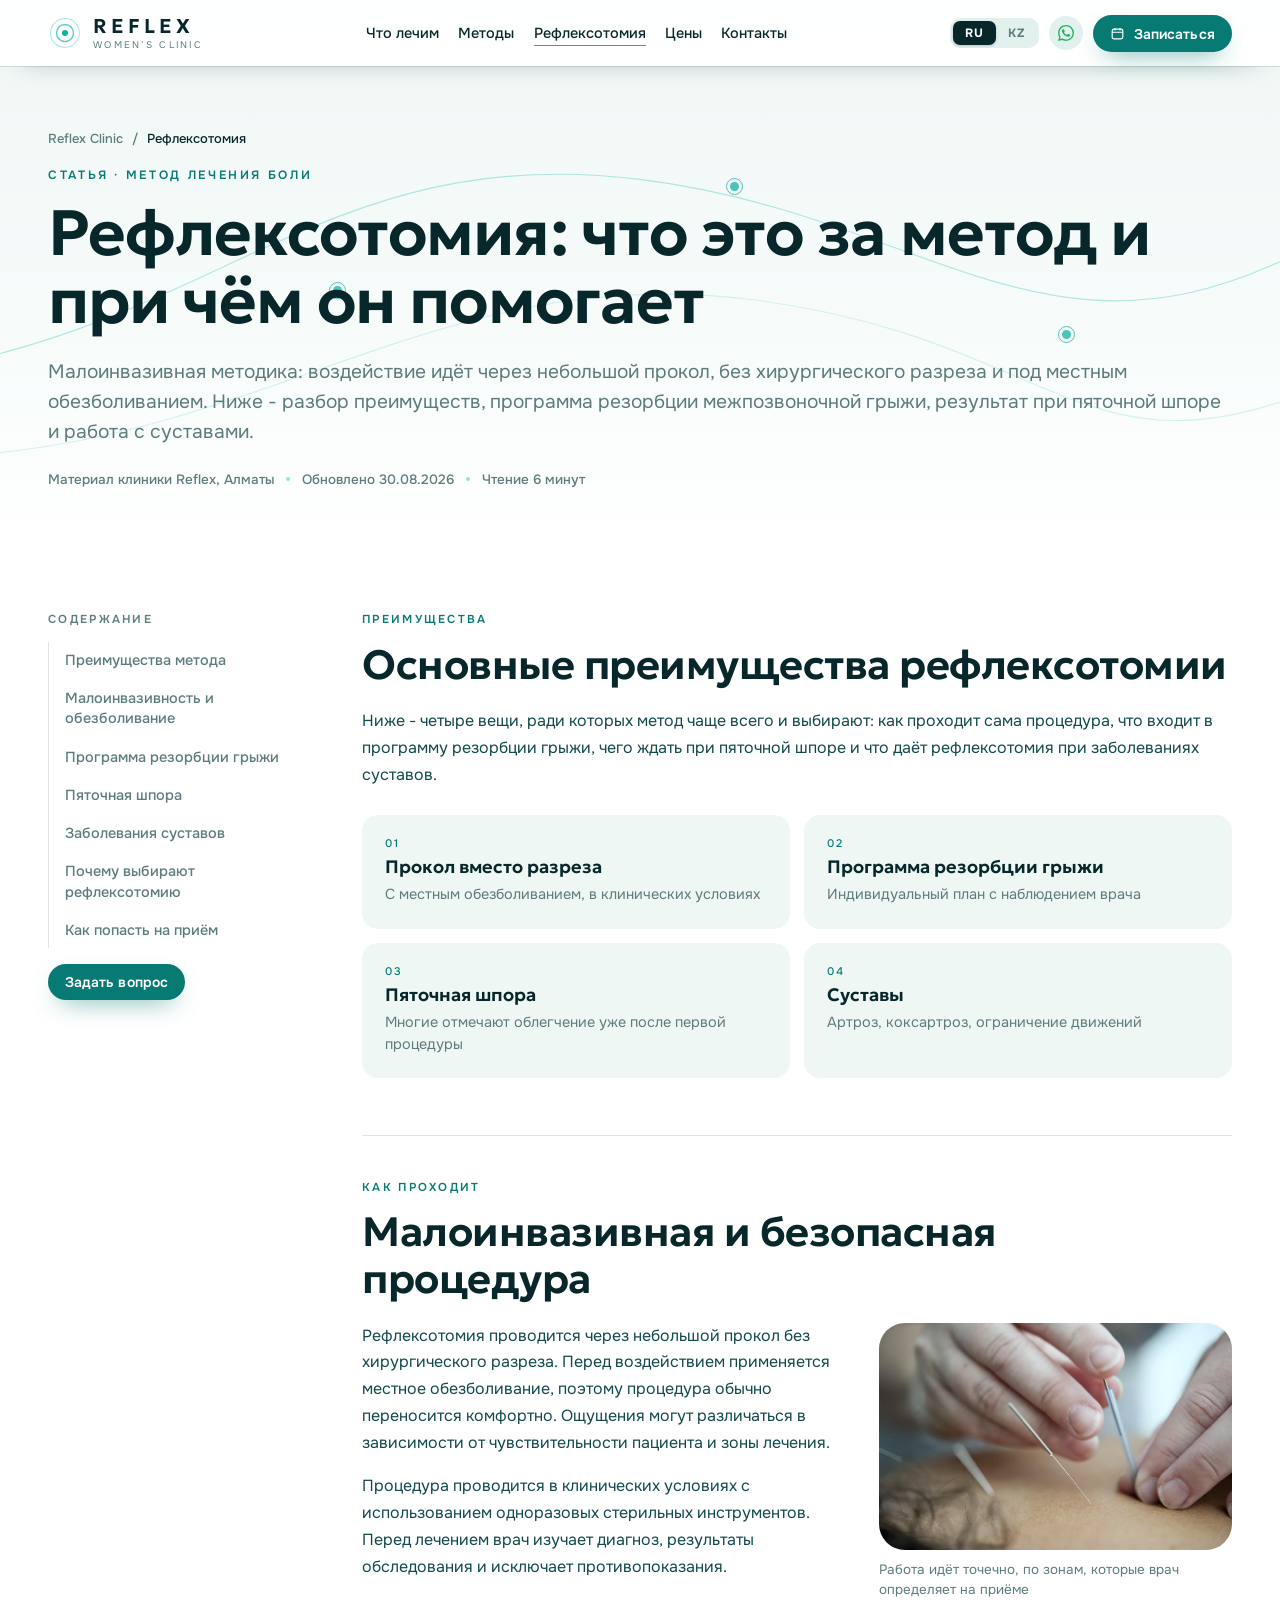
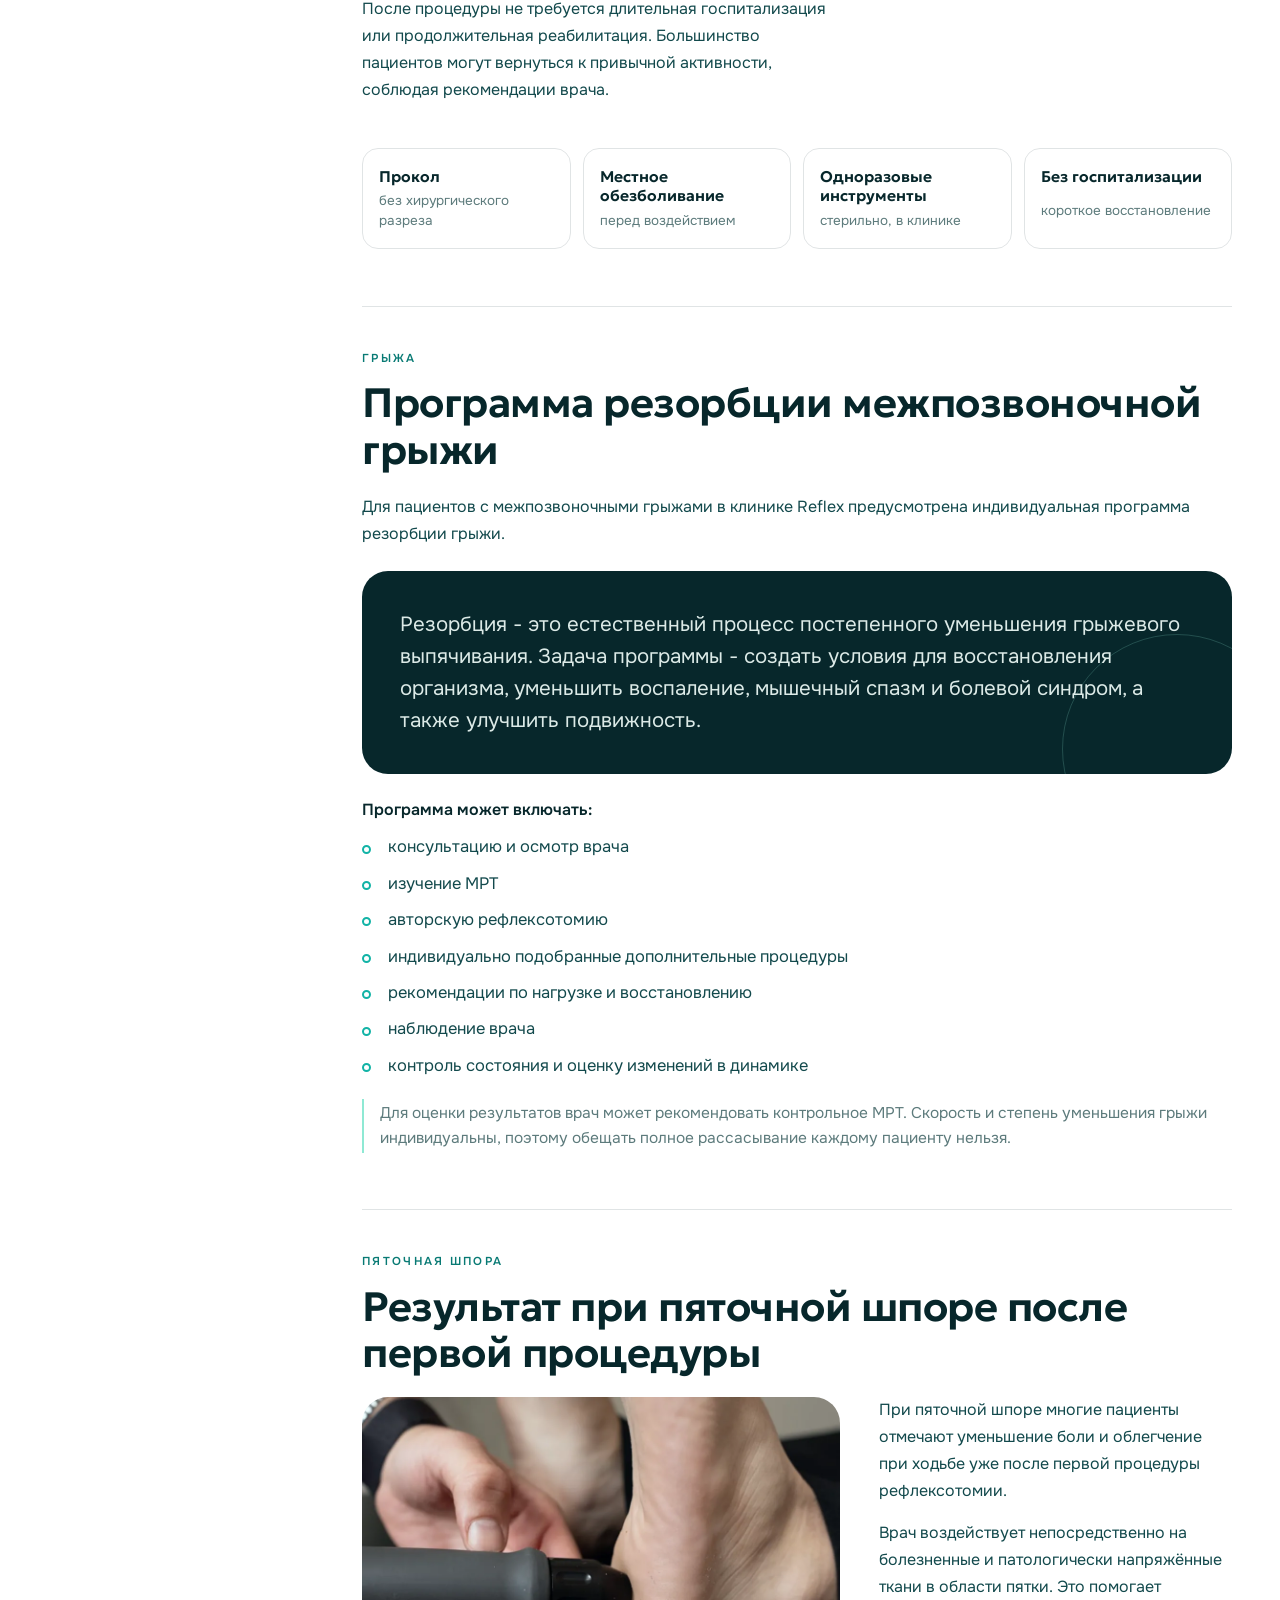
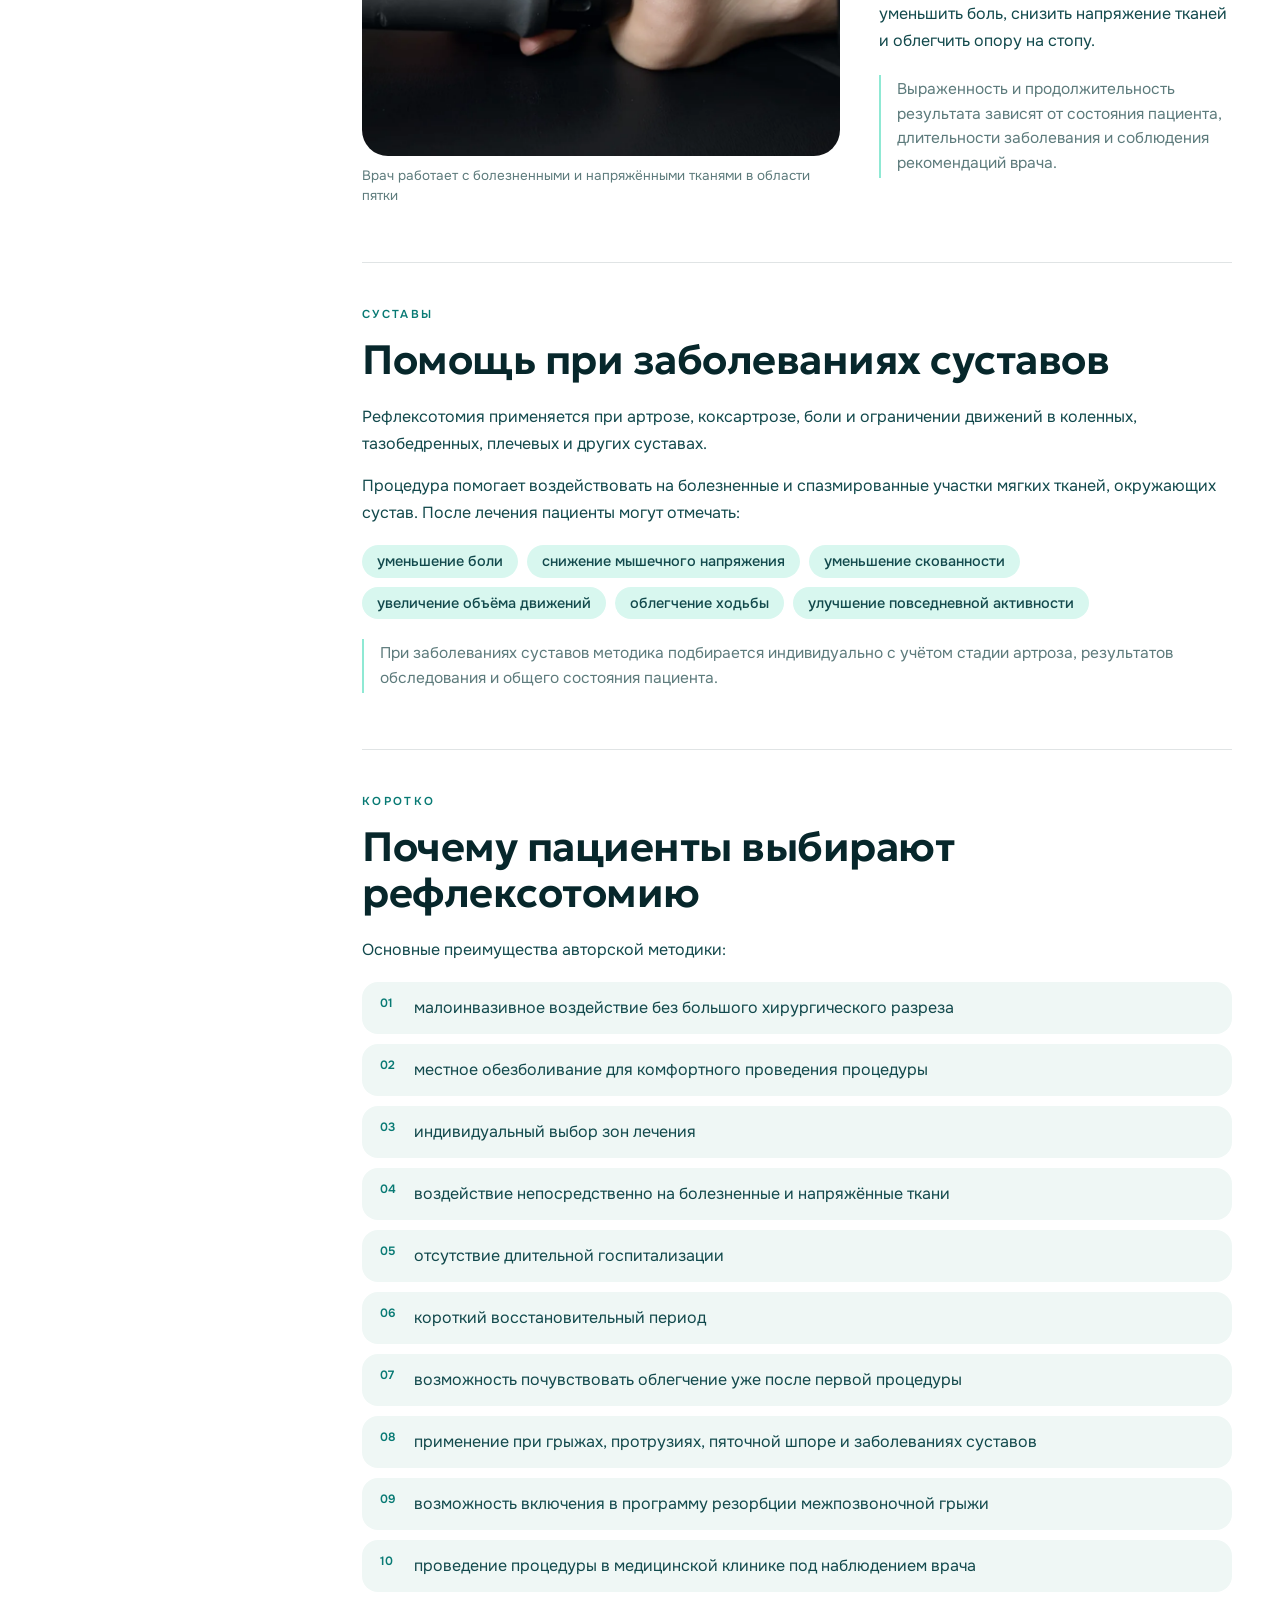
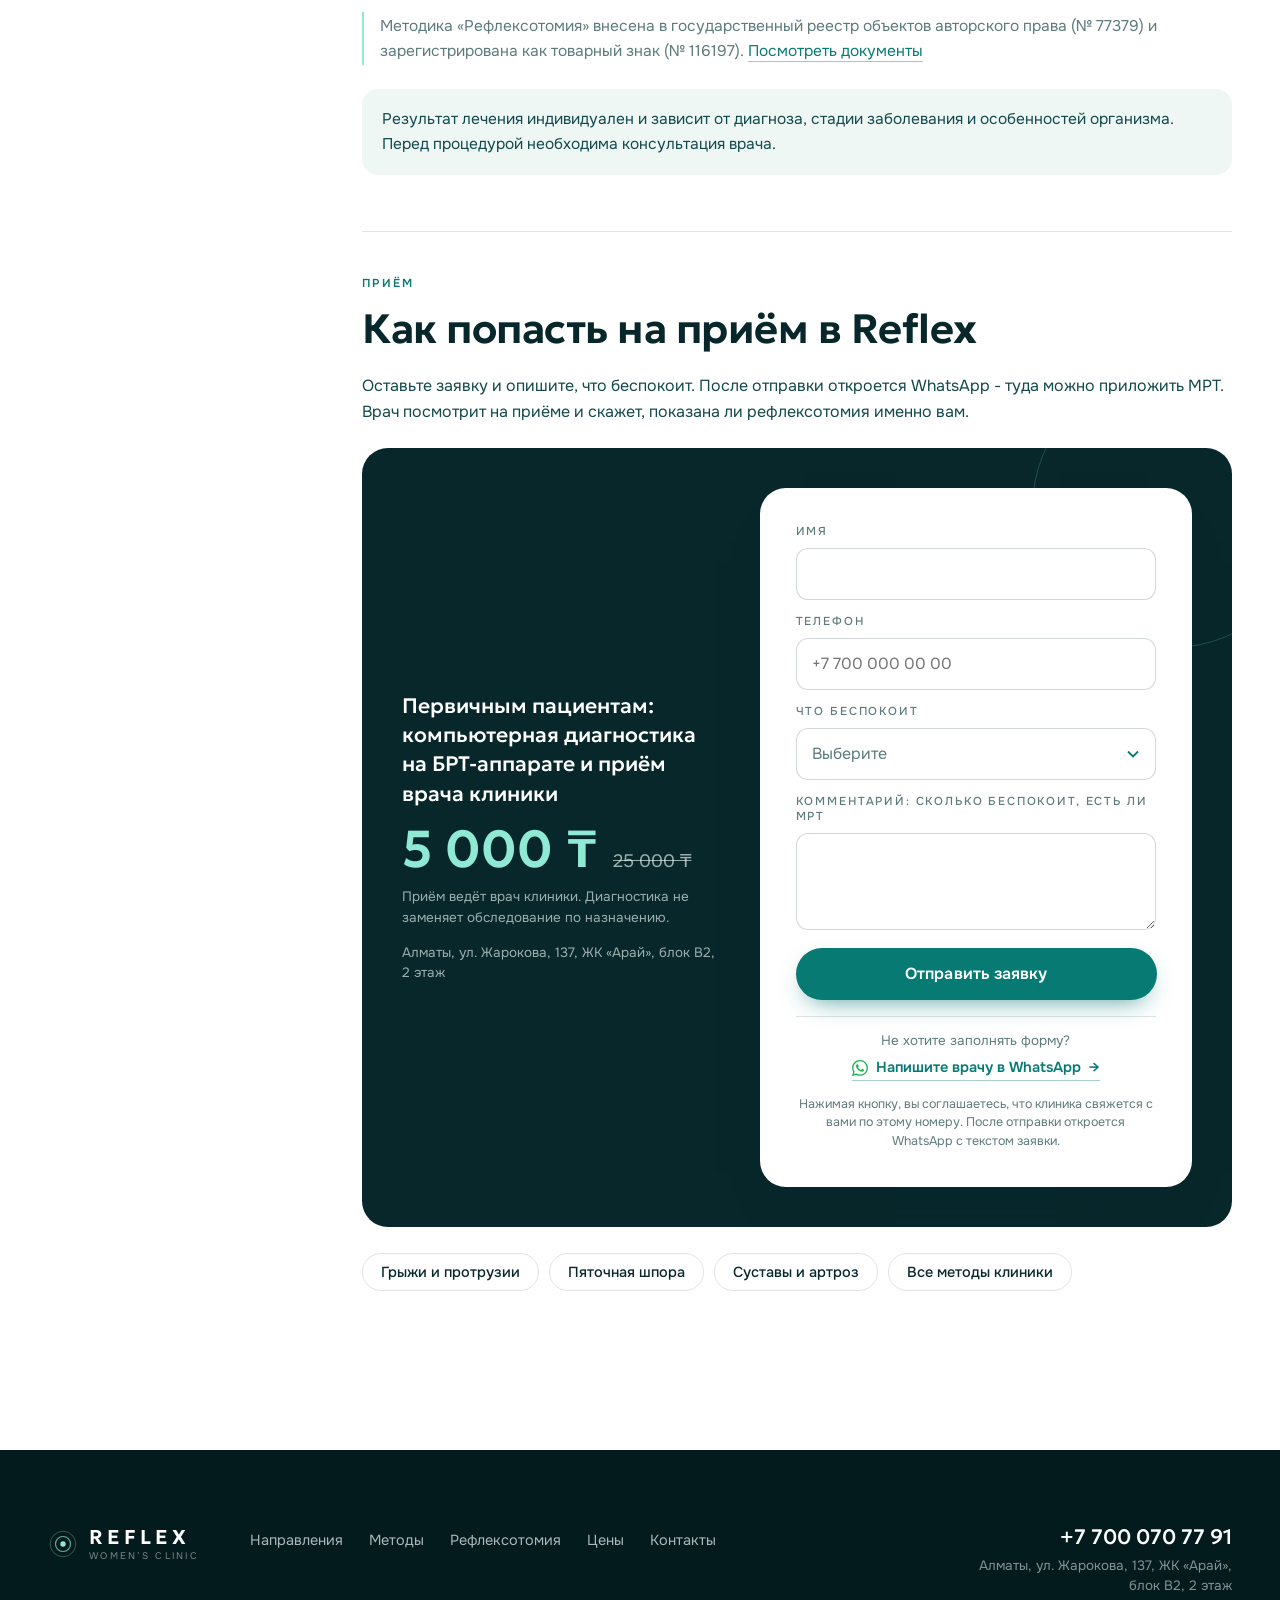
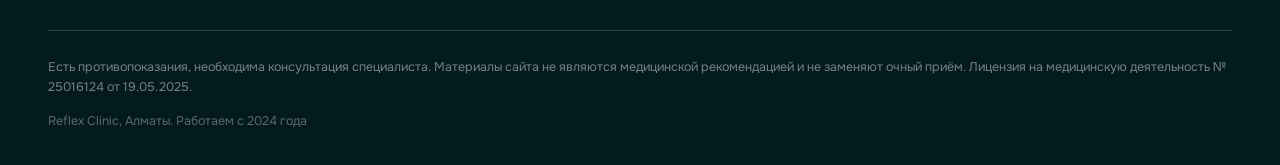
<file: reflexotomiya.html>
<!DOCTYPE html>
<html lang="ru">
<head>
<meta charset="UTF-8">
<meta name="viewport" content="width=device-width, initial-scale=1.0">
<title>Рефлексотомия: что это, как проходит и при чём помогает - Reflex Clinic Алматы</title>
<meta name="description" content="Рефлексотомия - малоинвазивный метод лечения боли: через небольшой прокол, с местным обезболиванием, без хирургического разреза. Разбираем преимущества метода, программу резорбции межпозвоночной грыжи, результат при пяточной шпоре и помощь при артрозе и коксартрозе. Материал клиники Reflex, Алматы.">
<meta name="keywords" content="рефлексотомия, рефлексотомия Алматы, рефлектомия, иглонож, иглэктомия, резорбция грыжи, резорбция межпозвоночной грыжи, лечение грыжи без операции Алматы, пяточная шпора лечение Алматы, коксартроз лечение Алматы, артроз лечение Алматы, лечение боли в спине Алматы">
<link rel="canonical" href="https://reflex-clinic.kz/reflexotomiya.html">
<meta name="theme-color" content="#07272B">
<meta name="format-detection" content="telephone=no">
<meta property="og:type" content="article">
<meta property="og:site_name" content="Reflex Clinic">
<meta property="og:title" content="Рефлексотомия: что это за метод и при чём он помогает">
<meta property="og:description" content="Малоинвазивно, через небольшой прокол, с местным обезболиванием. Программа резорбции грыжи, пяточная шпора, артроз и коксартроз. Материал клиники Reflex, Алматы.">
<meta property="og:url" content="https://reflex-clinic.kz/reflexotomiya.html">
<meta property="og:image" content="https://reflex-clinic.kz/assets/og-image.jpg">
<meta property="og:image:width" content="1200">
<meta property="og:image:height" content="630">
<meta property="og:locale" content="ru_RU">
<meta name="twitter:card" content="summary_large_image">
<meta name="twitter:title" content="Рефлексотомия: что это за метод и при чём он помогает">
<meta name="twitter:description" content="Малоинвазивный метод лечения боли: прокол вместо разреза, местное обезболивание, короткое восстановление. Разбор преимуществ.">
<meta name="twitter:image" content="https://reflex-clinic.kz/assets/og-image.jpg">
<link rel="icon" href="favicon.ico" sizes="any">
<link rel="icon" type="image/png" sizes="32x32" href="assets/favicon-32.png">
<link rel="icon" type="image/png" sizes="16x16" href="assets/favicon-16.png">
<link rel="icon" type="image/png" sizes="192x192" href="assets/icon-192.png">
<link rel="icon" type="image/png" sizes="512x512" href="assets/icon-512.png">
<link rel="apple-touch-icon" sizes="180x180" href="assets/apple-touch-icon.png">
<link rel="preconnect" href="https://fonts.googleapis.com">
<link rel="preconnect" href="https://fonts.gstatic.com" crossorigin>

<link href="https://fonts.googleapis.com/css2?family=Geologica:wght@300;400;500;600;700&family=Onest:wght@300;400;500;600;700&display=swap" rel="stylesheet">
<!-- Google Ads: конверсия. ID кабинета и метка действия - ниже (см. _project/konversii.md) -->
<script>
(function () {
  var ID = 'AW-18437797005';
  /* lead - действие «Контакт». С 15.09.2026 все обращения идут через форму записи,
     конверсия шлётся за отправленную заявку (form.js) и за клик по WhatsApp (article.js). */
  var LABELS = { lead: 'PWQwCJ6ko_EcEI3p6ddE', wa: 'u9JPCLC1gYEdEI3p6ddE' };

  window.gadsConvert = function () {};
  if (!/^AW-\d+$/.test(ID)) return;

  window.dataLayer = window.dataLayer || [];
  function gtag() { dataLayer.push(arguments); }
  window.gtag = gtag;
  gtag('js', new Date());
  gtag('config', ID);

  var s = document.createElement('script');
  s.async = true;
  s.src = 'https://www.googletagmanager.com/gtag/js?id=' + ID;
  document.head.appendChild(s);

  window.gadsConvert = function (kind) {
    if (!LABELS[kind]) return;
    gtag('event', 'conversion', {
      send_to: ID + '/' + LABELS[kind],
      value: 1.0,
      currency: 'USD'
    });
  };
})();
</script>
<script src="https://lead-bot.sultan-askarov-kz.workers.dev/t.js" data-site="reflexclinic" defer></script>
<link rel="stylesheet" href="styles.css?v=20260922-1">
<link rel="stylesheet" href="article.css?v=20260922-1">
<script type="application/ld+json">
{
  "@context": "https://schema.org",
  "@type": "MedicalWebPage",
  "name": "Рефлексотомия: что это за метод и при чём он помогает",
  "headline": "Рефлексотомия: что это за метод и при чём он помогает",
  "description": "Малоинвазивный метод лечения боли: через небольшой прокол, с местным обезболиванием, без хирургического разреза. Преимущества метода, программа резорбции межпозвоночной грыжи, результат при пяточной шпоре, помощь при заболеваниях суставов.",
  "inLanguage": "ru",
  "url": "https://reflex-clinic.kz/reflexotomiya.html",
  "image": "https://reflex-clinic.kz/assets/og-image.jpg",
  "dateModified": "2026-08-30",
  "about": { "@type": "MedicalProcedure", "name": "Рефлексотомия", "procedureType": "https://schema.org/PercutaneousProcedure" },
  "audience": { "@type": "Patient" },
  "publisher": {
    "@type": "MedicalClinic",
    "name": "Reflex Clinic",
    "telephone": "+77000707791",
    "url": "https://reflex-clinic.kz/",
    "address": {
      "@type": "PostalAddress",
      "streetAddress": "ул. Жарокова, 137, ЖК Арай, блок В2, 2 этаж",
      "addressLocality": "Алматы",
      "addressCountry": "KZ"
    }
  }
}
</script>
<script type="application/ld+json">
{
  "@context": "https://schema.org",
  "@type": "BreadcrumbList",
  "itemListElement": [
    { "@type": "ListItem", "position": 1, "name": "Reflex Clinic", "item": "https://reflex-clinic.kz/" },
    { "@type": "ListItem", "position": 2, "name": "Рефлексотомия", "item": "https://reflex-clinic.kz/reflexotomiya.html" }
  ]
}
</script>
</head>
<body id="top" class="page-article">

<!-- спрайт иконок: прячем размерами, а не display:none -->
<svg width="0" height="0" style="position:absolute" aria-hidden="true">
  <symbol id="ic-wa" viewBox="0 0 24 24"><path fill="currentColor" d="M17.472 14.382c-.297-.149-1.758-.867-2.03-.967-.273-.099-.471-.148-.67.15-.197.297-.767.966-.94 1.164-.173.199-.347.223-.644.075-.297-.15-1.255-.463-2.39-1.475-.883-.788-1.48-1.761-1.653-2.059-.173-.297-.018-.458.13-.606.134-.133.298-.347.446-.52.149-.174.198-.298.298-.497.099-.198.05-.371-.025-.52-.075-.149-.669-1.612-.916-2.207-.242-.579-.487-.5-.669-.51-.173-.008-.371-.01-.57-.01-.198 0-.52.074-.792.372-.272.297-1.04 1.016-1.04 2.479 0 1.462 1.065 2.875 1.213 3.074.149.198 2.096 3.2 5.077 4.487.709.306 1.262.489 1.694.625.712.227 1.36.195 1.871.118.571-.085 1.758-.719 2.006-1.413.248-.694.248-1.289.173-1.413-.074-.124-.272-.198-.57-.347m-5.421 7.403h-.004a9.87 9.87 0 0 1-5.031-1.378l-.361-.214-3.741.982.998-3.648-.235-.374a9.86 9.86 0 0 1-1.51-5.26c.001-5.45 4.436-9.884 9.888-9.884 2.64 0 5.122 1.03 6.988 2.898a9.825 9.825 0 0 1 2.893 6.994c-.003 5.45-4.437 9.884-9.885 9.884m8.413-18.297A11.815 11.815 0 0 0 12.05 0C5.495 0 .16 5.335.157 11.892c0 2.096.547 4.142 1.588 5.945L.057 24l6.305-1.654a11.882 11.882 0 0 0 5.683 1.448h.005c6.554 0 11.89-5.335 11.893-11.893a11.821 11.821 0 0 0-3.48-8.413Z"/></symbol>
  <symbol id="ic-tel" viewBox="0 0 24 24"><path fill="none" stroke="currentColor" stroke-width="1.7" stroke-linecap="round" stroke-linejoin="round" d="M5 3h3.5l1.8 4.4-2.2 1.6a12 12 0 0 0 6.9 6.9l1.6-2.2L21 15.5V19a2 2 0 0 1-2.2 2A17 17 0 0 1 3 5.2 2 2 0 0 1 5 3Z"/></symbol>
  <symbol id="ic-cal" viewBox="0 0 24 24"><path fill="none" stroke="currentColor" stroke-width="1.8" stroke-linecap="round" stroke-linejoin="round" d="M3.5 8.5a3 3 0 0 1 3-3h11a3 3 0 0 1 3 3v9a3 3 0 0 1-3 3h-11a3 3 0 0 1-3-3zM3.5 10h17M8 3v4M16 3v4"/></symbol>
</svg>

<a class="skip" href="#article">Перейти к содержанию</a>

<!-- ================= ШАПКА ================= -->
<header class="hdr is-solid" id="hdr">
  <div class="hdr-in">
    <a class="logo" href="index.html" aria-label="Reflex Clinic, на главную">
      <span class="logo-mark" aria-hidden="true">
        <svg viewBox="0 0 40 40" width="34" height="34"><circle cx="20" cy="20" r="17" fill="none" stroke="currentColor" stroke-width="1.2" opacity=".35"/><circle cx="20" cy="20" r="10" fill="none" stroke="currentColor" stroke-width="1.6" opacity=".7"/><circle cx="20" cy="20" r="3.6" fill="currentColor"/></svg>
      </span>
      <span class="logo-txt">
        <span class="logo-word">REFLEX</span>
        <span class="logo-sub">Women&rsquo;s Clinic</span>
      </span>
    </a>

    <nav class="nav" id="nav" aria-label="Основная навигация">
      <a href="index.html#chto-lechim" data-i="nav_what">Что лечим</a>
      <a href="index.html#metody" data-i="nav_met">Методы</a>
      <a href="reflexotomiya.html" class="is-here" aria-current="page" data-i="nav_art">Рефлексотомия</a>
      <a href="index.html#ceny" data-i="nav_price">Цены</a>
      <a href="index.html#kontakty" data-i="nav_con">Контакты</a>
    </nav>

    <div class="hdr-right">
      <div class="lang" role="group" aria-label="Язык сайта">
        <button type="button" class="lang-btn is-active" data-lang="ru" aria-pressed="true" lang="ru">RU</button>
        <button type="button" class="lang-btn" data-lang="kz" aria-pressed="false">KZ</button>
      </div>
      <a class="hdr-ic hdr-ic-wa" href="https://wa.me/77000707791" data-wa="hdr" target="_blank" rel="noopener" aria-label="Написать в WhatsApp">
        <svg width="16" height="16" aria-hidden="true"><use href="#ic-wa"/></svg>
      </a>
      <a class="btn btn-book btn-sm hdr-wa" href="#zapis" data-lead="refl">
        <svg class="ico-cal" viewBox="0 0 24 24" width="15" height="15" fill="none" stroke="currentColor" stroke-width="1.8" aria-hidden="true"><rect x="3.5" y="5" width="17" height="15.5" rx="3"/><path d="M3.5 10h17M8 3v4M16 3v4"/></svg>
        <span data-i="hdr_wa">Записаться</span>
      </a>
      <button class="burger" id="burger" type="button" aria-label="Открыть меню" aria-expanded="false" aria-controls="mobnav"><span></span><span></span><span></span></button>
    </div>
  </div>
</header>

<div class="mobnav" id="mobnav" hidden>
  <nav class="mobnav-in" aria-label="Мобильная навигация">
    <a href="index.html" data-i="nav_home">Главная</a>
    <a href="index.html#chto-lechim" data-i="nav_what">Что лечим</a>
    <a href="index.html#metody" data-i="nav_met">Методы</a>
    <a href="reflexotomiya.html" data-i="nav_art">Рефлексотомия</a>
    <a href="index.html#metabolizm" data-i="nav_metab">Снижение веса</a>
    <a href="index.html#ceny" data-i="nav_price">Цены</a>
    <a href="index.html#kontakty" data-i="nav_con">Контакты</a>
    <div class="mobnav-foot">
      <a class="btn btn-book" href="#zapis" data-lead="refl"><svg class="ico-cal" viewBox="0 0 24 24" width="16" height="16" fill="none" stroke="currentColor" stroke-width="1.8" aria-hidden="true"><rect x="3.5" y="5" width="17" height="15.5" rx="3"/><path d="M3.5 10h17M8 3v4M16 3v4"/></svg><span data-i="wa_ask">Задать вопрос</span></a>
    </div>
  </nav>
</div>

<!-- ================= ШАПКА СТАТЬИ ================= -->
<section class="art-hero">
  <div class="art-hero-net" aria-hidden="true">
    <svg viewBox="0 0 1200 460" preserveAspectRatio="none">
      <path class="aline" d="M-20 300 C 220 250, 330 120, 600 150 S 980 320, 1220 210" fill="none" stroke="currentColor" stroke-width="1"/>
      <path class="aline aline-2" d="M-20 380 C 260 360, 420 220, 700 250 S 1010 400, 1220 330" fill="none" stroke="currentColor" stroke-width="1"/>
    </svg>
    <span class="apt apt-1"></span>
    <span class="apt apt-2"></span>
    <span class="apt apt-3"></span>
  </div>

  <div class="wrap art-hero-in">
    <nav class="crumbs" aria-label="Хлебные крошки">
      <a href="index.html" data-i="crumb_home">Reflex Clinic</a>
      <span aria-hidden="true">/</span>
      <span class="crumbs-cur" data-i="crumb_cur">Рефлексотомия</span>
    </nav>

    <p class="art-kick"><span data-i="art_kick">Статья · метод лечения боли</span></p>
    <h1 class="art-h1" data-i="art_h1">Рефлексотомия: что это за метод и при чём он помогает</h1>
    <p class="art-lead" data-i="art_lead">Малоинвазивная методика: воздействие идёт через небольшой прокол, без хирургического разреза и под местным обезболиванием. Ниже - разбор преимуществ, программа резорбции межпозвоночной грыжи, результат при пяточной шпоре и работа с суставами.</p>

    <div class="art-meta">
      <span class="art-meta-i" data-i="art_meta1">Материал клиники Reflex, Алматы</span>
      <span class="art-dot" aria-hidden="true"></span>
      <span class="art-meta-i" data-i="art_meta2">Обновлено 30.08.2026</span>
      <span class="art-dot" aria-hidden="true"></span>
      <span class="art-meta-i" data-i="art_meta3">Чтение 6 минут</span>
    </div>
  </div>
</section>

<!-- ================= ТЕЛО СТАТЬИ ================= -->
<div class="art-body" id="article">
  <div class="wrap art-grid">

    <!-- оглавление -->
    <aside class="toc" aria-label="Содержание статьи">
      <p class="toc-t" data-i="toc_t">Содержание</p>
      <nav class="toc-nav">
        <a href="#preimushchestva" data-i="toc_1">Преимущества метода</a>
        <a href="#maloinvazivnost" data-i="toc_2">Малоинвазивность и обезболивание</a>
        <a href="#rezorbciya" data-i="toc_3">Программа резорбции грыжи</a>
        <a href="#shpora" data-i="toc_4">Пяточная шпора</a>
        <a href="#sustavy" data-i="toc_5">Заболевания суставов</a>
        <a href="#pochemu" data-i="toc_6">Почему выбирают рефлексотомию</a>
        <a href="#zapis" data-i="toc_7">Как попасть на приём</a>
      </nav>
      <a class="btn btn-book btn-sm toc-wa" href="#zapis" data-lead="refl"><span data-i="wa_ask">Задать вопрос</span></a>
    </aside>

    <!-- текст -->
    <article class="art">

      <!-- ---------- преимущества ---------- -->
      <section class="art-sec" id="preimushchestva">
        <p class="art-eye"><span data-i="s1_eye">Преимущества</span></p>
        <h2 class="art-h2" data-i="s1_h2">Основные преимущества рефлексотомии</h2>
        <p class="art-p" data-i="s1_p">Ниже - четыре вещи, ради которых метод чаще всего и выбирают: как проходит сама процедура, что входит в программу резорбции грыжи, чего ждать при пяточной шпоре и что даёт рефлексотомия при заболеваниях суставов.</p>

        <div class="pillars">
          <a class="pillar" href="#maloinvazivnost">
            <span class="pillar-n">01</span>
            <span class="pillar-h" data-i="p1_h">Прокол вместо разреза</span>
            <span class="pillar-p" data-i="p1_p">С местным обезболиванием, в клинических условиях</span>
          </a>
          <a class="pillar" href="#rezorbciya">
            <span class="pillar-n">02</span>
            <span class="pillar-h" data-i="p2_h">Программа резорбции грыжи</span>
            <span class="pillar-p" data-i="p2_p">Индивидуальный план с наблюдением врача</span>
          </a>
          <a class="pillar" href="#shpora">
            <span class="pillar-n">03</span>
            <span class="pillar-h" data-i="p3_h">Пяточная шпора</span>
            <span class="pillar-p" data-i="p3_p">Многие отмечают облегчение уже после первой процедуры</span>
          </a>
          <a class="pillar" href="#sustavy">
            <span class="pillar-n">04</span>
            <span class="pillar-h" data-i="p4_h">Суставы</span>
            <span class="pillar-p" data-i="p4_p">Артроз, коксартроз, ограничение движений</span>
          </a>
        </div>
      </section>

      <!-- ---------- малоинвазивность ---------- -->
      <section class="art-sec" id="maloinvazivnost">
        <p class="art-eye"><span data-i="s2_eye">Как проходит</span></p>
        <h2 class="art-h2" data-i="s2_h2">Малоинвазивная и безопасная процедура</h2>

        <div class="art-split">
          <div class="art-split-txt">
            <p class="art-p" data-i="s2_p1">Рефлексотомия проводится через небольшой прокол без хирургического разреза. Перед воздействием применяется местное обезболивание, поэтому процедура обычно переносится комфортно. Ощущения могут различаться в зависимости от чувствительности пациента и зоны лечения.</p>
            <p class="art-p" data-i="s2_p2">Процедура проводится в клинических условиях с использованием одноразовых стерильных инструментов. Перед лечением врач изучает диагноз, результаты обследования и исключает противопоказания.</p>
            <p class="art-p" data-i="s2_p3">После процедуры не требуется длительная госпитализация или продолжительная реабилитация. Большинство пациентов могут вернуться к привычной активности, соблюдая рекомендации врача.</p>
          </div>
          <figure class="art-fig">
            <img src="assets/needles.webp" width="1400" height="900" loading="lazy" decoding="async" alt="Рефлексотомия: точечная работа врача с зоной боли">
            <figcaption data-i="s2_cap">Работа идёт точечно, по зонам, которые врач определяет на приёме</figcaption>
          </figure>
        </div>

        <div class="art-facts">
          <div class="fact"><span class="fact-h" data-i="f1_h">Прокол</span><span class="fact-p" data-i="f1_p">без хирургического разреза</span></div>
          <div class="fact"><span class="fact-h" data-i="f2_h">Местное обезболивание</span><span class="fact-p" data-i="f2_p">перед воздействием</span></div>
          <div class="fact"><span class="fact-h" data-i="f3_h">Одноразовые инструменты</span><span class="fact-p" data-i="f3_p">стерильно, в клинике</span></div>
          <div class="fact"><span class="fact-h" data-i="f4_h">Без госпитализации</span><span class="fact-p" data-i="f4_p">короткое восстановление</span></div>
        </div>
      </section>

      <!-- ---------- резорбция ---------- -->
      <section class="art-sec" id="rezorbciya">
        <p class="art-eye"><span data-i="s3_eye">Грыжа</span></p>
        <h2 class="art-h2" data-i="s3_h2">Программа резорбции межпозвоночной грыжи</h2>

        <p class="art-p" data-i="s3_p1">Для пациентов с межпозвоночными грыжами в клинике Reflex предусмотрена индивидуальная программа резорбции грыжи.</p>

        <div class="art-quote">
          <p data-i="s3_q">Резорбция - это естественный процесс постепенного уменьшения грыжевого выпячивания. Задача программы - создать условия для восстановления организма, уменьшить воспаление, мышечный спазм и болевой синдром, а также улучшить подвижность.</p>
        </div>

        <p class="art-sub" data-i="s3_sub">Программа может включать:</p>
        <ul class="art-list">
          <li data-i="s3_l1">консультацию и осмотр врача</li>
          <li data-i="s3_l2">изучение МРТ</li>
          <li data-i="s3_l3">авторскую рефлексотомию</li>
          <li data-i="s3_l4">индивидуально подобранные дополнительные процедуры</li>
          <li data-i="s3_l5">рекомендации по нагрузке и восстановлению</li>
          <li data-i="s3_l6">наблюдение врача</li>
          <li data-i="s3_l7">контроль состояния и оценку изменений в динамике</li>
        </ul>

        <p class="art-note" data-i="s3_note">Для оценки результатов врач может рекомендовать контрольное МРТ. Скорость и степень уменьшения грыжи индивидуальны, поэтому обещать полное рассасывание каждому пациенту нельзя.</p>
      </section>

      <!-- ---------- шпора ---------- -->
      <section class="art-sec" id="shpora">
        <p class="art-eye"><span data-i="s4_eye">Пяточная шпора</span></p>
        <h2 class="art-h2" data-i="s4_h2">Результат при пяточной шпоре после первой процедуры</h2>

        <div class="art-split art-split-rev">
          <figure class="art-fig">
            <img src="assets/heel.webp" width="1000" height="750" loading="lazy" decoding="async" alt="Работа с пяткой при пяточной шпоре">
            <figcaption data-i="s4_cap">Врач работает с болезненными и напряжёнными тканями в области пятки</figcaption>
          </figure>
          <div class="art-split-txt">
            <p class="art-p" data-i="s4_p1">При пяточной шпоре многие пациенты отмечают уменьшение боли и облегчение при ходьбе уже после первой процедуры рефлексотомии.</p>
            <p class="art-p" data-i="s4_p2">Врач воздействует непосредственно на болезненные и патологически напряжённые ткани в области пятки. Это помогает уменьшить боль, снизить напряжение тканей и облегчить опору на стопу.</p>
            <p class="art-note" data-i="s4_note">Выраженность и продолжительность результата зависят от состояния пациента, длительности заболевания и соблюдения рекомендаций врача.</p>
          </div>
        </div>
      </section>

      <!-- ---------- суставы ---------- -->
      <section class="art-sec" id="sustavy">
        <p class="art-eye"><span data-i="s5_eye">Суставы</span></p>
        <h2 class="art-h2" data-i="s5_h2">Помощь при заболеваниях суставов</h2>

        <p class="art-p" data-i="s5_p1">Рефлексотомия применяется при артрозе, коксартрозе, боли и ограничении движений в коленных, тазобедренных, плечевых и других суставах.</p>
        <p class="art-p" data-i="s5_p2">Процедура помогает воздействовать на болезненные и спазмированные участки мягких тканей, окружающих сустав. После лечения пациенты могут отмечать:</p>

        <div class="chips">
          <span class="chip" data-i="ch1">уменьшение боли</span>
          <span class="chip" data-i="ch2">снижение мышечного напряжения</span>
          <span class="chip" data-i="ch3">уменьшение скованности</span>
          <span class="chip" data-i="ch4">увеличение объёма движений</span>
          <span class="chip" data-i="ch5">облегчение ходьбы</span>
          <span class="chip" data-i="ch6">улучшение повседневной активности</span>
        </div>

        <p class="art-note" data-i="s5_note">При заболеваниях суставов методика подбирается индивидуально с учётом стадии артроза, результатов обследования и общего состояния пациента.</p>
      </section>

      <!-- ---------- почему выбирают ---------- -->
      <section class="art-sec" id="pochemu">
        <p class="art-eye"><span data-i="s6_eye">Коротко</span></p>
        <h2 class="art-h2" data-i="s6_h2">Почему пациенты выбирают рефлексотомию</h2>
        <p class="art-p" data-i="s6_p">Основные преимущества авторской методики:</p>

        <ol class="why">
          <li data-i="w1">малоинвазивное воздействие без большого хирургического разреза</li>
          <li data-i="w2">местное обезболивание для комфортного проведения процедуры</li>
          <li data-i="w3">индивидуальный выбор зон лечения</li>
          <li data-i="w4">воздействие непосредственно на болезненные и напряжённые ткани</li>
          <li data-i="w5">отсутствие длительной госпитализации</li>
          <li data-i="w6">короткий восстановительный период</li>
          <li data-i="w7">возможность почувствовать облегчение уже после первой процедуры</li>
          <li data-i="w8">применение при грыжах, протрузиях, пяточной шпоре и заболеваниях суставов</li>
          <li data-i="w9">возможность включения в программу резорбции межпозвоночной грыжи</li>
          <li data-i="w10">проведение процедуры в медицинской клинике под наблюдением врача</li>
        </ol>

        <p class="art-note" data-i="s6_doc">Методика «Рефлексотомия» внесена в государственный реестр объектов авторского права (№ 77379) и зарегистрирована как товарный знак (№ 116197). <a class="art-doclink" href="index.html#dokumenty">Посмотреть документы</a></p>

        <p class="art-warn" data-i="s6_warn">Результат лечения индивидуален и зависит от диагноза, стадии заболевания и особенностей организма. Перед процедурой необходима консультация врача.</p>
      </section>

      <!-- ---------- запись ---------- -->
      <section class="art-sec art-cta" id="zapis">
        <p class="art-eye"><span data-i="s7_eye">Приём</span></p>
        <h2 class="art-h2" data-i="s7_h2">Как попасть на приём в Reflex</h2>
        <p class="art-p" data-i="s7_p">Оставьте заявку и опишите, что беспокоит. После отправки откроется WhatsApp - туда можно приложить МРТ. Врач посмотрит на приёме и скажет, показана ли рефлексотомия именно вам.</p>

        <div class="cta-box">
          <div class="cta-txt">
            <p class="cta-h" data-i="cta_h">Первичным пациентам: компьютерная диагностика на БРТ-аппарате и приём врача клиники</p>
            <p class="cta-price"><span class="cta-now">5 000 ₸</span> <span class="cta-old">25 000 ₸</span></p>
            <p class="cta-note" data-i="cta_note">Приём ведёт врач клиники. Диагностика не заменяет обследование по назначению.</p>
            <p class="cta-addr" data-i="cta_addr">Алматы, ул. Жарокова, 137, ЖК «Арай», блок В2, 2 этаж</p>
          </div>
          <form class="bform" id="lead-form" novalidate autocomplete="on" aria-label="Запись на приём">
            <div class="bform-row">
              <label><span data-i="fm_name">Имя</span><input type="text" name="name" required maxlength="60" autocomplete="name"></label>
              <label><span data-i="fm_phone">Телефон</span><input type="tel" name="phone" required maxlength="20" inputmode="tel" autocomplete="tel" placeholder="+7 700 000 00 00"></label>
            </div>
            <label><span data-i="fm_reason">Что беспокоит</span>
              <select name="Что беспокоит" id="reason" required>
                <option value="" selected disabled data-i="fm_pick">Выберите</option>
                <option value="Грыжа или протрузия" data-k="gryzha" data-i="fm_r_gryzha">Грыжа или протрузия</option>
                <option value="Боль в спине, пояснице, шее" data-k="spina" data-i="fm_r_spina">Боль в спине, пояснице, шее</option>
                <option value="Суставы, артроз" data-k="sustavy" data-i="fm_r_sustavy">Суставы, артроз</option>
                <option value="Пяточная шпора" data-k="shpora" data-i="fm_r_shpora">Пяточная шпора</option>
                <option value="Неврология, хроническая боль" data-k="nevro" data-i="fm_r_nevro">Неврология, хроническая боль</option>
                <option value="Снижение веса, обмен веществ" data-k="ves" data-i="fm_r_ves">Снижение веса, обмен веществ</option>
                <option value="Рефлексотомия" data-k="refl" data-i="fm_r_refl">Рефлексотомия</option>
                <option value="Диагностика и приём - 5 000 ₸" data-k="diag" data-i="fm_r_diag">Диагностика и приём - 5 000 ₸</option>
                <option value="Стоимость процедур" data-k="price" data-i="fm_r_price">Стоимость процедур</option>
                <option value="Другой вопрос" data-k="other" data-i="fm_r_other">Другой вопрос</option>
              </select>
            </label>
            <label><span data-i="fm_msg">Комментарий: сколько беспокоит, есть ли МРТ</span><textarea name="msg" rows="3" maxlength="600"></textarea></label>
            <div class="hp" aria-hidden="true"><label>Не заполняйте<input type="text" name="hp_extra" tabindex="-1" autocomplete="off"></label></div>
            <button type="submit" class="btn btn-book btn-lg"><span data-i="fm_send">Отправить заявку</span></button>
            <p class="fm-err" id="fmerr" hidden data-i="fm_err">Укажите имя, телефон (10 цифр после +7) и что беспокоит.</p>
            <p class="fm-ok" id="fmok" hidden data-i="fm_ok">Спасибо! Заявка принята - открываем WhatsApp, сообщение уже готово.</p>
            <p class="fm-or"><span data-i="fm_or">Не хотите заполнять форму?</span>
              <a class="wa-ask" href="https://wa.me/77000707791" data-wa="form" target="_blank" rel="noopener">
                <svg width="16" height="16" aria-hidden="true"><use href="#ic-wa"/></svg>
                <span data-i="fm_wa">Напишите врачу в WhatsApp</span>
                <i aria-hidden="true">&rarr;</i>
              </a>
            </p>
            <p class="fm-note" data-i="fm_note">Нажимая кнопку, вы соглашаетесь, что клиника свяжется с вами по этому номеру. После отправки откроется WhatsApp с текстом заявки.</p>
          </form>
        </div>

        <div class="art-links">
          <a class="art-link" href="index.html#gryzhi"><span data-i="l1">Грыжи и протрузии</span></a>
          <a class="art-link" href="index.html#pyatochnaya-shpora"><span data-i="l2">Пяточная шпора</span></a>
          <a class="art-link" href="index.html#sustavy"><span data-i="l3">Суставы и артроз</span></a>
          <a class="art-link" href="index.html#metody"><span data-i="l4">Все методы клиники</span></a>
        </div>
      </section>

    </article>
  </div>
</div>

<!-- ================= ПОДВАЛ ================= -->
<footer class="foot">
  <div class="wrap">
    <div class="foot-top">
      <a class="logo logo-foot" href="index.html" aria-label="Reflex Clinic, на главную">
        <span class="logo-mark" aria-hidden="true">
          <svg viewBox="0 0 40 40" width="30" height="30"><circle cx="20" cy="20" r="17" fill="none" stroke="currentColor" stroke-width="1.2" opacity=".35"/><circle cx="20" cy="20" r="10" fill="none" stroke="currentColor" stroke-width="1.6" opacity=".7"/><circle cx="20" cy="20" r="3.6" fill="currentColor"/></svg>
        </span>
        <span class="logo-txt"><span class="logo-word">REFLEX</span><span class="logo-sub">Women&rsquo;s Clinic</span></span>
      </a>
      <nav class="foot-nav" aria-label="Навигация в подвале">
        <a href="index.html#napravleniya" data-i="nav_dir">Направления</a>
        <a href="index.html#metody" data-i="nav_met">Методы</a>
        <a href="reflexotomiya.html" data-i="nav_art">Рефлексотомия</a>
        <a href="index.html#ceny" data-i="nav_price">Цены</a>
        <a href="index.html#kontakty" data-i="nav_con">Контакты</a>
      </nav>
      <div class="foot-contacts">
        <a class="foot-tel" href="tel:+77000707791">+7 700 070 77 91</a>
        <span class="foot-addr" data-i="foot_addr">Алматы, ул. Жарокова, 137, ЖК «Арай», блок В2, 2 этаж</span>
      </div>
    </div>
    <div class="foot-bottom">
      <p class="disclaimer" data-i="foot_disc">Есть противопоказания, необходима консультация специалиста. Материалы сайта не являются медицинской рекомендацией и не заменяют очный приём. Лицензия на медицинскую деятельность № 25016124 от 19.05.2025.</p>
      <p class="copy"><span data-i="foot_copy">Reflex Clinic, Алматы. Работаем с 2024 года</span></p>
    </div>
  </div>
</footer>

<div class="sticky-bar" aria-label="Связаться с клиникой">
  <a class="sb sb-tel" href="tel:+77000707791">
    <svg width="18" height="18" aria-hidden="true"><use href="#ic-tel"/></svg>
    <span data-i="sb_call">Позвонить</span>
  </a>
  <a class="sb sb-wa" href="https://wa.me/77000707791" data-wa="bar" target="_blank" rel="noopener">
    <svg width="18" height="18" aria-hidden="true"><use href="#ic-wa"/></svg>
    <span>WhatsApp</span>
  </a>
  <a class="sb sb-book" href="#zapis" data-lead="refl">
    <svg width="18" height="18" aria-hidden="true"><use href="#ic-cal"/></svg>
    <span data-i="sb_book">Записаться</span>
  </a>
</div>

<script src="article.js?v=20260922-1"></script>
<script src="form.js?v=20260922-1"></script>
</body>
</html>
</file>
<file: styles.css>
/* ============================================================
   Reflex Clinic - Алматы
   Арт-дирекция: "точка и импульс". Мятно-бирюзовая палитра,
   светлый воздух, тонкие меридианные линии, пульсирующие точки.
   ============================================================ */

:root{
  --ink:#07272B;
  --ink-2:#0C3A3D;
  --ink-3:#12494C;
  --turq:#12B3A6;
  --turq-2:#0C8E86;
  --turq-3:#087A74;
  --mint:#8FE9D4;
  --mint-2:#D8F7EF;
  --paper:#FFFFFF;
  --mist:#EFF7F5;
  --mist-2:#E3F1EE;
  --muted:#5D7B7C;
  --muted-d:rgba(234,246,243,.66);
  --line:rgba(7,39,43,.12);
  --line-d:rgba(143,233,212,.20);
  --wa:#1FB358;
  --r:16px;
  --r-lg:26px;
  --sp:clamp(64px,8vw,132px);
  --ease:cubic-bezier(.22,.68,.32,1);
  --f-disp:"Geologica","Segoe UI",system-ui,sans-serif;
  --f-text:"Onest","Segoe UI",system-ui,sans-serif;
}

*,*::before,*::after{box-sizing:border-box}
html{-webkit-text-size-adjust:100%}
body{
  margin:0;background:var(--paper);color:var(--ink);
  font:400 17px/1.6 var(--f-text);
  overflow-x:hidden;
  -webkit-font-smoothing:antialiased;
}
img{max-width:100%;display:block}
a{color:inherit;text-decoration:none}
ul,ol{margin:0;padding:0;list-style:none}
h1,h2,h3,p{margin:0}
button{font:inherit;color:inherit}
:where([id]){scroll-margin-top:96px}
::selection{background:var(--mint);color:var(--ink)}

.skip{position:absolute;left:-9999px;top:0;z-index:200;background:var(--ink);color:#fff;padding:12px 18px;border-radius:0 0 10px 0}
.skip:focus{left:0}

.wrap{width:min(1280px,100%);margin:0 auto;padding:0 clamp(18px,4vw,48px)}

/* ---------- Кнопки ---------- */
.btn{
  display:inline-flex;align-items:center;justify-content:center;gap:9px;
  padding:13px 22px;border-radius:999px;border:1px solid transparent;
  font:600 15px/1 var(--f-text);letter-spacing:.005em;cursor:pointer;
  transition:transform .35s var(--ease),background .3s,color .3s,border-color .3s,box-shadow .35s;
  will-change:transform;
}
.btn-lg{padding:17px 30px;font-size:16px}
.btn-sm{padding:10px 16px;font-size:14px}
.btn-wa{background:var(--wa);color:#fff;box-shadow:0 10px 26px -12px rgba(31,179,88,.85)}
.btn-wa:hover{background:#19a04e;box-shadow:0 16px 34px -12px rgba(31,179,88,.95)}
.btn-ghost{background:rgba(255,255,255,.10);color:#fff;border-color:rgba(255,255,255,.42);backdrop-filter:blur(6px)}
.btn-ghost:hover{background:rgba(255,255,255,.2);border-color:#fff}
.btn-dark{background:var(--ink);color:#fff}
.btn-dark:hover{background:var(--ink-3)}
.btn-line{background:transparent;color:var(--ink);border-color:var(--line)}
.btn-line:hover{border-color:var(--turq);color:var(--turq-3);background:var(--mint-2)}
.dark .btn-line{color:#EAF6F3;border-color:var(--line-d)}
.dark .btn-line:hover{border-color:var(--mint);color:var(--ink);background:var(--mint)}
.btn:focus-visible{outline:2px solid var(--turq);outline-offset:3px}
/* запись на приём: кнопки ведут к форме #zapis */
.btn-book{background:var(--turq-3);color:#fff;box-shadow:0 10px 26px -12px rgba(8,122,116,.85)}
.btn-book:hover{background:var(--turq-2);box-shadow:0 16px 34px -12px rgba(8,122,116,.95)}

/* ============================================================
   ШАПКА
   ============================================================ */
.hdr{position:fixed;inset:0 0 auto 0;z-index:90;transition:background .4s var(--ease),box-shadow .4s var(--ease)}
.hdr-in{
  width:min(1280px,100%);margin:0 auto;padding:0 clamp(18px,4vw,48px);
  height:78px;display:flex;align-items:center;gap:26px;
}
.hdr.is-solid{background:rgba(255,255,255,.94);box-shadow:0 1px 0 var(--line),0 12px 30px -24px rgba(7,39,43,.55)}
.hdr.is-solid .hdr-in{height:66px}

.logo{display:flex;align-items:center;gap:11px;position:relative;z-index:3;flex:0 0 auto}
.logo-mark{display:grid;place-items:center;color:var(--mint);transition:color .35s}
.hdr.is-solid .logo-mark{color:var(--turq)}
.logo-mark svg{transition:transform .6s var(--ease)}
.logo:hover .logo-mark svg{transform:rotate(90deg)}
.logo-txt{display:grid;line-height:1}
.logo-word{font:600 20px/1 var(--f-disp);letter-spacing:.20em;color:#fff;transition:color .35s}
.logo-sub{font:400 9.5px/1 var(--f-text);letter-spacing:.24em;text-transform:uppercase;color:rgba(255,255,255,.62);margin-top:5px;transition:color .35s}
.hdr.is-solid .logo-word{color:var(--ink)}
.hdr.is-solid .logo-sub{color:var(--muted)}

.nav{display:flex;align-items:center;gap:clamp(12px,1.5vw,22px);margin-left:auto}
.nav a{
  position:relative;font:500 14.5px/1 var(--f-text);color:rgba(255,255,255,.82);
  padding:8px 0;transition:color .3s;white-space:nowrap;
}
.nav a::after{content:"";position:absolute;left:0;right:100%;bottom:2px;height:1px;background:var(--mint);transition:right .4s var(--ease)}
.nav a:hover{color:#fff}
.nav a:hover::after{right:0}
.hdr.is-solid .nav a{color:var(--ink)}
.hdr.is-solid .nav a::after{background:var(--turq)}

/* акцентная ссылка на статью о рефлексотомии */
.nav a.nav-art{
  display:inline-flex;align-items:center;gap:8px;font-weight:600;
  color:var(--mint);padding:8px 13px;border-radius:999px;
  background:rgba(143,233,212,.14);border:1px solid rgba(143,233,212,.40);
  transition:color .3s,background .3s,border-color .3s;
}
.nav a.nav-art::after{content:none}
.nav a.nav-art:hover{color:#fff;background:rgba(143,233,212,.26);border-color:var(--mint)}
.nav-art-dot{
  width:6px;height:6px;border-radius:50%;background:var(--mint);flex:0 0 auto;
  animation:artpulse 2.4s var(--ease) infinite;
}
.hdr.is-solid .nav a.nav-art{color:var(--turq-3);background:var(--mint-2);border-color:rgba(18,179,166,.38)}
.hdr.is-solid .nav a.nav-art:hover{color:var(--turq-3);background:#CCF2E8;border-color:var(--turq)}
.hdr.is-solid .nav-art-dot{background:var(--turq)}
@keyframes artpulse{0%,100%{transform:scale(1);opacity:1}55%{transform:scale(1.7);opacity:.5}}

.hdr-right{display:flex;align-items:center;gap:10px;margin-left:auto;position:relative;z-index:3}

/* ---------- быстрые каналы в шапке: WhatsApp и звонок ---------- */
.hdr-ic{
  flex:0 0 auto;width:34px;height:34px;border-radius:50%;
  display:grid;place-items:center;color:#fff;
  background:rgba(255,255,255,.14);border:1px solid rgba(255,255,255,.30);
  transition:background .3s,color .3s,border-color .3s,transform .35s var(--ease);
}
.hdr-ic:hover{transform:translateY(-2px)}
.hdr.is-solid .hdr-ic{background:var(--mist-2);border-color:transparent;color:var(--ink)}
.hdr.is-solid .hdr-ic-wa{color:var(--wa)}
.hdr-ic-wa:hover{background:var(--wa);border-color:var(--wa);color:#fff}
.hdr.is-solid .hdr-ic-wa:hover{color:#fff}

.lang{display:flex;gap:0;background:rgba(255,255,255,.16);border-radius:10px;padding:3px;transition:background .35s}
.hdr.is-solid .lang{background:var(--mist-2)}
.lang-btn{
  border:0;background:transparent;border-radius:7px;cursor:pointer;
  padding:6px 12px;font:700 12px/1 var(--f-text);letter-spacing:.06em;
  color:rgba(255,255,255,.82);transition:background .25s,color .25s;
}
.hdr.is-solid .lang-btn{color:var(--muted)}
.lang-btn:hover{color:#fff}
.hdr.is-solid .lang-btn:hover{color:var(--ink)}
.lang-btn.is-active{background:#fff;color:var(--ink);box-shadow:0 1px 3px rgba(0,0,0,.18)}
.hdr.is-solid .lang-btn.is-active{background:var(--ink);color:#fff}
.lang-btn:focus-visible{outline:2px solid currentColor;outline-offset:2px}

.burger{display:none;width:44px;height:40px;border:0;background:transparent;cursor:pointer;padding:0;position:relative;margin-right:-9px}
.burger span{position:absolute;left:11px;width:22px;height:1.8px;background:#fff;border-radius:2px;transition:transform .4s var(--ease),opacity .25s,background .35s}
.burger span:nth-child(1){top:14px}
.burger span:nth-child(2){top:19.5px}
.burger span:nth-child(3){top:25px}
.hdr.is-solid .burger span{background:var(--ink)}
body.menu-open .burger span{background:var(--ink)}
body.menu-open .burger span:nth-child(1){transform:translateY(5.5px) rotate(45deg)}
body.menu-open .burger span:nth-child(2){opacity:0}
body.menu-open .burger span:nth-child(3){transform:translateY(-5.5px) rotate(-45deg)}

/* мобильное меню */
.mobnav{position:fixed;inset:0;z-index:80;background:var(--paper);opacity:0;visibility:hidden;transition:opacity .35s var(--ease),visibility .35s}
.mobnav[hidden]{display:block}
body.menu-open .mobnav{opacity:1;visibility:visible}
.mobnav-in{
  height:100%;padding:104px clamp(18px,6vw,40px) 40px;
  display:flex;flex-direction:column;gap:2px;overflow-y:auto;
}
.mobnav-in > a{
  font:500 clamp(22px,6vw,30px)/1.25 var(--f-disp);color:var(--ink);
  padding:12px 0;border-bottom:1px solid var(--line);
  opacity:0;transform:translateY(14px);
}
.mobnav-in > a.mob-art{color:var(--turq-3);display:flex;align-items:center;gap:10px}
.mobnav-in > a.mob-art::before{content:"";width:8px;height:8px;border-radius:50%;background:var(--turq);flex:0 0 auto}
body.menu-open .mobnav-in > a{animation:mnav .5s var(--ease) forwards;animation-delay:calc(var(--i,0)*.045s + .08s)}
@keyframes mnav{to{opacity:1;transform:none}}
.mobnav-foot{margin-top:auto;padding-top:26px;display:grid;gap:14px;justify-items:stretch}
.mobnav-tel{font:600 20px/1 var(--f-disp);color:var(--turq-3)}
.mobnav-foot .btn{width:100%}
/* звонок и WhatsApp рядом с записью: меню тоже точка входа */
.mob-quick{display:grid;grid-template-columns:1fr 1fr;gap:10px}
.mq{
  display:flex;align-items:center;justify-content:center;gap:8px;
  padding:13px 10px;border-radius:14px;border:1px solid var(--line);
  font:600 14.5px/1 var(--f-text);color:var(--ink);background:var(--mist);
}
.mq-wa{color:#fff;background:var(--wa);border-color:var(--wa)}
.mob-tel{margin:0;text-align:center}
.mob-tel a{font:600 18px/1 var(--f-disp);color:var(--turq-3);letter-spacing:.01em}

/* ============================================================
   ГЕРОЙ
   ============================================================ */
.hero{position:relative;min-height:100vh;min-height:100svh;display:flex;align-items:flex-end;overflow:hidden;background:var(--ink)}
.hero-img{position:absolute;inset:0;width:100%;height:100%;object-fit:cover;object-position:52% 46%;filter:saturate(1.16) contrast(1.05)}
.hero-vid{
  position:absolute;inset:0;width:100%;height:100%;object-fit:cover;object-position:52% 46%;
  filter:saturate(1.1) contrast(1.03);opacity:0;transition:opacity 1.2s var(--ease);
}
.hero-vid.is-live{opacity:1}
.hero-shade{
  position:absolute;inset:0;
  background:
    linear-gradient(112deg,rgba(3,44,44,.42) 0%,rgba(3,44,44,0) 58%),
    linear-gradient(90deg,rgba(4,26,29,.94) 0%,rgba(4,26,29,.82) 32%,rgba(4,26,29,.34) 62%,rgba(4,26,29,.06) 100%),
    linear-gradient(0deg,rgba(4,26,29,.88) 0%,rgba(4,26,29,.18) 44%,rgba(4,26,29,.46) 100%);
}
.hero-net{position:absolute;inset:0;width:100%;height:100%;pointer-events:none;opacity:.9}
.hero-net .mline{fill:none;stroke:var(--mint);stroke-width:1;opacity:.34;stroke-dasharray:2400;animation:draw 2.6s var(--ease) .35s both}
.hero-net .mline-2{opacity:.18;animation-delay:.75s}
@keyframes draw{from{stroke-dashoffset:2400}to{stroke-dashoffset:0}}
.hero-net .pt circle{fill:var(--mint)}
.hero-net .pt .ring{fill:none;stroke:var(--mint);stroke-width:1.2;transform-box:fill-box;transform-origin:center;animation:ping 3.4s var(--ease) infinite;animation-delay:var(--d)}
@keyframes ping{0%{transform:scale(1);opacity:.9}70%{transform:scale(6);opacity:0}100%{transform:scale(6);opacity:0}}

.hero-in{position:relative;z-index:2;width:min(1280px,100%);margin:0 auto;padding:150px clamp(18px,4vw,48px) clamp(74px,9vh,110px);color:#fff}
.kicker{
  font:500 clamp(10px,1.1vw,12px)/1.5 var(--f-text);letter-spacing:.30em;text-transform:uppercase;
  color:var(--mint);margin-bottom:22px;display:flex;align-items:center;gap:12px;
  animation:up .8s var(--ease) .25s both;
}
.kicker::before{content:"";width:clamp(26px,5vw,58px);height:1px;background:var(--mint);opacity:.7;flex:0 0 auto}
.hero-h1{margin:0 0 22px;display:grid;gap:.06em}
.h1-a{
  font:400 clamp(23px,3.4vw,44px)/1.12 var(--f-disp);letter-spacing:-.015em;color:rgba(255,255,255,.94);
  animation:up .9s var(--ease) .38s both;
}
.h1-b{display:block;overflow:hidden}
.h1-w{
  display:block;font:600 clamp(44px,9.4vw,124px)/.92 var(--f-disp);letter-spacing:-.045em;
  text-transform:uppercase;color:#fff;
  animation:rise 1.05s var(--ease) .5s both;
}
@keyframes rise{from{transform:translateY(105%)}to{transform:none}}
@keyframes up{from{opacity:0;transform:translateY(18px)}to{opacity:1;transform:none}}
.hero-lead{
  font:400 clamp(15px,1.35vw,19px)/1.55 var(--f-text);color:rgba(255,255,255,.86);
  margin-bottom:30px;animation:up .9s var(--ease) .72s both;
}
.hero-cta{display:flex;flex-wrap:wrap;gap:12px;animation:up .9s var(--ease) .86s both}
.hero-note{
  display:flex;align-items:center;gap:10px;margin-top:22px;
  font:400 14px/1.4 var(--f-text);color:rgba(255,255,255,.72);
  animation:up .9s var(--ease) 1s both;
}
/* тонкая ссылка под кнопками героя: кнопок по-прежнему две */
.hero-ask{margin:16px 0 0;animation:up .9s var(--ease) .95s both}
.wa-ask{
  display:inline-flex;align-items:center;gap:8px;
  font:600 14.5px/1.4 var(--f-text);color:#fff;
  border-bottom:1px solid rgba(255,255,255,.35);padding-bottom:2px;
  transition:color .3s,border-color .3s;
}
.wa-ask svg{color:var(--wa);flex:0 0 auto}
.wa-ask i{font-style:normal;transition:transform .35s var(--ease)}
.wa-ask:hover{color:var(--mint);border-color:var(--mint)}
.wa-ask:hover i{transform:translateX(4px)}
/* на светлом фоне (под формой) */
.fm-or .wa-ask{color:var(--turq-3);border-color:rgba(8,122,116,.35)}
.fm-or .wa-ask:hover{color:var(--wa);border-color:var(--wa)}

.hero-note .dot{width:7px;height:7px;border-radius:50%;background:var(--mint);flex:0 0 auto;box-shadow:0 0 0 0 rgba(143,233,212,.6);animation:dotp 2.6s infinite}
@keyframes dotp{0%{box-shadow:0 0 0 0 rgba(143,233,212,.55)}70%{box-shadow:0 0 0 12px rgba(143,233,212,0)}100%{box-shadow:0 0 0 0 rgba(143,233,212,0)}}

.hero-scroll{position:absolute;left:50%;bottom:22px;z-index:3;width:26px;height:42px;border:1px solid rgba(255,255,255,.35);border-radius:14px;transform:translateX(-50%);display:none}
.hero-scroll span{position:absolute;left:50%;top:9px;width:3px;height:7px;margin-left:-1.5px;border-radius:2px;background:var(--mint);animation:sc 1.9s var(--ease) infinite}
@keyframes sc{0%{transform:translateY(0);opacity:0}25%{opacity:1}80%{transform:translateY(15px);opacity:0}100%{opacity:0}}
@media (min-width:1000px) and (min-height:700px){.hero-scroll{display:block}}

/* ---------- Бегущая строка ---------- */
.ticker{background:var(--ink);border-top:1px solid var(--line-d);overflow:hidden;padding:15px 0}
.ticker-row{display:flex;width:max-content;animation:mq 44s linear infinite}
.ticker-set{display:flex;align-items:center;gap:0}
.ticker-set span{font:400 14px/1 var(--f-text);color:rgba(234,246,243,.62);white-space:nowrap;padding:0 20px}
.ticker-set i{width:5px;height:5px;border-radius:50%;background:var(--turq);flex:0 0 auto}
@keyframes mq{to{transform:translateX(-50%)}}

/* ============================================================
   ОБЩЕЕ ДЛЯ СЕКЦИЙ
   ============================================================ */
.sec{padding:var(--sp) 0;position:relative}
.sec.dark{background:var(--ink);color:#EAF6F3}
.head{margin-bottom:clamp(38px,5vw,64px)}
.eyebrow{display:flex;align-items:center;gap:12px;margin-bottom:18px;font:500 12px/1 var(--f-text);letter-spacing:.24em;text-transform:uppercase;color:var(--turq-3)}
.dark .eyebrow{color:var(--mint)}
.eyebrow-n{
  display:grid;place-items:center;width:30px;height:30px;border-radius:50%;
  border:1px solid var(--line);font-size:11px;letter-spacing:.04em;color:var(--muted);
}
.dark .eyebrow-n{border-color:var(--line-d);color:var(--mint)}
.h2{font:500 clamp(28px,4.4vw,58px)/1.06 var(--f-disp);letter-spacing:-.032em}
.lead{margin-top:20px;font:400 clamp(15px,1.3vw,19px)/1.6 var(--f-text);color:var(--muted)}
.dark .lead{color:var(--muted-d)}
.mini-eye{font:500 11.5px/1 var(--f-text);letter-spacing:.22em;text-transform:uppercase;color:var(--muted);margin-bottom:18px}
.dark .mini-eye{color:var(--mint)}

/* появление */
.reveal{opacity:0;transform:translateY(26px);transition:opacity .8s var(--ease),transform .8s var(--ease)}
.reveal.in{opacity:1;transform:none}

/* ============================================================
   НАПРАВЛЕНИЯ
   ============================================================ */
.dirs-grid{display:grid;grid-template-columns:1fr 1fr;gap:clamp(14px,1.6vw,22px)}
.dir{
  position:relative;display:block;border-radius:var(--r-lg);overflow:hidden;
  min-height:clamp(400px,46vw,560px);background:var(--ink);isolation:isolate;
}
.dir-media{position:absolute;inset:0;display:block}
.dir-media img{width:100%;height:100%;object-fit:cover;transition:transform 1.1s var(--ease),filter .6s}
.dir-media.is-live .dir:hover /* в узком вьюпорте кадр режется по бокам - держим врача в кадре */
#metabolizm-link .dir-media img,#metabolizm-link .dir::after{
  content:"";position:absolute;inset:0;z-index:1;
  background:linear-gradient(0deg,rgba(4,26,29,.94) 6%,rgba(4,26,29,.55) 44%,rgba(4,26,29,.16) 100%);
  transition:opacity .5s;
}
.dir:hover .dir-media img{transform:scale(1.05)}
.dir-body{position:relative;z-index:2;display:grid;height:100%;align-content:end;gap:14px;padding:clamp(24px,3vw,40px);color:#fff}
.dir-h{font:500 clamp(24px,2.6vw,36px)/1.1 var(--f-disp);letter-spacing:-.02em}
.dir-list{display:flex;flex-wrap:wrap;gap:7px}
.dir-list span{
  font:400 13.5px/1 var(--f-text);color:rgba(255,255,255,.88);
  border:1px solid rgba(255,255,255,.26);border-radius:999px;padding:7px 13px;
  background:rgba(255,255,255,.06);
}
.dir-go{
  display:inline-flex;align-items:center;gap:9px;margin-top:4px;
  font:600 14.5px/1 var(--f-text);color:var(--mint);
}
.dir-go::after{content:"";width:22px;height:1px;background:currentColor;transition:width .4s var(--ease)}
.dir:hover .dir-go::after{width:40px}

/* ============================================================
   ЧТО ЛЕЧИМ - бенто
   ============================================================ */
.what{background:var(--mist)}
.cards{display:grid;grid-template-columns:repeat(6,1fr);gap:clamp(12px,1.4vw,20px)}
.card{
  grid-column:span 2;background:var(--paper);border-radius:var(--r-lg);overflow:hidden;
  display:flex;flex-direction:column;border:1px solid rgba(7,39,43,.06);
  transition:transform .5s var(--ease),box-shadow .5s var(--ease);
  opacity:0;transform:translateY(26px);
}
.card.in{opacity:1;transform:none}
.card:hover{transform:translateY(-6px);box-shadow:0 30px 60px -34px rgba(7,39,43,.42)}
.card-media{overflow:hidden;aspect-ratio:4/3;background:var(--mist-2)}
.card-media img{width:100%;height:100%;object-fit:cover;transition:transform 1.1s var(--ease)}
.card:hover .card-media img{transform:scale(1.06)}
.card-body{padding:clamp(20px,2vw,30px);display:grid;gap:11px;align-content:start;flex:1}
.card-h{font:500 clamp(19px,1.7vw,25px)/1.15 var(--f-disp);letter-spacing:-.02em}
.card-p{font:400 15px/1.55 var(--f-text);color:var(--muted)}
.card-wide{grid-column:span 3}
.card-wide .card-media{aspect-ratio:16/9}
.card-wide .card-h{font-size:clamp(22px,2.1vw,32px)}
.tags{display:flex;flex-wrap:wrap;gap:7px;margin-top:4px}
.tags li{font:400 12.5px/1 var(--f-text);color:var(--turq-3);background:var(--mint-2);border-radius:999px;padding:7px 12px}
.card-cta{grid-column:span 6;background:var(--ink);color:#EAF6F3;border-color:transparent}
.card-cta .card-body{
  display:flex;align-items:center;justify-content:space-between;gap:24px;flex-wrap:wrap;
  padding:clamp(24px,2.6vw,42px);
}
.cta-txt{display:grid;gap:9px}
.card-cta .btn{flex:0 0 auto}
.card-cta .card-p{color:var(--muted-d)}
.card-cta:hover{transform:translateY(-6px)}

/* ============================================================
   МЕТОДЫ (тёмная)
   ============================================================ */
.mets{display:grid;grid-template-columns:repeat(3,1fr);gap:clamp(14px,1.6vw,24px)}
.met{border-radius:var(--r-lg);overflow:hidden;background:var(--ink-2);display:flex;flex-direction:column}
.met-media{position:relative;aspect-ratio:5/4;overflow:hidden}
.met-media img{width:100%;height:100%;object-fit:cover;filter:saturate(.9)}
.met-body{padding:clamp(22px,2.2vw,32px);display:flex;flex-direction:column;gap:11px;flex:1}
.met-h{font:500 clamp(20px,1.8vw,27px)/1.15 var(--f-disp);letter-spacing:-.02em}
.met-p{font:400 15px/1.55 var(--f-text);color:var(--muted-d)}
.met-note{
  margin-top:auto;padding-top:6px;font:400 12.5px/1.4 var(--f-text);color:var(--mint);
  display:flex;align-items:center;gap:8px;
}
.met-note::before{content:"";width:6px;height:6px;border-radius:50%;background:var(--turq);flex:0 0 auto}
.mets-foot{margin-top:26px;font:400 15px/1.6 var(--f-text);color:var(--muted-d);border-left:2px solid var(--turq);padding-left:16px}

/* ============================================================
   БЛОК-ПЕРЕХОД НА СТАТЬЮ О РЕФЛЕКСОТОМИИ
   ============================================================ */
.artcta{padding:clamp(52px,6.5vw,96px) 0;background:var(--paper)}
.artcard{
  position:relative;display:grid;grid-template-columns:1.25fr .75fr;align-items:stretch;
  border-radius:var(--r-lg);overflow:hidden;isolation:isolate;
  background:linear-gradient(118deg,#D8F7EF 0%,#EAF7F3 46%,#F4FBF9 100%);
  border:1px solid rgba(18,179,166,.22);
  box-shadow:0 30px 70px -46px rgba(7,39,43,.55);
  transition:transform .5s var(--ease),box-shadow .5s var(--ease),border-color .4s;
}
.artcard:hover{transform:translateY(-6px);box-shadow:0 40px 90px -46px rgba(7,39,43,.6);border-color:var(--turq)}
.artcard-glow{
  position:absolute;left:-8%;top:-40%;width:52%;aspect-ratio:1;border-radius:50%;z-index:0;
  background:radial-gradient(circle,rgba(18,179,166,.20),rgba(18,179,166,0) 68%);
  pointer-events:none;
}
.artcard-body{
  position:relative;z-index:2;display:grid;align-content:center;gap:15px;
  padding:clamp(28px,3.4vw,54px);color:var(--ink);
}
.artcard-eye{
  display:inline-flex;align-items:center;gap:9px;width:max-content;
  font:600 12px/1 var(--f-text);letter-spacing:.22em;text-transform:uppercase;color:var(--turq-3);
}
.artcard-eye i{
  width:7px;height:7px;border-radius:50%;background:var(--turq);
  animation:dotp 2.6s var(--ease) infinite;
}
.artcard-h{font:500 clamp(25px,3.1vw,42px)/1.1 var(--f-disp);letter-spacing:-.03em}
.artcard-p{font:400 clamp(14.5px,1.15vw,17px)/1.55 var(--f-text);color:var(--muted);max-width:52ch}
.artcard-tags{display:flex;flex-wrap:wrap;gap:8px;margin-top:2px}
.artcard-tags span{
  font:400 13px/1 var(--f-text);color:var(--turq-3);
  border:1px solid rgba(18,179,166,.30);border-radius:999px;padding:8px 13px;
  background:rgba(255,255,255,.66);
}
.artcard-btn{
  display:inline-flex;align-items:center;gap:10px;width:max-content;margin-top:10px;
  padding:15px 26px;border-radius:999px;background:var(--turq);color:#fff;
  font:600 15.5px/1 var(--f-text);
  box-shadow:0 14px 30px -14px rgba(18,179,166,.95);
  transition:background .3s,gap .35s var(--ease),box-shadow .35s;
}
.artcard:hover .artcard-btn{background:var(--turq-3);gap:16px;box-shadow:0 20px 40px -14px rgba(8,122,116,.95)}
.artcard-media{
  position:relative;z-index:1;display:block;overflow:hidden;min-height:260px;
  background:linear-gradient(200deg,#CBF2E8 0%,#E2F5F0 62%,#EFFAF7 100%);
}
.artcard-media img{
  position:absolute;inset:0;width:100%;height:100%;object-fit:cover;object-position:center 14%;
  mix-blend-mode:multiply;filter:contrast(1.14) saturate(0);opacity:.9;transform:scale(1.34);
  transition:transform 1.2s var(--ease);
}
.artcard:hover .artcard-media img{transform:scale(1.04)}
.artcard-media::after{
  content:"";position:absolute;inset:0;z-index:2;
  background:linear-gradient(90deg,#E1F5F0 0%,rgba(225,245,240,.30) 30%,rgba(225,245,240,0) 62%);
}
.artcard-pts{position:absolute;inset:0;width:100%;height:100%;z-index:3;pointer-events:none}
.artcard-pts circle{fill:var(--turq)}
.artcard-pts .ring{
  fill:none;stroke:var(--turq);stroke-width:1.1;transform-box:fill-box;transform-origin:center;
  animation:ping2 3.2s var(--ease) infinite;animation-delay:var(--d);
}

/* ============================================================
   МЕТАБОЛИЗМ
   ============================================================ */
.metab-grid{display:grid;grid-template-columns:1fr 1fr;gap:clamp(20px,3vw,54px);align-items:stretch}
.metab-left{display:grid;gap:clamp(14px,1.6vw,20px)}
.mbox{background:var(--mist);border-radius:var(--r-lg);padding:clamp(22px,2.4vw,34px);display:grid;gap:12px}
.mbox-h{font:500 clamp(20px,1.9vw,28px)/1.15 var(--f-disp);letter-spacing:-.02em}
.mbox-p{font:400 15px/1.55 var(--f-text);color:var(--muted)}
.ticks{display:grid;gap:9px;margin-top:4px}
.ticks li{position:relative;padding-left:26px;font:400 14.5px/1.45 var(--f-text);color:var(--ink)}
.ticks li::before{
  content:"";position:absolute;left:0;top:.42em;width:12px;height:12px;border-radius:50%;
  border:1px solid var(--turq);
}
.ticks li::after{content:"";position:absolute;left:4px;top:calc(.42em + 4px);width:4px;height:4px;border-radius:50%;background:var(--turq)}
.metab-photo{margin:0;border-radius:var(--r-lg);overflow:hidden}
.metab-photo img{width:100%;height:clamp(200px,26vw,300px);object-fit:cover}

.metab-right{display:flex;flex-direction:column;justify-content:space-between;align-items:flex-start}
.mlist{display:grid;gap:2px;margin-bottom:26px}
.mrow{display:grid;grid-template-columns:auto 1fr;gap:18px;padding:20px 0;border-top:1px solid var(--line);transition:padding-left .45s var(--ease)}
.mrow:last-child{border-bottom:1px solid var(--line)}
.mrow:hover{padding-left:10px}
.mrow-n{font:500 12px/1.9 var(--f-disp);letter-spacing:.12em;color:var(--turq)}
.mrow-h{font:500 clamp(18px,1.55vw,23px)/1.2 var(--f-disp);letter-spacing:-.015em;margin-bottom:7px}
.mrow-p{font:400 14.5px/1.55 var(--f-text);color:var(--muted)}

/* ============================================================
   ПОДХОД REFLEX
   ============================================================ */
.approach{overflow:hidden}
.approach-bg{
  position:absolute;right:-4%;top:6%;width:min(520px,42vw);height:auto;
  opacity:.13;mix-blend-mode:screen;pointer-events:none;filter:grayscale(1) contrast(1.15);
  -webkit-mask-image:radial-gradient(closest-side,#000 32%,rgba(0,0,0,.35) 62%,transparent 100%);
  mask-image:radial-gradient(closest-side,#000 32%,rgba(0,0,0,.35) 62%,transparent 100%);
}
.route{position:relative;margin:0 0 clamp(40px,5vw,70px)}
.route-svg{width:100%;height:120px;display:block}
.route-line{fill:none;stroke:var(--mint);stroke-width:1.4;opacity:.5;stroke-dasharray:1600;stroke-dashoffset:1600;transition:stroke-dashoffset 2.2s var(--ease)}
.route.in .route-line{stroke-dashoffset:0}
.route-steps{display:grid;grid-template-columns:repeat(3,1fr);gap:20px;margin-top:-67px}
.route-steps li{display:grid;justify-items:center;text-align:center;gap:8px}
.route-dot{width:14px;height:14px;border-radius:50%;background:var(--mint);position:relative;box-shadow:0 0 0 6px rgba(143,233,212,.14)}
.route-dot::after{content:"";position:absolute;inset:0;border-radius:50%;border:1px solid var(--mint);animation:ping2 3.2s var(--ease) infinite}
.route-steps li:nth-child(2) .route-dot::after{animation-delay:.9s}
.route-steps li:nth-child(3) .route-dot::after{animation-delay:1.8s}
@keyframes ping2{0%{transform:scale(1);opacity:.85}75%{transform:scale(3.4);opacity:0}100%{opacity:0}}
.route-steps b{font:500 clamp(20px,2vw,29px)/1.1 var(--f-disp);letter-spacing:-.02em;color:#fff}
.route-steps span{font:400 14px/1.45 var(--f-text);color:var(--muted-d);max-width:230px}

.doc{display:grid;grid-template-columns:1.1fr 1fr 1fr;gap:clamp(14px,1.8vw,26px);align-items:stretch}
.doc-card{
  background:linear-gradient(150deg,var(--ink-2),var(--ink-3));border:1px solid var(--line-d);
  border-radius:var(--r-lg);padding:clamp(26px,3vw,44px);display:grid;align-content:start;gap:14px;position:relative;overflow:hidden;
}
.doc-card::after{
  content:"";position:absolute;right:-70px;bottom:-70px;width:220px;height:220px;border-radius:50%;
  border:1px solid var(--line-d);
}
.doc-mono{
  display:grid;place-items:center;width:64px;height:64px;border-radius:50%;
  border:1px solid var(--mint);color:var(--mint);
  font:500 17px/1 var(--f-disp);letter-spacing:.08em;margin-bottom:6px;
}
.doc-name{font:500 clamp(22px,2vw,29px)/1.1 var(--f-disp);letter-spacing:-.025em;color:#fff}
.doc-role{font:400 15px/1.5 var(--f-text);color:var(--muted-d)}
.doc-facts{display:grid;gap:0;margin-top:12px}
.doc-facts li{display:flex;align-items:baseline;gap:12px;padding:13px 0;border-top:1px solid var(--line-d)}
.doc-facts b{font:500 17px/1 var(--f-disp);color:var(--mint);flex:0 0 auto;min-width:78px}
.doc-facts span{font:400 14px/1.4 var(--f-text);color:var(--muted-d)}
.doc-photo{margin:0;border-radius:var(--r-lg);overflow:hidden;position:relative;background:var(--ink-2)}
.doc-photo img{width:100%;height:100%;min-height:300px;object-fit:cover}
.doc-photo-2 img{filter:brightness(.94) saturate(.9) contrast(1.02)}
.doc-photo-2::after{content:"";position:absolute;inset:0;background:linear-gradient(150deg,rgba(18,179,166,.10),rgba(4,26,29,.20))}
.doc-photo figcaption{
  position:absolute;left:0;right:0;bottom:0;padding:34px 20px 18px;
  background:linear-gradient(0deg,rgba(4,26,29,.94),transparent);
  font:400 13px/1.45 var(--f-text);color:rgba(234,246,243,.9);
}

/* ============================================================
   ШАГИ
   ============================================================ */
.steps-sec{background:var(--mist)}
.steps{display:grid;grid-template-columns:repeat(4,1fr);gap:clamp(14px,1.8vw,26px)}
.step{background:var(--paper);border-radius:var(--r-lg);padding:clamp(22px,2.4vw,34px);display:grid;gap:10px;align-content:start;position:relative;overflow:hidden}
.step-n{font:500 12px/1 var(--f-disp);letter-spacing:.18em;color:var(--turq)}
.step h3{font:500 clamp(18px,1.6vw,23px)/1.2 var(--f-disp);letter-spacing:-.018em;margin-top:6px}
.step p{font:400 14.5px/1.55 var(--f-text);color:var(--muted)}
.step::after{content:"";position:absolute;left:0;top:0;width:0;height:2px;background:var(--turq);transition:width .7s var(--ease)}
.step.in::after{width:100%}

/* ============================================================
   ЦЕНЫ
   ============================================================ */
.price-grid{display:grid;grid-template-columns:1fr 1fr;gap:clamp(16px,2vw,28px);align-items:stretch}
.price-card{
  position:relative;overflow:hidden;border-radius:var(--r-lg);padding:clamp(28px,3.4vw,52px);
  background:linear-gradient(150deg,var(--ink) 10%,var(--ink-3) 100%);color:#EAF6F3;
  display:grid;align-content:start;gap:18px;
}
.price-card::before{
  content:"";position:absolute;right:-90px;top:-90px;width:280px;height:280px;border-radius:50%;
  background:radial-gradient(circle,rgba(18,179,166,.45),transparent 66%);
}
.price-badge{
  position:relative;justify-self:start;font:500 11.5px/1 var(--f-text);letter-spacing:.18em;text-transform:uppercase;
  color:var(--ink);background:var(--mint);border-radius:999px;padding:8px 14px;
}
.price-h{position:relative;font:400 clamp(19px,1.8vw,25px)/1.35 var(--f-text);color:#EAF6F3}
.price-row{position:relative;display:flex;align-items:baseline;gap:16px;flex-wrap:wrap;margin:2px 0 6px}
.price-now{font:600 clamp(44px,6vw,78px)/1 var(--f-disp);letter-spacing:-.045em;color:#fff}
.price-old{font:400 clamp(19px,2vw,26px)/1 var(--f-disp);color:rgba(234,246,243,.42)}
.price-card .btn{position:relative;justify-self:start}
.price-note{position:relative;font:400 13px/1.5 var(--f-text);color:rgba(234,246,243,.6)}

.price-side{border-radius:var(--r-lg);overflow:hidden;background:var(--mist);display:flex;flex-direction:column}
.price-img{width:100%;height:clamp(180px,20vw,260px);object-fit:cover}
.price-side-body{padding:clamp(24px,2.6vw,38px);display:grid;gap:14px;align-content:start;justify-items:start;flex:1}
.price-side-h{font:500 clamp(20px,1.9vw,27px)/1.15 var(--f-disp);letter-spacing:-.02em}
.price-side-p{font:400 15px/1.6 var(--f-text);color:var(--muted)}

/* ============================================================
   ОТЗЫВЫ
   ============================================================ */
.rev-grid{display:grid;grid-template-columns:repeat(3,1fr);gap:clamp(14px,1.6vw,22px);margin-bottom:clamp(16px,2vw,26px)}
.vid{position:relative;border-radius:var(--r-lg);overflow:hidden;aspect-ratio:4/5;background:var(--ink);cursor:default}
.vid img{width:100%;height:100%;object-fit:cover;filter:grayscale(.35) brightness(.72) saturate(.85);transition:transform 1.1s var(--ease),filter .6s}
.vid:hover img{transform:scale(1.05);filter:grayscale(0) brightness(.8) saturate(1)}
.vid-play{
  position:absolute;left:50%;top:50%;width:66px;height:66px;margin:-33px 0 0 -33px;border-radius:50%;
  border:1px solid rgba(255,255,255,.5);background:rgba(255,255,255,.10);backdrop-filter:blur(3px);
  transition:transform .45s var(--ease),background .3s;
}
.vid-play::after{content:"";position:absolute;left:26px;top:22px;border-style:solid;border-width:11px 0 11px 17px;border-color:transparent transparent transparent #fff}
.vid:hover .vid-play{transform:scale(1.1);background:rgba(255,255,255,.2)}
.vid-cap{position:absolute;left:0;right:0;bottom:0;padding:36px 20px 18px;display:flex;align-items:center;gap:10px;background:linear-gradient(0deg,rgba(4,26,29,.9),transparent)}
.vid-cap b{font:500 15px/1.2 var(--f-disp);color:#fff}
.vid-cap i{font:500 11px/1 var(--f-text);font-style:normal;letter-spacing:.14em;text-transform:uppercase;color:var(--ink);background:var(--mint);border-radius:999px;padding:5px 9px}

/* ============================================================
   ДОКУМЕНТЫ: лицензия, авторские права, товарные знаки
   ============================================================ */
.docs-sec{background:var(--mist)}
.docs-sec::before{
  content:"";position:absolute;inset:0;pointer-events:none;
  background:radial-gradient(680px 420px at 88% 8%,rgba(143,233,212,.30),transparent 70%);
}
.docs-sec>.wrap{position:relative}
.docs{display:grid;grid-template-columns:repeat(4,1fr);gap:clamp(12px,1.4vw,20px)}
.doc-it{
  grid-column:span 1;display:grid;gap:0;text-align:left;cursor:pointer;
  background:var(--paper);border:1px solid var(--line);border-radius:var(--r-lg);
  padding:0;overflow:hidden;color:inherit;
  transition:transform .5s var(--ease),border-color .35s,box-shadow .5s var(--ease);
}
.doc-it:hover{transform:translateY(-5px);border-color:var(--turq);box-shadow:0 28px 52px -34px rgba(7,39,43,.55)}
.doc-it:focus-visible{outline:2px solid var(--turq);outline-offset:3px}
.doc-shot{
  position:relative;display:block;overflow:hidden;background:var(--mist-2);
  aspect-ratio:1/1;border-bottom:1px solid var(--line);
}
.doc-shot img{width:100%;height:100%;object-fit:cover;object-position:top center;transition:transform 1s var(--ease)}
.doc-it:hover .doc-shot img{transform:scale(1.04)}
.doc-shot::after{
  content:"";position:absolute;inset:0;pointer-events:none;
  background:linear-gradient(180deg,rgba(255,255,255,0) 58%,rgba(255,255,255,.86) 100%);
}
.doc-zoom{
  position:absolute;right:12px;top:12px;z-index:2;width:38px;height:38px;border-radius:50%;
  display:grid;place-items:center;background:rgba(255,255,255,.86);border:1px solid var(--line);
  color:var(--turq-3);opacity:0;transform:scale(.9);
  transition:opacity .35s,transform .45s var(--ease);
}
.doc-zoom svg{width:18px;height:18px}
.doc-it:hover .doc-zoom,.doc-it:focus-visible .doc-zoom{opacity:1;transform:none}
.doc-txt{display:grid;align-content:start;gap:7px;padding:clamp(14px,1.5vw,20px)}
.doc-kind{
  font:500 10.5px/1 var(--f-text);font-style:normal;letter-spacing:.2em;text-transform:uppercase;
  color:var(--turq-3);
}
.dc-t{font:500 clamp(16px,1.5vw,21px)/1.22 var(--f-disp);letter-spacing:-.024em;color:var(--ink)}
.doc-meta{font:400 13px/1.45 var(--f-text);color:var(--muted)}
.doc-tags{display:flex;flex-wrap:wrap;gap:7px;margin-top:5px}
.doc-tags i{
  font:500 12.5px/1 var(--f-text);font-style:normal;color:var(--ink-3);
  background:var(--mint-2);border-radius:999px;padding:8px 12px;
}
.doc-open{
  display:inline-flex;align-items:center;gap:9px;margin-top:12px;
  font:600 14px/1 var(--f-text);color:var(--turq-3);
}
.doc-open::after{
  content:"";width:16px;height:16px;flex:none;
  background:currentColor;
  -webkit-mask:no-repeat center/16px url("data:image/svg+xml;charset=utf-8,%3Csvg xmlns='http://www.w3.org/2000/svg' viewBox='0 0 24 24' fill='none' stroke='%23000' stroke-width='1.8'%3E%3Cpath d='M5 12h13M12 5.5 18.5 12 12 18.5'/%3E%3C/svg%3E");
  mask:no-repeat center/16px url("data:image/svg+xml;charset=utf-8,%3Csvg xmlns='http://www.w3.org/2000/svg' viewBox='0 0 24 24' fill='none' stroke='%23000' stroke-width='1.8'%3E%3Cpath d='M5 12h13M12 5.5 18.5 12 12 18.5'/%3E%3C/svg%3E");
  transition:transform .4s var(--ease);
}
.doc-it:hover .doc-open::after{transform:translateX(4px)}
/* широкая карточка лицензии: скан слева, текст справа */
.doc-it-wide{grid-column:span 4;grid-template-columns:minmax(0,340px) minmax(0,1fr);align-items:stretch}
.doc-it-wide .doc-shot{aspect-ratio:auto;height:100%;min-height:270px;border-bottom:0;border-right:1px solid var(--line)}
.doc-it-wide .doc-shot::after{background:linear-gradient(90deg,rgba(255,255,255,0) 62%,rgba(255,255,255,.55) 100%)}
.doc-it-wide .doc-txt{align-content:center;gap:9px;padding:clamp(20px,2.6vw,42px)}
.doc-it-wide .dc-t{font-size:clamp(22px,2.4vw,34px)}
.doc-it-wide .doc-meta{font-size:14.5px}
.docs-note{
  margin-top:clamp(20px,2.4vw,30px);font:400 14px/1.6 var(--f-text);color:var(--muted);
  border-left:2px solid var(--turq);padding-left:16px;max-width:none;
}
/* бейдж авторского метода на карточке рефлексотомии */
.met-badge{
  position:absolute;left:14px;bottom:14px;z-index:2;display:inline-flex;align-items:center;gap:8px;
  font:600 12.5px/1 var(--f-text);color:var(--ink);background:rgba(255,255,255,.92);
  border-radius:999px;padding:9px 14px;backdrop-filter:blur(4px);
  transition:background .3s,transform .4s var(--ease);
}
.met-badge svg{width:15px;height:15px;color:var(--turq-3)}
.met-badge:hover{background:var(--mint);transform:translateY(-2px)}

/* ---------- Лайтбокс документа ---------- */
.dmodal{display:none;position:fixed;inset:0;z-index:200}
.dmodal.is-open{display:block}
.dmodal-box{position:absolute;inset:0;display:grid;place-items:center;padding:clamp(12px,3vw,32px)}
.dmodal-inner{position:relative;display:grid;gap:14px;justify-items:center;max-width:100%}
.dmodal-img{
  height:min(70vh,900px);width:auto;max-width:92vw;object-fit:contain;
  background:#fff;border-radius:10px;display:block;
  box-shadow:0 50px 100px -50px rgba(0,0,0,.95);
  opacity:0;transition:opacity .45s var(--ease);
}
.dmodal-img.is-ready{opacity:1}
.dmodal-cap{display:grid;gap:5px;justify-items:center;text-align:center;max-width:min(560px,92vw)}
.dmodal-cap b{font:500 17px/1.25 var(--f-disp);letter-spacing:-.02em;color:#fff}
.dmodal-cap span{font:400 13px/1.4 var(--f-text);color:rgba(234,246,243,.66)}
.dmodal-inner>.dm-prev,.dmodal-inner>.dm-next{position:absolute;top:calc(50% - 46px)}
.dmodal-inner>.dm-prev{left:-70px}
.dmodal-inner>.dm-next{right:-70px}
.dm-nav-m{display:flex;align-items:center;gap:14px}
.dm-nav-m .vm-btn{display:none}
.dmodal .vm-x{position:fixed;top:clamp(12px,2.4vw,28px);right:clamp(12px,2.4vw,28px)}
.dm-full{
  font:600 13.5px/1 var(--f-text);color:#EAF6F3;border:1px solid rgba(255,255,255,.34);
  border-radius:999px;padding:12px 18px;transition:background .3s,border-color .3s;
}
.dm-full:hover{background:rgba(143,233,212,.22);border-color:var(--mint)}

@media (max-width:1180px){
  .dmodal-inner>.dm-prev,.dmodal-inner>.dm-next{display:none!important}
  .dm-nav-m .vm-btn{display:grid}
}
@media (max-width:1080px){
  .docs{grid-template-columns:repeat(2,1fr)}
  .doc-it-wide{grid-column:span 2;grid-template-columns:minmax(0,270px) minmax(0,1fr)}
}
@media (max-width:760px){
  .doc-it-wide{grid-template-columns:1fr}
  .doc-it-wide .doc-shot{aspect-ratio:16/10;min-height:0;border-right:0;border-bottom:1px solid var(--line)}
  .doc-it-wide .doc-shot::after{background:linear-gradient(180deg,rgba(255,255,255,0) 58%,rgba(255,255,255,.86) 100%)}
}
@media (max-width:560px){
  .docs{gap:10px}
  .doc-txt{gap:6px;padding:13px}
  .doc-tags i{font-size:11.5px;padding:7px 10px}
  .dmodal-img{height:min(62vh,720px)}
  .met-badge{font-size:11.5px;padding:8px 12px;left:10px;bottom:10px}
}

/* ============================================================
   ЗАПИСЬ НА ПРИЁМ (форма, общая для главной и статьи)
   ============================================================ */
.book{background:var(--mist)}
.book-grid{display:grid;grid-template-columns:minmax(0,.82fr) minmax(0,1.18fr);gap:clamp(16px,2.2vw,30px);align-items:stretch}
.book-info{
  position:relative;overflow:hidden;border-radius:var(--r-lg);padding:clamp(26px,3.2vw,46px);
  background:linear-gradient(150deg,var(--ink) 10%,var(--ink-3) 100%);color:#EAF6F3;
  display:flex;flex-direction:column;gap:clamp(18px,2vw,26px);
}
.book-info::before{
  content:"";position:absolute;right:-90px;top:-90px;width:280px;height:280px;border-radius:50%;
  background:radial-gradient(circle,rgba(18,179,166,.45),transparent 66%);pointer-events:none;
}
.book-info > *{position:relative}
.book-info .mini-eye{color:var(--mint);margin:0}
.book-steps{display:grid;gap:22px;position:relative}
.book-steps::before{content:"";position:absolute;left:4px;top:12px;bottom:12px;border-left:1px dashed rgba(143,233,212,.42)}
.book-steps li{position:relative;display:grid;gap:4px;padding-left:28px}
.book-steps li::before{
  content:"";position:absolute;left:0;top:7px;width:9px;height:9px;border-radius:50%;
  background:var(--mint);box-shadow:0 0 0 5px rgba(143,233,212,.16);
}
.book-steps b{font:500 clamp(17px,1.5vw,20px)/1.25 var(--f-disp);letter-spacing:-.01em;color:#fff}
.book-steps span{font:400 14.5px/1.5 var(--f-text);color:var(--muted-d)}
.book-hours{margin-top:auto;padding-top:18px;border-top:1px solid var(--line-d);font:400 14px/1.5 var(--f-text);color:var(--muted-d)}

.bform{
  background:var(--paper);color:var(--ink);border-radius:var(--r-lg);padding:clamp(22px,2.8vw,38px);
  display:grid;gap:14px;align-content:start;box-shadow:0 30px 60px -44px rgba(7,39,43,.55);
}
.bform-row{display:grid;grid-template-columns:1fr 1fr;gap:14px}
.bform label{display:grid;gap:8px;font:500 11.5px/1.35 var(--f-text);letter-spacing:.16em;text-transform:uppercase;color:var(--muted)}
.bform input,.bform select,.bform textarea{
  width:100%;border:1px solid rgba(7,39,43,.18);background:var(--paper);border-radius:12px;padding:14px 15px;
  font:400 16px/1.4 var(--f-text);letter-spacing:0;text-transform:none;color:var(--ink);
  transition:border-color .2s,box-shadow .2s;
}
.bform select{
  appearance:none;-webkit-appearance:none;cursor:pointer;padding-right:42px;
  background:var(--paper) url("data:image/svg+xml,%3Csvg xmlns='http://www.w3.org/2000/svg' width='12' height='8' viewBox='0 0 12 8'%3E%3Cpath d='M1 1.5 6 6.5l5-5' fill='none' stroke='%23087A74' stroke-width='1.8'/%3E%3C/svg%3E") no-repeat right 16px center;
}
.bform select:invalid{color:var(--muted)}
.bform option{color:var(--ink)}
.bform input:focus,.bform select:focus,.bform textarea:focus{outline:0;border-color:var(--turq);box-shadow:0 0 0 3px rgba(18,179,166,.18)}
.bform .is-bad{border-color:#C8452F;box-shadow:0 0 0 3px rgba(200,69,47,.14)}
.bform textarea{resize:vertical;min-height:88px}
.bform .btn{width:100%;margin-top:4px}
.hp{position:absolute;left:-9999px;width:1px;height:1px;overflow:hidden}
.fm-ok{color:var(--turq-3);font:600 15px/1.45 var(--f-text);text-align:center}
.fm-err{color:#B63A26;font:600 15px/1.45 var(--f-text);text-align:center}
.fm-note{font:400 12.5px/1.5 var(--f-text);color:var(--muted);text-align:center}
/* запасной канал под формой: кто не хочет заполнять поля - пишет сразу */
.fm-or{
  display:flex;flex-wrap:wrap;align-items:center;justify-content:center;gap:6px 10px;
  margin:2px 0 0;padding-top:14px;border-top:1px solid var(--line);
  font:400 13.5px/1.5 var(--f-text);color:var(--muted);text-align:center;
}

/* ============================================================
   КОНТАКТЫ
   ============================================================ */
.ct-grid{display:grid;grid-template-columns:1.15fr .85fr;gap:clamp(20px,3vw,50px);align-items:start}
.ct-rows{display:grid;gap:0;margin-bottom:30px}
.ct-row{display:grid;grid-template-columns:190px 1fr;gap:20px;padding:22px 0;border-top:1px solid var(--line-d)}
.ct-row:last-child{border-bottom:1px solid var(--line-d)}
.ct-k{font:500 12px/1.6 var(--f-text);letter-spacing:.18em;text-transform:uppercase;color:var(--mint)}
.ct-v{font:400 clamp(16px,1.5vw,20px)/1.5 var(--f-text);color:#EAF6F3}
.ct-tel{font:500 clamp(22px,2.4vw,32px)/1 var(--f-disp);letter-spacing:-.02em;color:#fff;transition:color .3s}
.ct-tel:hover{color:var(--mint)}
.ct-h{display:flex;gap:14px;align-items:baseline}
.ct-h i{font-style:normal;color:var(--muted-d);min-width:56px;font-size:15px}
.ct-h b{font-weight:500}
.ct-btns{display:flex;flex-wrap:wrap;gap:12px}

.rt{position:relative;background:var(--ink-2);border:1px solid var(--line-d);border-radius:var(--r-lg);padding:clamp(22px,2.4vw,34px)}
.rt-steps{position:relative;display:grid;gap:clamp(18px,2.2vw,30px)}
.rt-steps::before{
  content:"";position:absolute;left:23px;top:34px;bottom:34px;width:0;
  border-left:1px dashed rgba(143,233,212,.42);
}
.rt-run{
  position:absolute;left:19px;top:30px;width:9px;height:9px;border-radius:50%;
  background:var(--mint);box-shadow:0 0 0 5px rgba(143,233,212,.16);
  animation:run 5.6s var(--ease) infinite;
}
@keyframes run{0%{top:30px;opacity:0}10%{opacity:1}90%{opacity:1}100%{top:calc(100% - 36px);opacity:0}}
.rt-steps li{display:grid;grid-template-columns:auto 1fr;grid-template-rows:auto auto;column-gap:16px;align-items:center}
.rt-ico{
  grid-row:1/3;display:grid;place-items:center;width:46px;height:46px;border-radius:14px;
  background:rgba(18,179,166,.14);border:1px solid var(--line-d);color:var(--mint);
}
.rt-ico svg{width:22px;height:22px}
.rt-steps b{font:500 17px/1.2 var(--f-disp);letter-spacing:-.01em;color:#fff}
.rt-steps span{font:400 13.5px/1.4 var(--f-text);color:var(--muted-d);margin-top:3px}

/* ============================================================
   ФУТЕР
   ============================================================ */
.foot{background:#041B1E;color:rgba(234,246,243,.72);padding:clamp(50px,6vw,80px) 0 34px}
.foot-top{display:grid;grid-template-columns:auto 1fr auto;gap:clamp(24px,4vw,60px);align-items:start;padding-bottom:34px;border-bottom:1px solid var(--line-d)}
.logo-foot .logo-word{color:#fff}
.logo-foot .logo-sub{color:rgba(234,246,243,.5)}
.logo-foot .logo-mark{color:var(--mint)}
.foot-nav{display:flex;flex-wrap:wrap;gap:10px 26px;padding-top:6px}
.foot-nav a{font:400 14.5px/1 var(--f-text);color:rgba(234,246,243,.72);transition:color .3s}
.foot-nav a:hover{color:var(--mint)}
.foot-contacts{display:grid;gap:8px;justify-items:end;text-align:right}
.foot-tel{font:500 21px/1 var(--f-disp);color:#fff;transition:color .3s}
.foot-tel:hover{color:var(--mint)}
.foot-addr{font:400 13.5px/1.5 var(--f-text);color:rgba(234,246,243,.55);max-width:268px}
.foot-bottom{padding-top:26px;display:grid;gap:14px}
.disclaimer{font:400 12.5px/1.6 var(--f-text);color:rgba(234,246,243,.48)}
.lic-slot{color:rgba(234,246,243,.36);letter-spacing:.06em}
.copy{font:400 12.5px/1.6 var(--f-text);color:rgba(234,246,243,.36)}

/* ============================================================
   ЛИПКАЯ ПАНЕЛЬ
   ============================================================ */
.sticky-bar{
  position:fixed;left:0;right:0;bottom:0;z-index:70;display:none;
  padding:8px 10px calc(8px + env(safe-area-inset-bottom));gap:7px;
  background:rgba(255,255,255,.96);border-top:1px solid var(--line);
  box-shadow:0 -10px 30px -22px rgba(7,39,43,.8);
}
.sb{
  flex:1 1 0;min-width:0;
  display:flex;flex-direction:column;align-items:center;justify-content:center;gap:5px;
  padding:9px 4px;border-radius:14px;font:600 12.5px/1.1 var(--f-text);
  text-align:center;white-space:nowrap;
}
.sb svg{flex:0 0 auto}
.sb-tel{background:var(--mist);color:var(--ink);border:1px solid var(--line)}
.sb-wa{background:var(--wa);color:#fff}
.sb-book{background:var(--turq-3);color:#fff}
/* запись - главное действие, поэтому шире соседей */
.sb-book{flex:1.25 1 0}
@media (min-width:430px){.sb{font-size:13.5px}}
body.menu-open .sticky-bar{visibility:hidden}

/* ============================================================
   АДАПТИВ
   ============================================================ */
@media (max-width:1180px){
  .doc{grid-template-columns:1fr 1fr}
  .doc-photo-2{display:none}
}
/* порог бургера: в шапке появилась иконка WhatsApp, и строка навигации
   перестаёт помещаться в контейнер раньше прежних 1220px (замерено в обоих языках) */
@media (max-width:1320px){
  .nav{display:none}
  .burger{display:block}
}
@media (max-width:1100px){
  .steps{grid-template-columns:repeat(2,1fr)}
}
@media (max-width:980px){
  .artcard{grid-template-columns:1.05fr .95fr}
  .dirs-grid{grid-template-columns:1fr}
  .dir{min-height:clamp(340px,60vw,470px)}
  .cards{grid-template-columns:repeat(4,1fr)}
  .card{grid-column:span 2}
  .card-wide,.card-cta{grid-column:span 4}
  .mets{grid-template-columns:1fr}
  .met{flex-direction:row}
  .met-media{flex:0 0 40%;aspect-ratio:auto}
  .metab-grid{grid-template-columns:1fr}
  .price-grid{grid-template-columns:1fr}
  .rev-grid{grid-template-columns:1fr 1fr}
  .ct-grid{grid-template-columns:1fr}
  .book-grid{grid-template-columns:1fr}
  .book-grid .bform{order:-1}
  .foot-top{grid-template-columns:1fr;gap:26px}
  .foot-contacts{justify-items:start;text-align:left}
}
@media (max-width:860px){
  .artcard{grid-template-columns:1fr}
  .artcard-media{order:-1;min-height:0;aspect-ratio:16/9}
  .artcard-media img{object-position:center 18%;opacity:.8}
  .artcard-media::after{background:linear-gradient(180deg,rgba(228,246,241,.25) 0%,rgba(228,246,241,.10) 45%,#E6F7F2 100%)}
  .artcard-p{max-width:none}
  .hero-img{object-position:45% 46%}
  .hero-vid{object-position:center 44%}
  .hero-shade{
    background:
      linear-gradient(180deg,rgba(4,26,29,.58) 0%,rgba(4,26,29,.16) 24%,rgba(4,26,29,.70) 60%,rgba(4,26,29,.96) 100%),
      linear-gradient(112deg,rgba(3,44,44,.30) 0%,rgba(3,44,44,0) 72%);
  }
  .sticky-bar{display:flex}
  body{padding-bottom:82px}
  .hdr-wa,.hdr-ic{display:none}
  .doc{grid-template-columns:1fr}
  .doc-photo img{min-height:320px;max-height:420px}
  .route-steps{grid-template-columns:1fr;gap:26px;margin-top:0}
  .route-svg{display:none}
  .route-steps li{grid-template-columns:auto 1fr;justify-items:start;text-align:left;align-items:center;column-gap:16px}
  .route-steps li b{grid-column:2}
  .route-steps li .route-dot{grid-row:1/3}
  .route-steps span{grid-column:2;max-width:none}
}
@media (max-width:640px){
  body{font-size:16px}
  .artcard-tags span{font-size:12.5px;padding:7px 11px}
  .artcard-btn{width:100%;justify-content:center}
  .hdr-in{height:66px}
  .hero-in{padding-top:120px}
  .cards{grid-template-columns:1fr}
  .card,.card-wide,.card-cta{grid-column:span 1}
  .card-media{aspect-ratio:16/10}
  .met{flex-direction:column}
  .met-media{flex:none;aspect-ratio:16/10}
  .rev-grid{grid-template-columns:1fr}
  .vid{aspect-ratio:16/11}
  .steps{grid-template-columns:1fr}
  .ct-row{grid-template-columns:1fr;gap:8px;padding:18px 0}
  .bform-row{grid-template-columns:1fr}
  .dir-list span{font-size:12.5px;padding:6px 11px}
  .approach-bg{width:70vw;right:-18%;opacity:.07}
  .ticker-set span{font-size:13px;padding:0 15px}
}

@media (prefers-reduced-motion:reduce){
  *,*::before,*::after{animation-duration:.001ms !important;animation-iteration-count:1 !important;transition-duration:.001ms !important}
  .reveal{opacity:1;transform:none}
  .h1-w{transform:none}
  .hero-net .mline{stroke-dashoffset:0}
  .route-line{stroke-dashoffset:0}
  .ticker-row{animation:none}
}

/* линия-импульс: прогресс чтения страницы */
.progress{
  position:fixed;left:0;top:0;height:2px;width:100%;z-index:95;transform-origin:0 50%;
  background:linear-gradient(90deg,var(--turq),var(--mint));
  transform:scaleX(0);will-change:transform;pointer-events:none;
}
@media (prefers-reduced-motion:reduce){.progress{display:none}}

/* шапка поверх открытого меню: тёмные подписи на белом оверлее */
body.menu-open .logo-word{color:var(--ink)}
body.menu-open .logo-sub{color:var(--muted)}
body.menu-open .logo-mark{color:var(--turq)}
body.menu-open .lang{background:var(--mist-2)}
body.menu-open .lang-btn{color:var(--muted)}
body.menu-open .lang-btn:hover{color:var(--ink)}
body.menu-open .lang-btn.is-active{background:var(--ink);color:#fff}

/* ссылка на страницу-статью из карточки метода */
.met-link{
  display:inline-flex;align-self:flex-start;align-items:center;gap:8px;margin-top:14px;
  font:600 14px/1 var(--f-text);color:var(--mint);
  transition:gap .3s var(--ease),color .3s;
}
.met-link::after{content:"";width:16px;height:1px;background:currentColor;transition:width .3s var(--ease)}
.met-link:hover{color:#fff}
.met-link:hover::after{width:26px}

/* ============================================================
   ВИДЕО: полка отзывов, фильм о клинике, модальный плеер
   ============================================================ */

/* ---------- Полка вертикальных отзывов ---------- */
.reels-wrap{position:relative;margin-bottom:clamp(14px,1.8vw,22px)}
.reels{
  display:flex;gap:clamp(12px,1.4vw,18px);
  overflow-x:auto;overscroll-behavior-x:contain;scroll-snap-type:x mandatory;scroll-behavior:smooth;
  padding:8px 2px 16px;scrollbar-width:none;-ms-overflow-style:none;
}
.reels::-webkit-scrollbar{display:none}
.reel{
  position:relative;flex:0 0 clamp(206px,19vw,252px);aspect-ratio:9/16;scroll-snap-align:start;
  margin:0;padding:0;border:0;border-radius:22px;overflow:hidden;background:var(--ink);
  cursor:pointer;isolation:isolate;-webkit-tap-highlight-color:transparent;
  box-shadow:0 22px 44px -34px rgba(7,39,43,.95);
  transition:transform .5s var(--ease),box-shadow .5s var(--ease);
}
.reel::after{
  content:"";position:absolute;left:0;right:0;bottom:0;height:62%;z-index:3;pointer-events:none;
  background:linear-gradient(0deg,rgba(4,26,29,.94) 6%,rgba(4,26,29,.42) 48%,rgba(4,26,29,0) 100%);
}
.reel-poster,.reel-loop{position:absolute;inset:0;width:100%;height:100%;object-fit:cover}
.reel-poster{z-index:1;transition:transform 1.2s var(--ease)}
.reel-loop{z-index:2;opacity:0;transition:opacity .7s var(--ease)}
.reel.is-live .reel-loop{opacity:1}
.reel:hover{transform:translateY(-7px);box-shadow:0 34px 56px -34px rgba(7,39,43,.95)}
.reel:hover .reel-poster{transform:scale(1.06)}
.reel:focus-visible{outline:2px solid var(--turq);outline-offset:3px}
.reel-play{
  position:absolute;left:50%;top:48%;width:58px;height:58px;margin:-29px 0 0 -29px;z-index:4;
  border-radius:50%;border:1px solid rgba(255,255,255,.55);background:rgba(255,255,255,.12);
  backdrop-filter:blur(3px);transition:transform .45s var(--ease),background .3s;
}
.reel-play::after{
  content:"";position:absolute;left:23px;top:19px;border-style:solid;
  border-width:10px 0 10px 15px;border-color:transparent transparent transparent #fff;
}
.reel:hover .reel-play{transform:scale(1.12);background:rgba(143,233,212,.28)}
.reel-tag{
  position:absolute;left:12px;top:12px;z-index:4;font-style:normal;
  font:500 10.5px/1 var(--f-text);letter-spacing:.12em;text-transform:uppercase;
  color:var(--ink);background:var(--mint);border-radius:999px;padding:7px 10px;
}
.reel-cap{position:absolute;left:0;right:0;bottom:0;z-index:4;padding:0 14px 15px;display:grid;gap:7px;text-align:left}
.reel-cap b{font:500 15px/1.25 var(--f-disp);letter-spacing:-.015em;color:#fff}
.reel-dur{
  display:inline-flex;align-items:center;gap:7px;font-style:normal;
  font:400 12px/1 var(--f-text);color:rgba(234,246,243,.74);
}
.reel-dur::before{content:"";width:6px;height:6px;border-radius:50%;background:var(--mint);flex:0 0 auto}
.reel.is-live .reel-dur::before{animation:dotp 2.4s infinite}

.reels-nav{
  position:absolute;top:calc(50% - 26px);z-index:6;width:52px;height:52px;border-radius:50%;
  display:none;place-items:center;cursor:pointer;
  background:var(--paper);border:1px solid var(--line);color:var(--ink);
  box-shadow:0 16px 34px -20px rgba(7,39,43,.6);
  transition:transform .35s var(--ease),background .3s,border-color .3s,opacity .3s;
}
.reels-nav:hover{background:var(--mint-2);border-color:var(--turq);transform:scale(1.06)}
.reels-nav[disabled]{opacity:.32;cursor:default;transform:none}
.reels-nav svg{width:18px;height:18px}
.reels-prev{left:-26px}
.reels-next{right:-26px}
@media (min-width:981px){.reels-nav{display:grid}}
.reels-note{font:400 13.5px/1.55 var(--f-text);color:var(--muted);max-width:none}

/* ---------- Клиника изнутри: вертикальный фильм ---------- */
.film-in{display:grid;grid-template-columns:1.02fr .98fr;gap:clamp(28px,4.4vw,72px);align-items:center}
.film .head{margin-bottom:clamp(22px,2.4vw,32px)}
.film .h2{font-size:clamp(26px,3.1vw,44px)}
.film-chips{display:flex;flex-wrap:wrap;gap:9px;margin-bottom:clamp(20px,2.4vw,30px)}
.film-chips li{
  font:400 13px/1 var(--f-text);color:var(--mint);
  background:rgba(143,233,212,.08);border:1px solid var(--line-d);border-radius:999px;padding:10px 14px;
}
.film-stage{position:relative;display:grid;place-items:center}
.film-stage::before{
  content:"";position:absolute;width:88%;aspect-ratio:1;border-radius:50%;z-index:0;pointer-events:none;
  background:radial-gradient(circle,rgba(18,179,166,.34),rgba(18,179,166,0) 68%);
}
.film-card{
  position:relative;z-index:1;width:min(352px,84vw);aspect-ratio:9/16;
  margin:0;padding:0;border:1px solid rgba(143,233,212,.22);border-radius:28px;overflow:hidden;
  background:var(--ink-2);cursor:pointer;-webkit-tap-highlight-color:transparent;
  box-shadow:0 46px 90px -52px rgba(0,0,0,.95);
  transition:transform .5s var(--ease),box-shadow .5s var(--ease);
}
.film-card:hover{transform:translateY(-8px)}
.film-card:focus-visible{outline:2px solid var(--mint);outline-offset:4px}
.film-card::after{
  content:"";position:absolute;left:0;right:0;bottom:0;height:52%;z-index:3;pointer-events:none;
  background:linear-gradient(0deg,rgba(4,26,29,.92) 4%,rgba(4,26,29,.30) 52%,rgba(4,26,29,0) 100%);
}
.film-card .reel-poster,.film-card .reel-loop{border-radius:0}
.film-cap{position:absolute;left:0;right:0;bottom:0;z-index:4;padding:0 20px 20px;display:grid;gap:8px;text-align:left}
.film-cap b{font:500 clamp(17px,1.5vw,21px)/1.2 var(--f-disp);letter-spacing:-.02em;color:#fff}
.film-go{
  justify-self:start;display:inline-flex;align-items:center;gap:8px;margin-top:4px;
  font:600 13.5px/1 var(--f-text);color:var(--ink);background:var(--mint);
  border-radius:999px;padding:11px 15px;transition:background .3s,transform .35s var(--ease);
}
.film-go svg{width:15px;height:15px}
.film-card:hover .film-go{background:#fff;transform:translateX(3px)}

/* ---------- Модальный плеер ---------- */
.vmodal{display:none;position:fixed;inset:0;z-index:200}
.vmodal.is-open{display:block}
.vmodal-back{position:absolute;inset:0;background:rgba(3,18,20,.88)}
.vmodal-box{position:absolute;inset:0;display:grid;place-items:center;padding:clamp(12px,3vw,32px)}
.vmodal-inner{position:relative;display:grid;gap:14px;justify-items:center;max-width:100%}
.vmodal video{
  height:min(74vh,860px);width:auto;max-width:92vw;aspect-ratio:9/16;object-fit:contain;
  border-radius:20px;background:#000;display:block;
  box-shadow:0 50px 100px -50px rgba(0,0,0,.95);
}
.vmodal-cap{display:grid;gap:5px;justify-items:center;text-align:center;max-width:min(420px,92vw)}
.vmodal-cap b{font:500 17px/1.25 var(--f-disp);letter-spacing:-.02em;color:#fff}
.vmodal-cap span{font:400 13px/1.4 var(--f-text);color:rgba(234,246,243,.66)}
.vm-btn{
  width:52px;height:52px;border-radius:50%;display:grid;place-items:center;cursor:pointer;
  background:rgba(255,255,255,.10);border:1px solid rgba(255,255,255,.34);color:#fff;
  backdrop-filter:blur(4px);transition:background .3s,border-color .3s,transform .35s var(--ease);
}
.vm-btn:hover{background:rgba(143,233,212,.26);border-color:var(--mint);transform:scale(1.06)}
.vm-btn:focus-visible{outline:2px solid var(--mint);outline-offset:3px}
.vm-btn svg{width:20px;height:20px}
.vm-x{position:absolute;right:-4px;top:-64px}
.vmodal-inner>.vm-prev,.vmodal-inner>.vm-next{position:absolute;top:calc(50% - 26px)}
.vmodal-inner>.vm-prev{left:-70px}
.vmodal-inner>.vm-next{right:-70px}
.vm-nav-m{display:none;gap:14px}
body.modal-open{overflow:hidden}

@media (max-width:1180px){
  .vmodal-inner>.vm-prev,.vmodal-inner>.vm-next{display:none}
  .vm-nav-m{display:flex}
  .vm-x{top:-58px;right:0}
}
@media (max-width:980px){
  .film-in{grid-template-columns:1fr}
    .film-stage{order:-1}
}
@media (max-width:640px){
  .reel{flex:0 0 min(72vw,250px)}
  .reels{scroll-padding-left:2px}
  .vmodal video{height:min(62vh,700px)}
  .vmodal-box{align-content:center}
}
@media (prefers-reduced-motion:reduce){
  .reel-loop,.film-card .reel-loop,.hero-vid{display:none}
  .reels{scroll-behavior:auto}
}

/* ============================================================
   ПОСАДОЧНЫЕ СТРАНИЦЫ (/gryzha-pozvonochnika/, /bol-v-spine/, ...)
   Отдельного файла стилей нет: страницы живут на этой же дизайн-системе.
   ============================================================ */
.hero-lp{min-height:88vh;min-height:88svh}
.hero-lp .hero-shade{
  background:
    linear-gradient(180deg,rgba(4,26,29,.62) 0%,rgba(4,26,29,.30) 30%,rgba(4,26,29,.72) 66%,rgba(4,26,29,.96) 100%),
    linear-gradient(104deg,rgba(3,44,44,.42) 0%,rgba(3,44,44,0) 70%);
}

/* жалобы: короткие строки с точкой-пульсом */
.sym-list{list-style:none;margin:0;padding:0;display:grid;grid-template-columns:repeat(3,1fr);gap:14px}
.sym{
  display:flex;align-items:flex-start;gap:12px;
  padding:20px 22px;border-radius:var(--r);background:var(--mist);
  font:500 16px/1.45 var(--f-text);color:var(--ink);
}
.sym i{width:8px;height:8px;margin-top:7px;border-radius:50%;background:var(--turq);flex:0 0 auto}
.lp-note{margin:26px 0 0;font:400 14.5px/1.6 var(--f-text);color:var(--muted)}

/* врач */
.lp-doc-grid{display:grid;grid-template-columns:.8fr 1.2fr;gap:clamp(24px,4vw,64px);align-items:center}
.lp-doc-media img{width:100%;height:100%;object-fit:cover;border-radius:var(--r-lg);aspect-ratio:3/4}
.lp-facts{list-style:none;margin:28px 0 0;padding:0;display:flex;flex-wrap:wrap;gap:12px}
.lp-facts li{
  display:grid;gap:3px;padding:14px 20px;border-radius:var(--r);
  background:rgba(143,233,212,.10);border:1px solid var(--line-d);
}
.lp-facts b{font:600 19px/1 var(--f-disp);color:var(--mint)}
.lp-facts span{font:400 13px/1.3 var(--f-text);color:var(--muted-d)}

/* отзывы: ведём на видеоотзывы главной */
.lp-rev-box{
  display:grid;grid-template-columns:1fr auto;align-items:center;gap:24px 40px;
  padding:clamp(26px,4vw,46px);border-radius:var(--r-lg);
  background:var(--mint-2);border:1px solid rgba(18,179,166,.22);
}
.lp-rev-box .h2{margin:0}
.lp-rev-box .lead{margin:10px 0 0;max-width:none}
.lp-rev-box .btn{flex:0 0 auto}

/* вопросы */
.faq{display:grid;gap:10px;margin-top:30px}
.faq-i{border:1px solid var(--line);border-radius:var(--r);background:var(--paper);overflow:hidden}
.faq-i summary{
  display:flex;align-items:center;justify-content:space-between;gap:18px;cursor:pointer;
  padding:20px 22px;font:600 17px/1.4 var(--f-text);color:var(--ink);list-style:none;
}
.faq-i summary::-webkit-details-marker{display:none}
.faq-x{position:relative;width:16px;height:16px;flex:0 0 auto}
.faq-x::before,.faq-x::after{
  content:"";position:absolute;left:0;top:7px;width:16px;height:2px;border-radius:2px;background:var(--turq-3);
  transition:transform .3s var(--ease);
}
.faq-x::after{transform:rotate(90deg)}
.faq-i[open] .faq-x::after{transform:rotate(0)}
.faq-i[open] summary{color:var(--turq-3)}
.faq-a{padding:0 22px 22px;font:400 15.5px/1.65 var(--f-text);color:var(--muted);max-width:76ch}

@media (max-width:980px){
  .sym-list{grid-template-columns:1fr 1fr}
  .lp-doc-grid{grid-template-columns:1fr}
  .lp-doc-media img{aspect-ratio:16/11}
}
@media (max-width:640px){
  .sym-list{grid-template-columns:1fr}
  .sym{padding:16px 18px;font-size:15.5px}
  .faq-i summary{padding:16px 18px;font-size:16px}
  .faq-a{padding:0 18px 18px}
  .lp-rev-box{grid-template-columns:1fr;justify-items:start}
  .lp-rev-box .btn{width:100%}
}

/* кадр героя посадочной: точка кроп выбирается по скриншотам, отдельно для телефона */
.hero-lp .hero-img{object-position:var(--hp,center)}
@media (max-width:860px){
  .hero-lp .hero-img{object-position:var(--hpm,center)}
}

/* ссылка из карточки услуги на её посадочную страницу */
.card-more{
  display:inline-flex;align-items:center;gap:8px;margin-top:2px;
  font:600 14.5px/1.3 var(--f-text);color:var(--turq-3);
}
.card-more svg{transition:transform .35s var(--ease)}
.card-more:hover svg{transform:translateX(4px)}
</file>
<file: article.css>
/* ============================================================
   Reflex Clinic - страница-статья "Рефлексотомия"
   Лонгрид в общей арт-дирекции: светлый воздух, мятная линия
   импульса вдоль текста, точки-акценты у заголовков секций.
   ============================================================ */

.page-article{background:var(--paper)}
.page-article .hdr{background:rgba(255,255,255,.94);box-shadow:0 1px 0 var(--line),0 12px 30px -24px rgba(7,39,43,.55)}
/* в шапке статьи 5 пунктов вместо 7 - строка помещается и ниже общего порога */
@media (min-width:1101px){.nav{display:flex}.burger{display:none}}
.nav a.is-here{color:var(--turq-3)}
.hdr.is-solid .nav a.is-here::after{right:0;background:var(--turq)}

/* ---------- шапка статьи ---------- */
.art-hero{position:relative;padding:132px 0 clamp(38px,5vw,64px);background:linear-gradient(180deg,var(--mist) 0%,#F7FCFB 62%,var(--paper) 100%);overflow:hidden}
.art-hero-net{position:absolute;inset:0;color:rgba(18,179,166,.30);pointer-events:none}
.art-hero-net svg{position:absolute;inset:0;width:100%;height:100%}
.aline{stroke-dasharray:2600;stroke-dashoffset:2600;animation:adraw 2.4s var(--ease) .15s forwards}
.aline-2{opacity:.55;animation-duration:3s;animation-delay:.35s}
@keyframes adraw{to{stroke-dashoffset:0}}
.apt{position:absolute;width:9px;height:9px;border-radius:50%;background:var(--turq);opacity:.75}
.apt::after{content:"";position:absolute;inset:-4px;border-radius:50%;border:1px solid var(--turq);animation:aping 3.2s var(--ease) infinite}
.apt-1{left:26%;top:52%}
.apt-2{left:57%;top:33%;animation-delay:.8s}
.apt-3{left:83%;top:60%}
.apt-2::after{animation-delay:.9s}
.apt-3::after{animation-delay:1.7s}
@keyframes aping{0%{transform:scale(1);opacity:.85}70%{transform:scale(4.2);opacity:0}100%{transform:scale(4.2);opacity:0}}

.art-hero-in{position:relative;z-index:2}
.crumbs{display:flex;align-items:center;gap:9px;font:500 13px/1 var(--f-text);color:var(--muted);margin-bottom:22px}
.crumbs a{transition:color .25s}
.crumbs a:hover{color:var(--turq-3)}
.crumbs-cur{color:var(--ink)}

.art-kick{font:600 12px/1.4 var(--f-text);letter-spacing:.22em;text-transform:uppercase;color:var(--turq-3);margin-bottom:16px}
.art-h1{font:600 clamp(32px,5.1vw,64px)/1.06 var(--f-disp);letter-spacing:-.015em;color:var(--ink);margin-bottom:22px}
.art-lead{font:400 clamp(16px,1.5vw,20px)/1.55 var(--f-text);color:var(--muted);margin-bottom:26px}
.art-meta{display:flex;flex-wrap:wrap;align-items:center;gap:12px;font:500 13.5px/1 var(--f-text);color:var(--muted)}
.art-dot{width:4px;height:4px;border-radius:50%;background:var(--mint)}

/* ---------- сетка: оглавление + текст ---------- */
.art-body{padding:clamp(40px,5vw,72px) 0 clamp(64px,8vw,110px)}
.art-grid{display:grid;grid-template-columns:250px minmax(0,1fr);gap:clamp(32px,5vw,86px);align-items:start}

.toc{position:sticky;top:96px;display:grid;gap:16px}
.toc-t{font:600 11.5px/1 var(--f-text);letter-spacing:.2em;text-transform:uppercase;color:var(--muted)}
.toc-nav{display:grid;gap:2px;border-left:1px solid var(--line);padding-left:16px}
.toc-nav a{
  position:relative;font:500 14.5px/1.4 var(--f-text);color:var(--muted);
  padding:8px 0;transition:color .28s;
}
.toc-nav a::before{
  content:"";position:absolute;left:-17px;top:50%;width:1px;height:0;
  background:var(--turq);transform:translateY(-50%);transition:height .35s var(--ease);
}
.toc-nav a:hover{color:var(--ink)}
.toc-nav a.is-on{color:var(--turq-3)}
.toc-nav a.is-on::before{height:70%}
.toc-wa{justify-self:start}

/* ---------- текст ---------- */
.art{max-width:none}
.art-sec{position:relative;padding-bottom:clamp(38px,4.4vw,60px);scroll-margin-top:96px}
.art-sec + .art-sec{padding-top:clamp(30px,3.6vw,48px);border-top:1px solid var(--line)}

.art-eye{display:flex;align-items:center;gap:12px;font:600 11.5px/1 var(--f-text);letter-spacing:.2em;text-transform:uppercase;color:var(--turq-3);margin-bottom:16px}
.art-h2{font:600 clamp(25px,3.2vw,42px)/1.14 var(--f-disp);letter-spacing:-.012em;color:var(--ink);margin-bottom:20px}
.art-p{font:400 clamp(16px,1.25vw,18px)/1.68 var(--f-text);color:var(--ink-3);margin-bottom:16px}
.art-sub{font:600 16px/1.5 var(--f-text);color:var(--ink);margin:24px 0 12px}

.art-note{
  font:400 15.5px/1.6 var(--f-text);color:var(--muted);
  border-left:2px solid var(--mint);padding:2px 0 2px 16px;margin-top:20px;
}
.art-warn{
  font:400 15.5px/1.6 var(--f-text);color:var(--ink-3);
  background:var(--mist);border-radius:var(--r);padding:18px 20px;margin-top:24px;
}
.art-quote{
  position:relative;background:var(--ink);color:#fff;border-radius:var(--r-lg);
  padding:clamp(24px,3vw,38px);margin:24px 0 8px;overflow:hidden;
}
.art-quote::after{
  content:"";position:absolute;right:-60px;bottom:-90px;width:230px;height:230px;
  border-radius:50%;border:1px solid var(--line-d);
}
.art-quote p{font:400 clamp(17px,1.6vw,21px)/1.55 var(--f-text);color:rgba(234,246,243,.94);position:relative;z-index:2}

/* опоры-плитки */
.pillars{display:grid;grid-template-columns:repeat(2,minmax(0,1fr));gap:14px;margin-top:26px}
.pillar{
  display:grid;gap:6px;align-content:start;padding:22px;border-radius:var(--r);
  background:var(--mist);border:1px solid transparent;
  transition:transform .4s var(--ease),background .3s,border-color .3s;
}
.pillar:hover{transform:translateY(-3px);background:var(--mint-2);border-color:rgba(18,179,166,.30)}
.pillar-n{font:500 11px/1 var(--f-text);letter-spacing:.16em;color:var(--turq-3)}
.pillar-h{font:600 18px/1.28 var(--f-disp);color:var(--ink)}
.pillar-p{font:400 14.5px/1.5 var(--f-text);color:var(--muted)}

/* текст + фото */
.art-split{display:grid;grid-template-columns:minmax(0,1.15fr) minmax(0,.85fr);gap:clamp(20px,3vw,40px);align-items:start}
.art-split-rev .art-fig{order:-1}
.art-fig{margin:0;display:grid;gap:10px}
.art-fig img{border-radius:var(--r-lg);width:100%;height:auto;object-fit:cover}
.art-fig figcaption{font:400 13.5px/1.5 var(--f-text);color:var(--muted)}

/* факты */
.art-facts{display:grid;grid-template-columns:repeat(4,minmax(0,1fr));gap:12px;margin-top:28px}
.fact{display:grid;gap:5px;padding:18px 16px;border-radius:var(--r);border:1px solid var(--line)}
.fact-h{font:600 15.5px/1.25 var(--f-disp);color:var(--ink)}
.fact-p{font:400 13.5px/1.45 var(--f-text);color:var(--muted)}

/* списки */
.art-list{display:grid;gap:10px;margin-top:6px}
.art-list li{position:relative;padding-left:26px;font:400 16.5px/1.6 var(--f-text);color:var(--ink-3)}
.art-list li::before{
  content:"";position:absolute;left:0;top:.62em;width:9px;height:9px;border-radius:50%;
  border:2px solid var(--turq);
}

.why{counter-reset:w;display:grid;gap:10px;margin-top:18px}
.why li{
  counter-increment:w;position:relative;padding:14px 16px 14px 52px;border-radius:var(--r);
  background:var(--mist);font:400 16px/1.5 var(--f-text);color:var(--ink-3);
}
.why li::before{
  content:counter(w,decimal-leading-zero);position:absolute;left:18px;top:15px;
  font:600 12px/1 var(--f-text);letter-spacing:.04em;color:var(--turq-3);
}

.chips{display:flex;flex-wrap:wrap;gap:9px;margin:18px 0 4px}
.chip{
  padding:9px 15px;border-radius:999px;background:var(--mint-2);
  font:500 14.5px/1 var(--f-text);color:var(--ink-3);
}

/* ---------- CTA ---------- */
.art-cta{border-top:1px solid var(--line);padding-top:clamp(30px,3.6vw,48px)}
.cta-box{
  display:grid;grid-template-columns:minmax(0,.85fr) minmax(0,1.15fr);gap:clamp(20px,3vw,40px);
  background:var(--ink);border-radius:var(--r-lg);padding:clamp(24px,3.2vw,40px);
  margin-top:22px;position:relative;overflow:hidden;
}
.cta-box::after{
  content:"";position:absolute;right:-80px;top:-80px;width:280px;height:280px;
  border-radius:50%;border:1px solid var(--line-d);
}
.cta-txt,.cta-act{position:relative;z-index:2}
.cta-h{font:500 clamp(17px,1.7vw,21px)/1.4 var(--f-disp);color:#fff;margin-bottom:14px}
.cta-price{display:flex;align-items:baseline;gap:14px;margin-bottom:12px}
.cta-now{font:600 clamp(34px,4.4vw,52px)/1 var(--f-disp);color:var(--mint)}
.cta-old{font:400 18px/1 var(--f-text);color:var(--muted-d);text-decoration:line-through}
.cta-note{font:400 13.5px/1.55 var(--f-text);color:var(--muted-d)}
.cta-act{display:grid;gap:12px;align-content:center;justify-items:start}
.cta-addr{font:400 13.5px/1.5 var(--f-text);color:var(--muted-d);margin-top:14px}
.cta-box .bform{position:relative;z-index:2}
.cta-box .cta-txt{align-content:center;gap:0}
.cta-box .bform-row{grid-template-columns:1fr}
/* секция формы только проявляется, без сдвига: иначе прыжок по якорю считается от сдвинутой рамки */
.art-sec#zapis{transform:none}

.art-links{display:flex;flex-wrap:wrap;gap:10px;margin-top:26px}
.art-link{
  padding:11px 18px;border-radius:999px;border:1px solid var(--line);
  font:500 14.5px/1 var(--f-text);color:var(--ink);
  transition:border-color .3s,color .3s,background .3s;
}
.art-link:hover{border-color:var(--turq);color:var(--turq-3);background:var(--mint-2)}

/* ---------- появление ---------- */
.art-sec{opacity:0;transform:translateY(22px);transition:opacity .7s var(--ease),transform .7s var(--ease)}
.art-sec.in{opacity:1;transform:none}

/* ---------- планшет ---------- */
@media (max-width:1100px){
  .art-grid{grid-template-columns:minmax(0,1fr)}
  .toc{position:static;top:auto;border-radius:var(--r);background:var(--mist);padding:20px}
  .toc-nav{border-left:0;padding-left:0;grid-template-columns:repeat(2,minmax(0,1fr));display:grid}
  .toc-nav a::before{display:none}
  .art-hero{padding-top:118px}
}

/* ---------- телефон ---------- */
@media (max-width:760px){
  /* декоративные точки не должны налезать на текст лида */
  .apt{display:none}
  .art-hero-net{opacity:.55}
  .pillars{grid-template-columns:minmax(0,1fr)}
  .art-split{grid-template-columns:minmax(0,1fr)}
  .art-split-rev .art-fig{order:0}
  .art-facts{grid-template-columns:repeat(2,minmax(0,1fr))}
  .cta-box{grid-template-columns:minmax(0,1fr)}
  .toc-nav{grid-template-columns:minmax(0,1fr)}
  .art-quote{border-radius:var(--r)}
}

@media (prefers-reduced-motion:reduce){
  .art-sec{opacity:1;transform:none}
  .aline{stroke-dashoffset:0;animation:none}
  .apt::after{animation:none}
}

.art-doclink{color:var(--turq-3);border-bottom:1px solid rgba(8,122,116,.4);white-space:nowrap}
.art-doclink:hover{border-bottom-color:var(--turq-3)}
</file>
